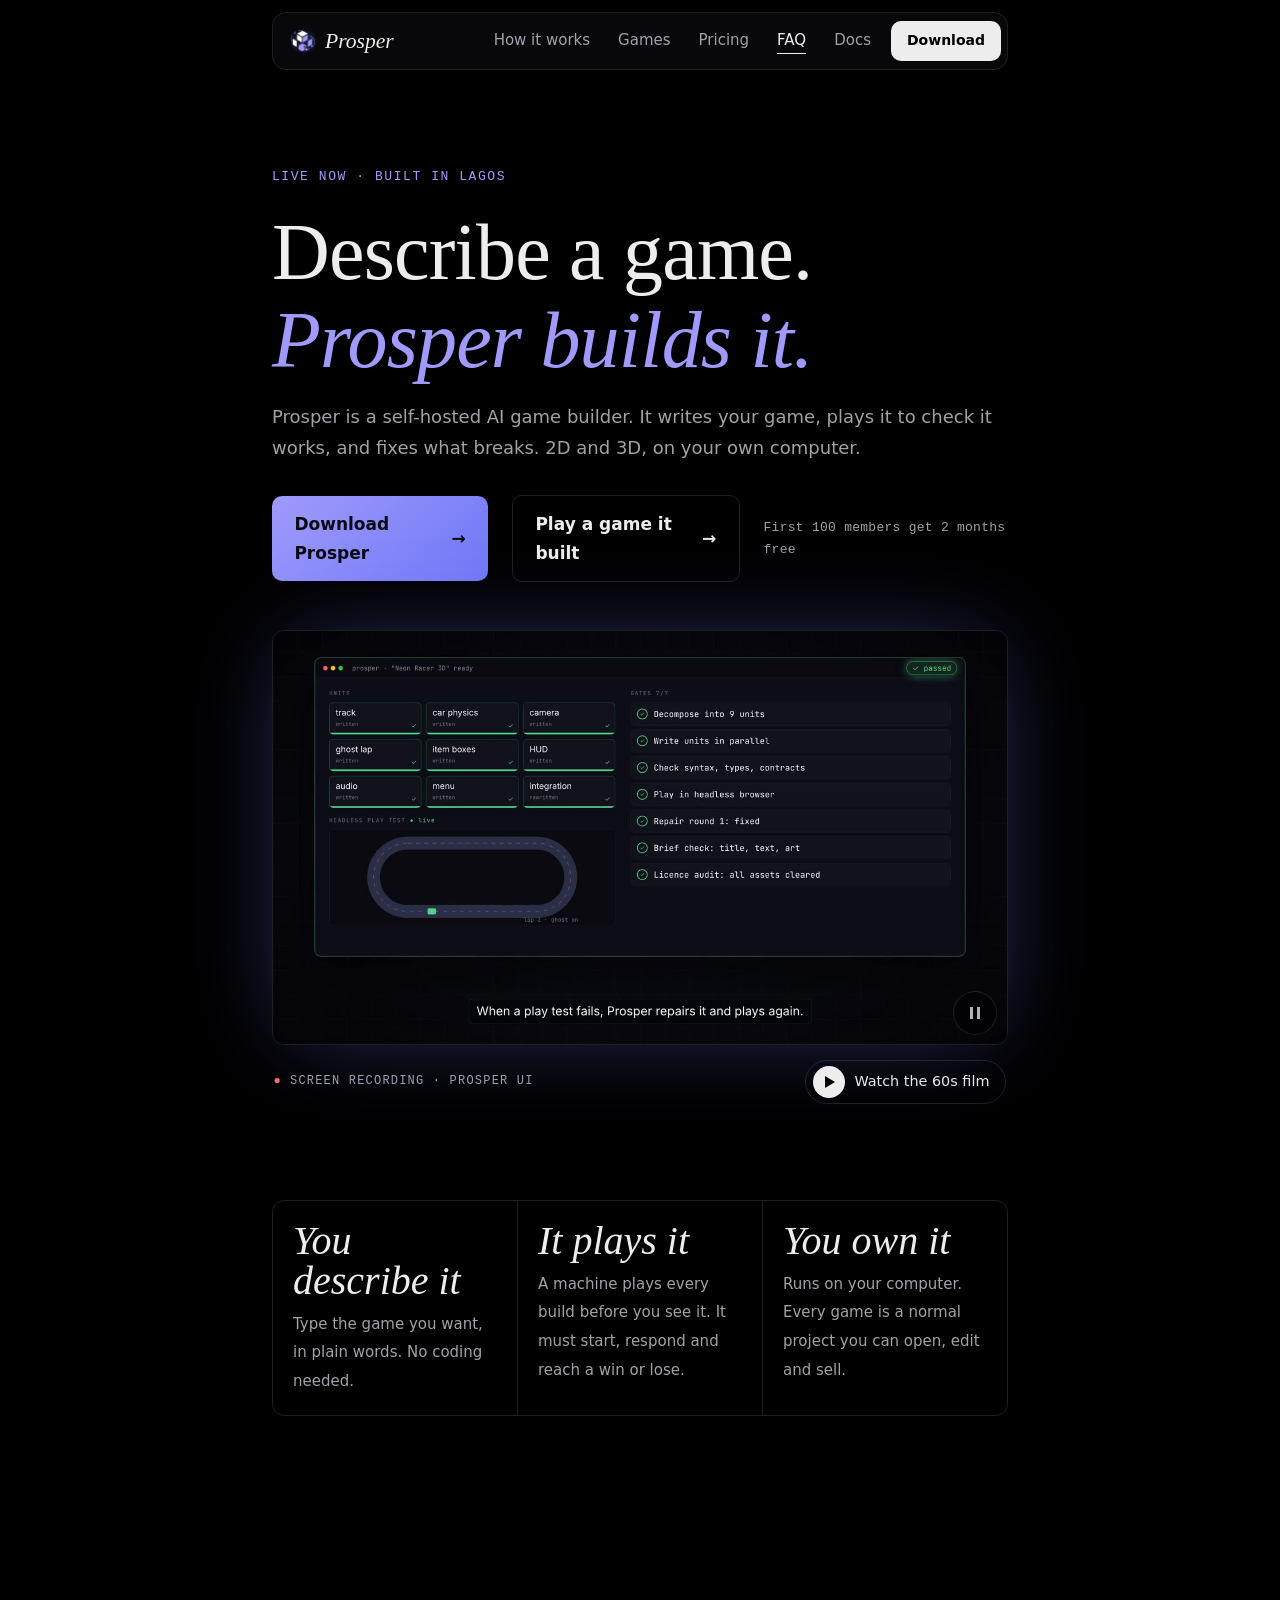
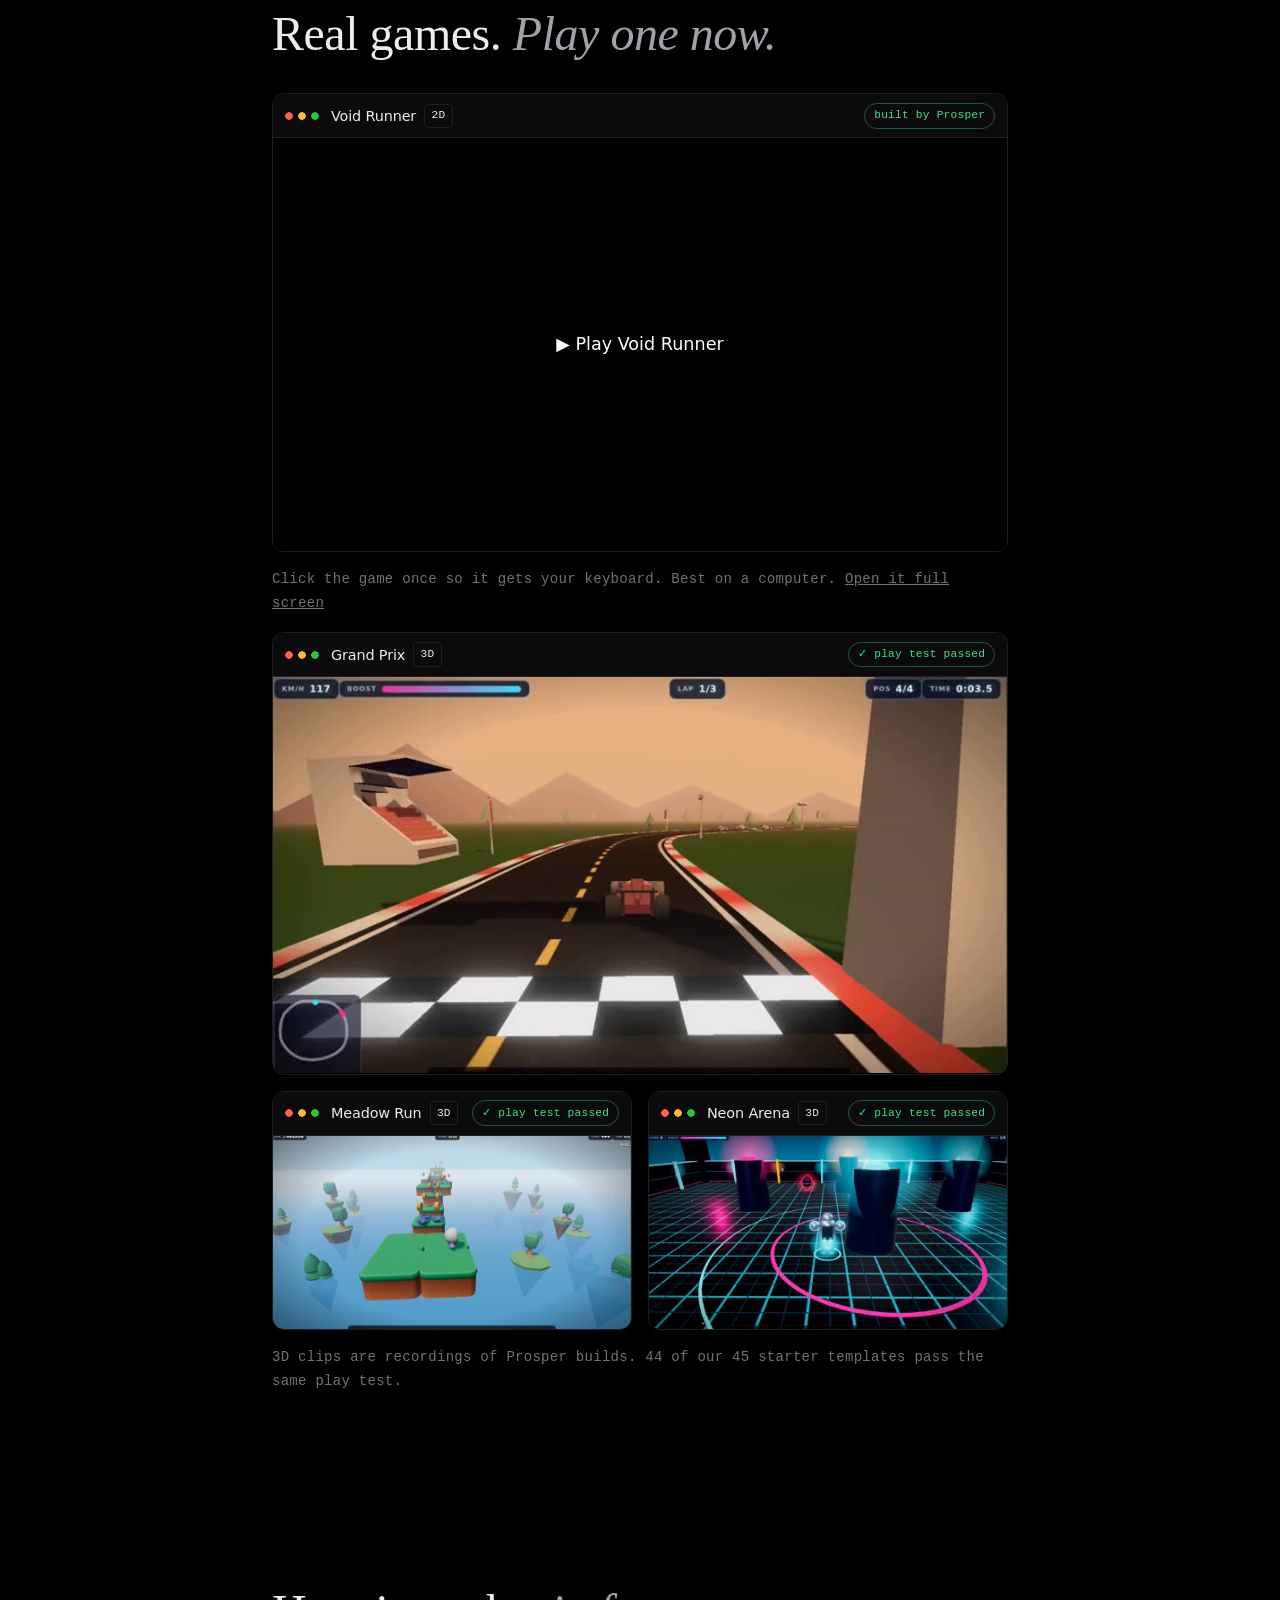
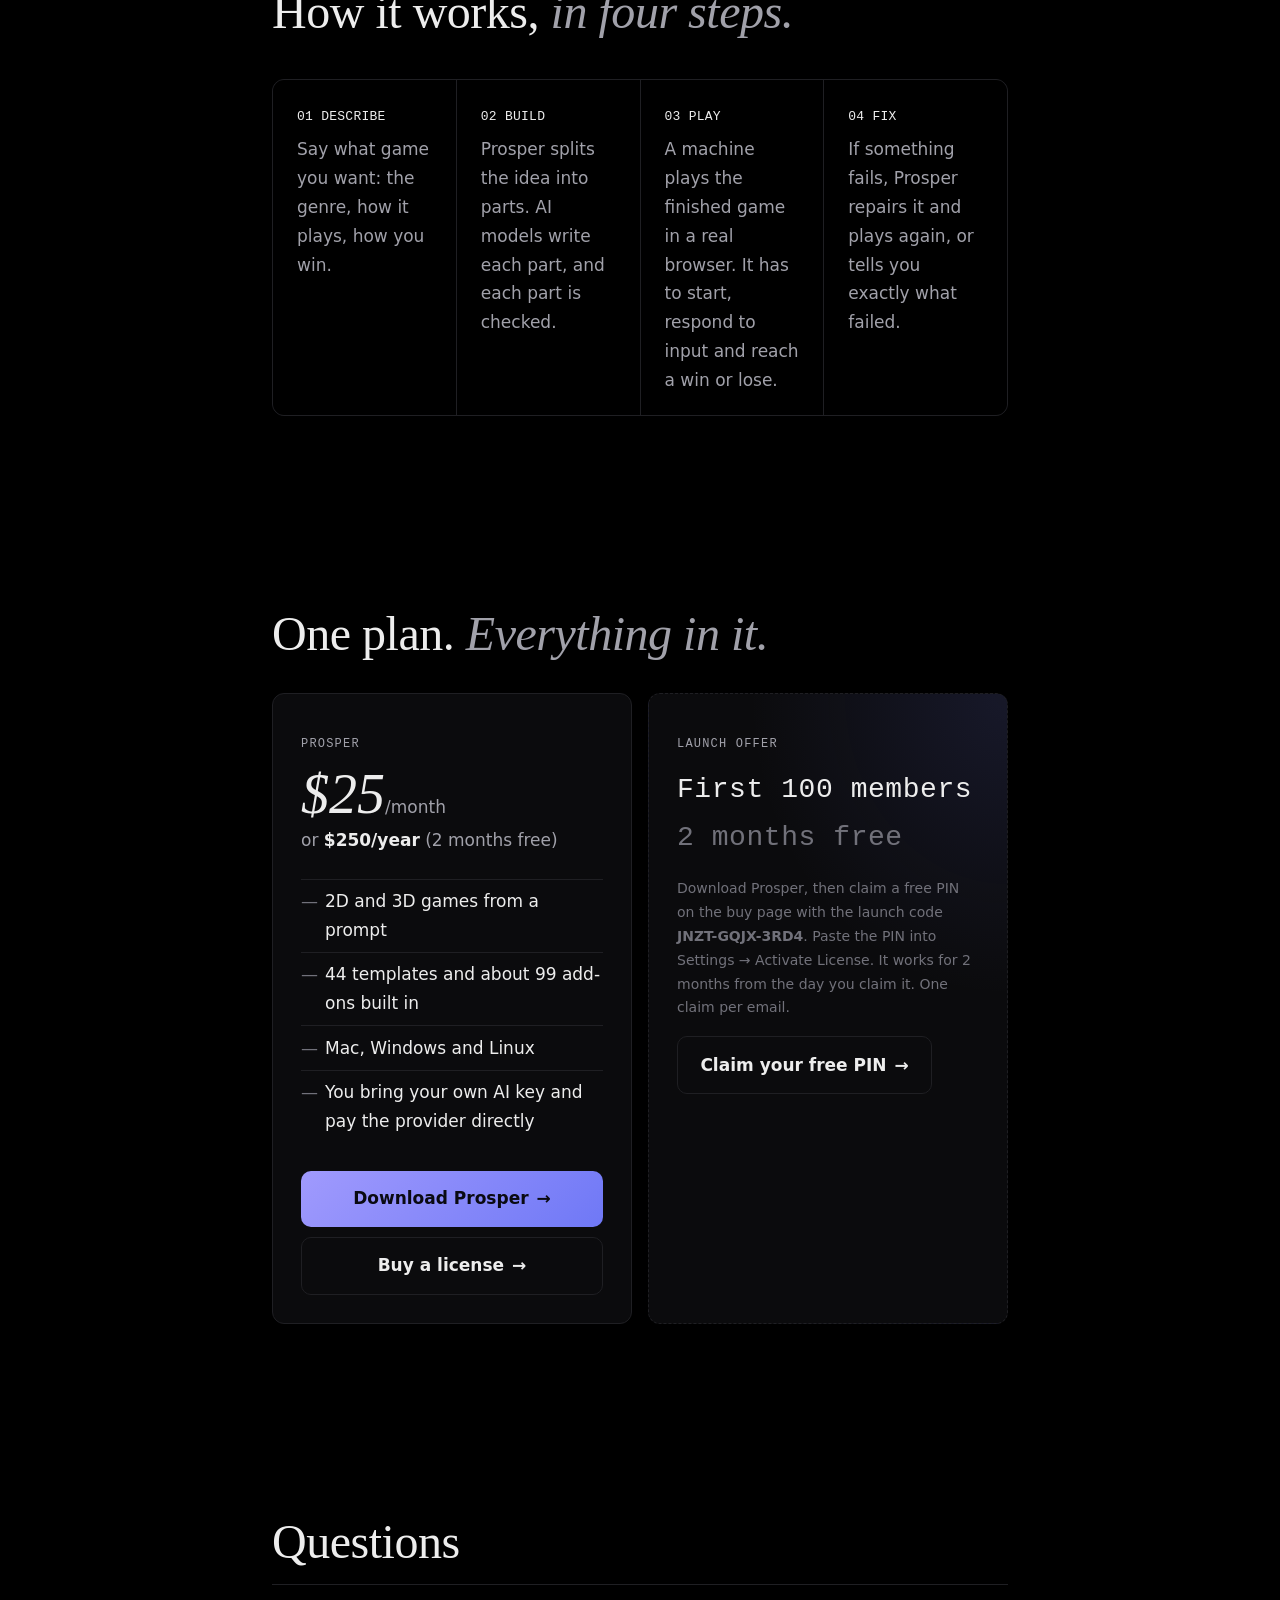
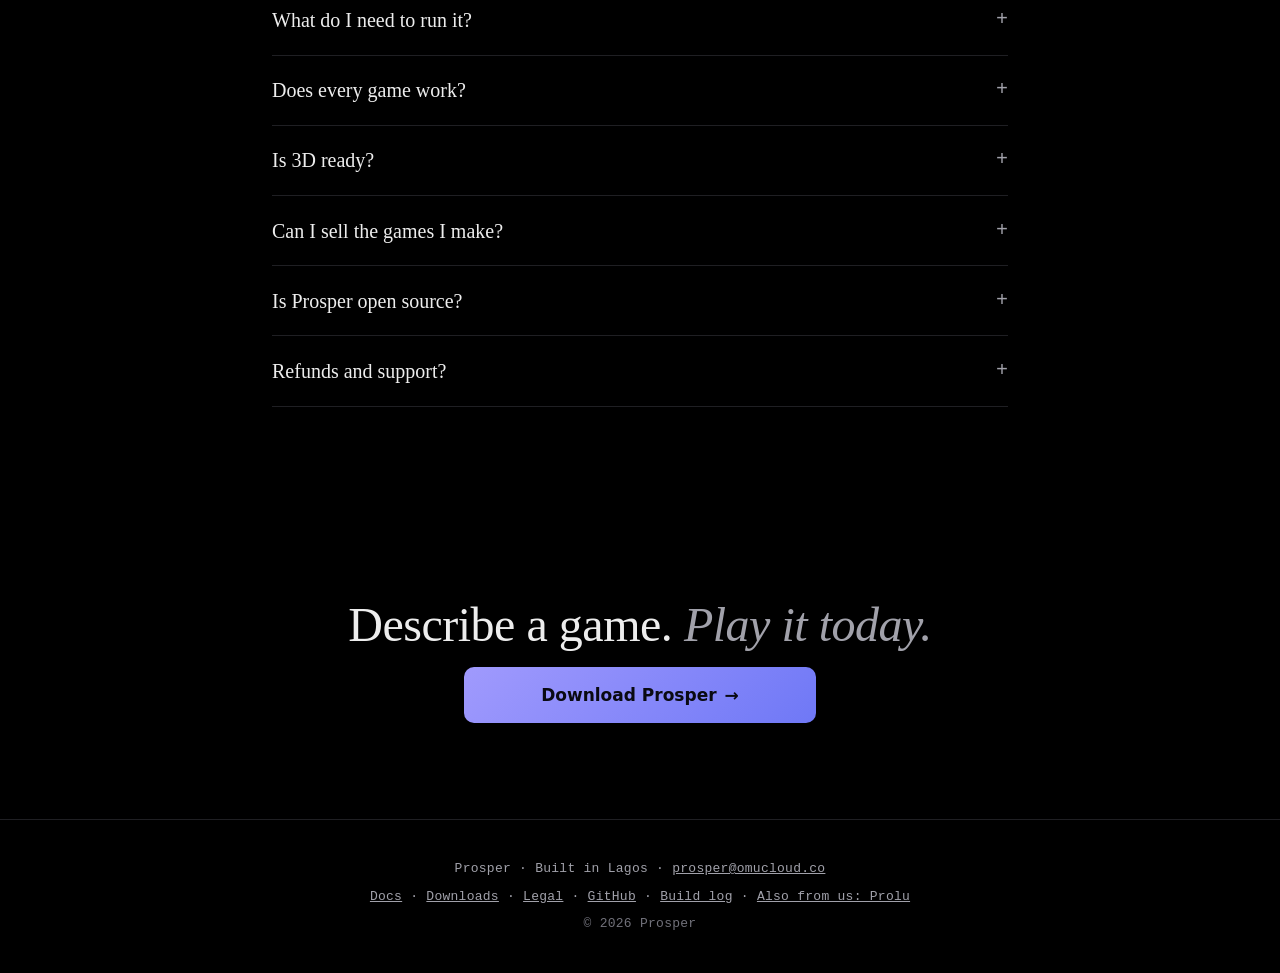
<file: index.html>
<!doctype html>
<html lang="en">
<head>
<meta charset="utf-8">
<meta name="viewport" content="width=device-width, initial-scale=1">
<title>Prosper: describe a game, get a game that was already played</title>
<meta name="description" content="Prosper is a self-hosted AI game builder for 2D and 3D web games. Describe a game; Prosper writes it, plays it to check it works, and fixes what breaks. Launches 20 October 2026.">
<link rel="canonical" href="https://prolu.indevs.in/">
<meta name="theme-color" content="#000000">
<meta property="og:type" content="website">
<meta property="og:title" content="Prosper: describe a game, Prosper builds it">
<meta property="og:description" content="Describe a game. Prosper builds it, plays it, and fixes it. Self-hosted. Launches 20 October 2026.">
<meta property="og:url" content="https://prolu.indevs.in/">
<meta property="og:image" content="https://prolu.indevs.in/assets/film-poster.jpg">
<meta name="twitter:card" content="summary_large_image">
<link rel="icon" href="assets/apple-touch-icon.png">
<link rel="apple-touch-icon" href="assets/apple-touch-icon.png">
<link rel="preload" as="image" href="assets/run-poster.jpg">
<link rel="stylesheet" href="styles.css">
<script type="application/ld+json">
{"@context":"https://schema.org","@type":"SoftwareApplication","name":"Prosper","applicationCategory":"DeveloperApplication","operatingSystem":"Linux, macOS, Windows (self-hosted)","description":"AI pipeline that builds, plays and repairs games until they pass a play gate.","offers":[{"@type":"Offer","price":"25","priceCurrency":"USD","description":"Monthly"},{"@type":"Offer","price":"250","priceCurrency":"USD","description":"Annual"}],"author":{"@type":"Organization","name":"Prosper","email":"prosper@omucloud.co","address":{"@type":"PostalAddress","addressLocality":"Lagos","addressCountry":"NG"}}}
</script>
<script src="main.js" defer></script>
</head>
<body>
<a class="skip" href="#main">Skip to content</a>

<header class="nav">
  <a href="#top" class="logo" aria-label="Prosper home"><img src="assets/logo-mark.png" alt="" width="28" height="26">Prosper</a>
  <nav aria-label="Primary">
    <ul id="nav-links">
      <li><a href="#how">How it works</a></li>
      <li><a href="#games">Games</a></li>
      <li><a href="#pricing">Pricing</a></li>
      <li><a href="#faq">FAQ</a></li>
      <li><a href="/Docs/">Docs</a></li>
    </ul>
  </nav>
  <a href="/download/#prosper" class="nav-cta">Download</a>
  <button type="button" class="menu-btn" aria-haspopup="dialog" aria-expanded="false" aria-controls="menu" aria-label="Open menu"><span class="burger" aria-hidden="true"></span></button>
</header>

<!-- Mobile menu: native modal dialog = focus trap, Escape and inert page for free -->
<dialog class="menu" id="menu" aria-label="Menu">
  <div class="menu-top">
    <span class="logo" aria-hidden="true"><img src="assets/logo-mark.png" alt="" width="28" height="26">Prosper</span>
    <button type="button" class="menu-close" aria-label="Close menu"><span class="burger x" aria-hidden="true"></span></button>
  </div>
  <p class="menu-status mono" style="--i:0"><span class="pulse" aria-hidden="true"></span><span><span data-launch>Launches 20.10.2026</span> · Built in Lagos</span></p>
  <nav aria-label="Menu">
    <ol class="menu-links">
      <li style="--i:1"><a href="#top"><span class="mono">01</span>Watch it work</a></li>
      <li style="--i:2"><a href="#how"><span class="mono">02</span>How it works</a></li>
      <li style="--i:3"><a href="#games"><span class="mono">03</span>Play a game</a></li>
      <li style="--i:4"><a href="#pricing"><span class="mono">04</span>Pricing</a></li>
      <li style="--i:5"><a href="#faq"><span class="mono">05</span>FAQ</a></li>
    </ol>
  </nav>
  <div class="menu-offer" style="--i:6">
    <p class="mono label">First 100 members · 2 months free</p>
    <div class="meter" aria-hidden="true" data-seats-wrap hidden><i></i></div>
    <p class="mono seats" data-seats-wrap hidden><span data-seats-left></span> of 100 launch spots left</p>
    <a href="/download/#prosper" class="btn btn-block">Download Prosper</a>
  </div>
  <p class="menu-foot mono" style="--i:7"><a href="mailto:prosper@omucloud.co">prosper@omucloud.co</a> · <a href="#" data-discord>Discord</a></p>
</dialog>

<!-- Launch film: loads only when opened -->
<dialog class="film" id="film" aria-labelledby="film-h">
  <div class="film-top">
    <h2 id="film-h" class="mono label">Prosper launch film · 60s</h2>
    <button type="button" class="menu-close" data-film-close aria-label="Close film"><span class="burger x" aria-hidden="true"></span></button>
  </div>
  <video controls playsinline preload="none" poster="assets/film-poster.jpg" width="1280" height="720"><source src="assets/film.mp4" type="video/mp4"></video>
  <details class="film-text">
    <summary>Read what's in the film</summary>
    <p>Music only, no voice. On screen: "Describe a game. Prosper builds it." Weeks of setup before anything plays. Prosper, the AI game builder that plays every build. A prompt, "A neon 3D racer with ghost laps and item boxes", is split into units, written in parallel, checked, then played in a headless browser. When a play test fails, Prosper repairs it and plays again. Real games, play-tested before you ever see them: Grand Prix, Meadow Run, Neon Arena. 189 builds: about 70% of 2D and 65% of 3D games play (3D work in progress). Every one played by a machine before you see it. Full source. Licensed assets. Your keys. Launches 20 October, and the first 100 customers get 2 months free.</p>
  </details>
</dialog>

<main id="main">
<!-- 1. HERO -->
<section class="hero" id="top" aria-labelledby="h1">
  <p class="eyebrow mono"><span data-launch>Launches 20.10.2026</span> · Built in Lagos</p>
  <h1 id="h1"><span class="line">Describe a game.</span> <em class="line">Prosper builds it.</em></h1>
  <p class="sub">Prosper is a self-hosted AI game builder. It writes your game, plays it to check it works, and fixes what breaks. 2D and 3D, on your own computer.</p>
  <div class="hero-actions">
    <a href="/download/#prosper" class="btn">Download Prosper</a>
    <a href="#games" class="btn btn-ghost">Play a game it built</a>
    <p class="seats mono" aria-live="polite">First 100 members get 2 months free<span data-seats-wrap hidden> · <span data-seats-left></span> spots left</span></p>
  </div>

  <figure class="run">
    <div class="run-frame">
      <video data-autoplay muted loop playsinline preload="metadata" poster="assets/run-poster.jpg" width="1280" height="720" aria-describedby="run-desc">
        <source src="assets/run.mp4" type="video/mp4">
      </video>
      <button type="button" class="run-toggle" data-toggle aria-label="Pause recording" hidden><span aria-hidden="true"></span></button>
    </div>
    <figcaption>
      <span class="mono label">Screen recording · Prosper UI</span>
      <button type="button" class="film-btn" data-film><span class="play" aria-hidden="true"></span>Watch the 60s film</button>
    </figcaption>
    <p id="run-desc" class="visually-hidden">Prosper takes the prompt "A neon 3D racer with ghost laps and item boxes", splits it into 9 units, writes them in parallel and checks them. It then plays the game in a headless browser. The first play test fails, Prosper repairs it, and the build passes all 7 gates, including a licence audit.</p>
  </figure>
</section>

<!-- 2. WHAT YOU GET: three plain facts -->
<section id="proof" aria-labelledby="proof-h">
  <h2 id="proof-h" class="visually-hidden">What Prosper is</h2>
  <ul class="stats">
    <li><strong>You describe it</strong><span>Type the game you want, in plain words. No coding needed.</span></li>
    <li><strong>It plays it</strong><span>A machine plays every build before you see it. It must start, respond and reach a win or lose.</span></li>
    <li><strong>You own it</strong><span>Runs on your computer. Every game is a normal project you can open, edit and sell.</span></li>
  </ul>
</section>

<!-- 3. GAMES -->
<section id="games" aria-labelledby="games-h">
  <h2 id="games-h">Real games. <em>Play one now.</em></h2>
  <div class="game playable">
    <div class="game-bar"><i aria-hidden="true"></i><h3>Void Runner</h3><span class="mono tag">2D</span><span class="pass mono">built by Prosper</span></div>
    <div class="playwrap"><iframe id="game" title="Void Runner, a game built by Prosper" src="about:blank" data-base="https://prospernwo.netlify.app/games/" loading="lazy" allow="autoplay; fullscreen; gamepad"></iframe>
      <button type="button" class="playcover" id="playcover">▶ Play Void Runner</button></div>
  </div>
  <p class="fine mono">Click the game once so it gets your keyboard. Best on a computer. <a id="opengame" href="https://prospernwo.netlify.app/games/void_runner/" target="_blank" rel="noopener">Open it full screen</a></p>
  <ul class="games">
    <li class="game"><div class="game-bar"><i aria-hidden="true"></i><h3>Grand Prix</h3><span class="mono tag">3D</span><span class="pass mono">✓ play test passed</span></div>
      <video data-autoplay muted loop playsinline preload="none" poster="assets/grand-prix.jpg" width="800" height="432" aria-label="Grand Prix: a low-poly 3D racer with lap, position and boost display"><source src="assets/grand-prix.mp4" type="video/mp4"></video></li>
    <li class="game"><div class="game-bar"><i aria-hidden="true"></i><h3>Meadow Run</h3><span class="mono tag">3D</span><span class="pass mono">✓ play test passed</span></div>
      <video data-autoplay muted loop playsinline preload="none" poster="assets/meadow-run.jpg" width="800" height="432" aria-label="Meadow Run: a 3D platformer across floating grass islands"><source src="assets/meadow-run.mp4" type="video/mp4"></video></li>
    <li class="game"><div class="game-bar"><i aria-hidden="true"></i><h3>Neon Arena</h3><span class="mono tag">3D</span><span class="pass mono">✓ play test passed</span></div>
      <video data-autoplay muted loop playsinline preload="none" poster="assets/neon-arena.jpg" width="800" height="432" aria-label="Neon Arena: a 3D arena game on a glowing neon grid"><source src="assets/neon-arena.mp4" type="video/mp4"></video></li>
  </ul>
  <p class="fine mono">3D clips are recordings of Prosper builds. 44 of our 45 starter templates pass the same play test.</p>
</section>

<!-- 4. HOW -->
<section id="how" aria-labelledby="how-h">
  <h2 id="how-h">How it works, <em>in four steps.</em></h2>
  <ol class="steps">
    <li><span class="mono">01 DESCRIBE</span><p>Say what game you want: the genre, how it plays, how you win.</p></li>
    <li><span class="mono">02 BUILD</span><p>Prosper splits the idea into parts. AI models write each part, and each part is checked.</p></li>
    <li><span class="mono">03 PLAY</span><p>A machine plays the finished game in a real browser. It has to start, respond to input and reach a win or lose.</p></li>
    <li><span class="mono">04 FIX</span><p>If something fails, Prosper repairs it and plays again, or tells you exactly what failed.</p></li>
  </ol>
</section>

<!-- 5. PRICING -->
<section id="pricing" aria-labelledby="price-h">
  <h2 id="price-h">One plan. <em>Everything in it.</em></h2>
  <div class="price-grid">
    <div class="plan">
      <p class="mono label">Prosper</p>
      <p class="price"><strong>$25</strong><span>/month</span></p>
      <p class="price-alt">or <strong>$250/year</strong> (2 months free)</p>
      <ul class="checks">
        <li>2D and 3D games from a prompt</li>
        <li>44 templates and about 99 add-ons built in</li>
        <li>Mac, Windows and Linux</li>
        <li>You bring your own AI key and pay the provider directly</li>
      </ul>
      <a href="/download/#prosper" class="btn">Download Prosper</a>
      <a href="https://prosper.qzz.io/buy" class="btn btn-ghost" style="margin-top:.6rem">Buy a license</a>
    </div>
    <div class="seat-card" aria-label="Launch offer">
      <p class="mono label">Launch offer</p>
      <p class="seat-no mono">First 100 members <span class="dim">2 months free</span></p>
      <div class="meter" aria-hidden="true" data-seats-wrap hidden><i></i></div>
      <p class="mono dim" data-seats-wrap hidden><span data-seats-taken></span> claimed · <span data-seats-left></span> left</p>
      <p class="fine">Download Prosper, then claim a free PIN on the buy page with the launch code <b style="user-select:all">JNZT-GQJX-3RD4</b>. Paste the PIN into Settings &rarr; Activate License. It works for 2 months from the day you claim it. One claim per email.</p>
      <a href="https://prosper.qzz.io/buy" class="btn btn-ghost" style="margin-top:1rem">Claim your free PIN</a>
    </div>
  </div>
</section>

<!-- 6. FAQ -->
<section id="faq" aria-labelledby="faq-h">
  <h2 id="faq-h">Questions</h2>
  <details><summary>What do I need to run it?</summary><p>A computer (Mac, Windows or Linux) and an AI model key from a provider you choose. Prosper runs on your machine; the key is yours and you pay the provider directly.</p></details>
  <details><summary>Does every game work?</summary><p>No. Prosper plays each build and repairs what it can. Complex physics, games with many scenes and 3D cameras fail most often. If a build still fails after repairs, Prosper stops and shows you what failed instead of calling it done.</p></details>
  <details><summary>Is 3D ready?</summary><p>3D works but is still in progress. It is included in your plan and improves with each release.</p></details>
  <details><summary>Can I sell the games I make?</summary><p>Yes. Each game is a normal project you own. Prosper uses only free-to-use art and sound, with a licence record for each file.</p></details>
  <details><summary>Is Prosper open source?</summary><p>No. Prosper itself is closed. The games it builds are yours, with full source.</p></details>
  <details><summary>Refunds and support?</summary><p>See the <a href="/legal/#terms">terms and refund rules</a>, or email <a href="mailto:prosper@omucloud.co">prosper@omucloud.co</a>.</p></details>
</section>

<section class="close" aria-labelledby="close-h">
  <h2 id="close-h">Describe a game. <em>Play it today.</em></h2>
  <p class="seats mono" data-seats-wrap hidden><span data-seats-left></span> of 100 launch spots left</p>
  <a href="/download/#prosper" class="btn">Download Prosper</a>
</section>
</main>

<footer class="foot mono">
  <p>Prosper · Built in Lagos · <a href="mailto:prosper@omucloud.co">prosper@omucloud.co</a></p>
  <p><a href="/Docs/">Docs</a> · <a href="/download/">Downloads</a> · <a href="/legal/">Legal</a> · <a href="https://github.com/Celaris-dev1" rel="noopener">GitHub</a> · <a href="https://prospernwo.netlify.app" rel="noopener">Build log</a> · <a href="/prolu/">Also from us: Prolu</a></p>
  <p class="dim">© 2026 Prosper</p>
</footer>
<script>
(function(){
  var f=document.getElementById('game'),cov=document.getElementById('playcover'),base=f.getAttribute('data-base');
  cov.addEventListener('click',function(){f.src=base+'void_runner/';cov.hidden=true;f.focus()});
})();
</script>
</body>
</html>
</file>
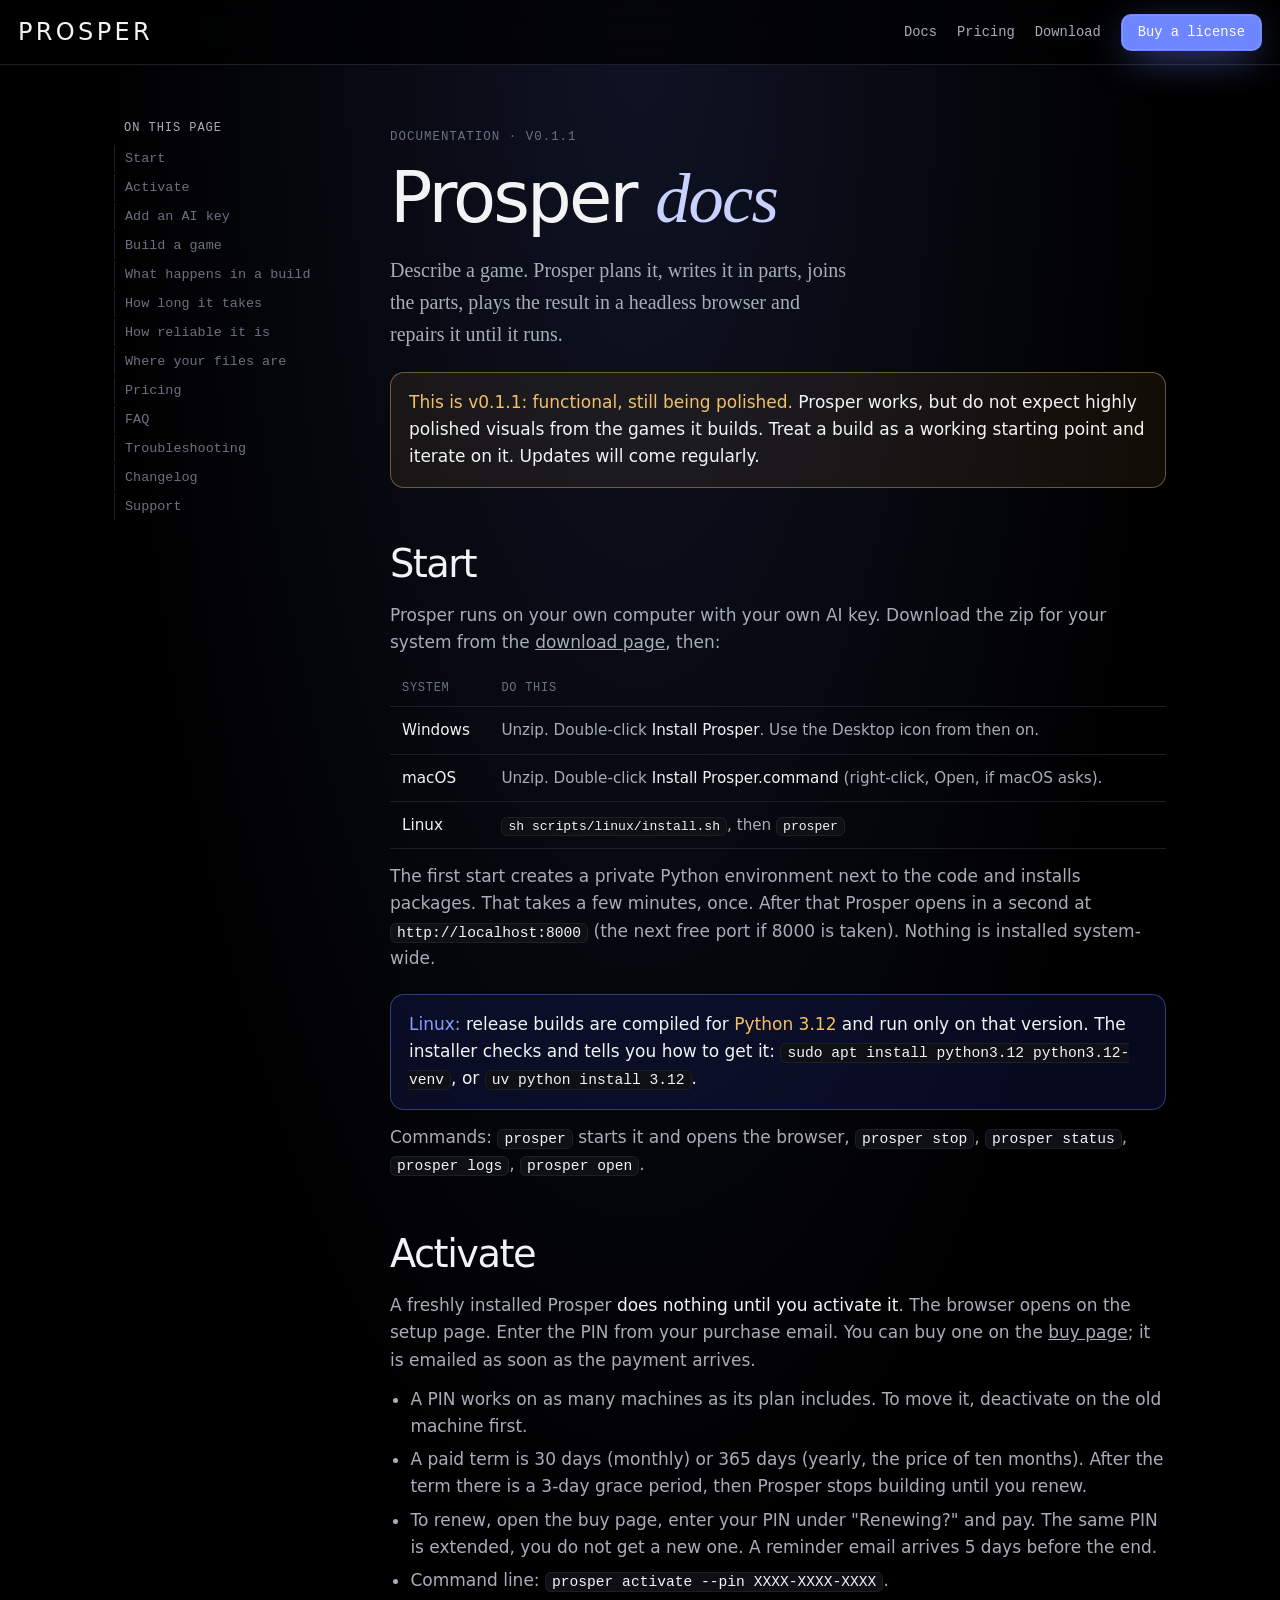
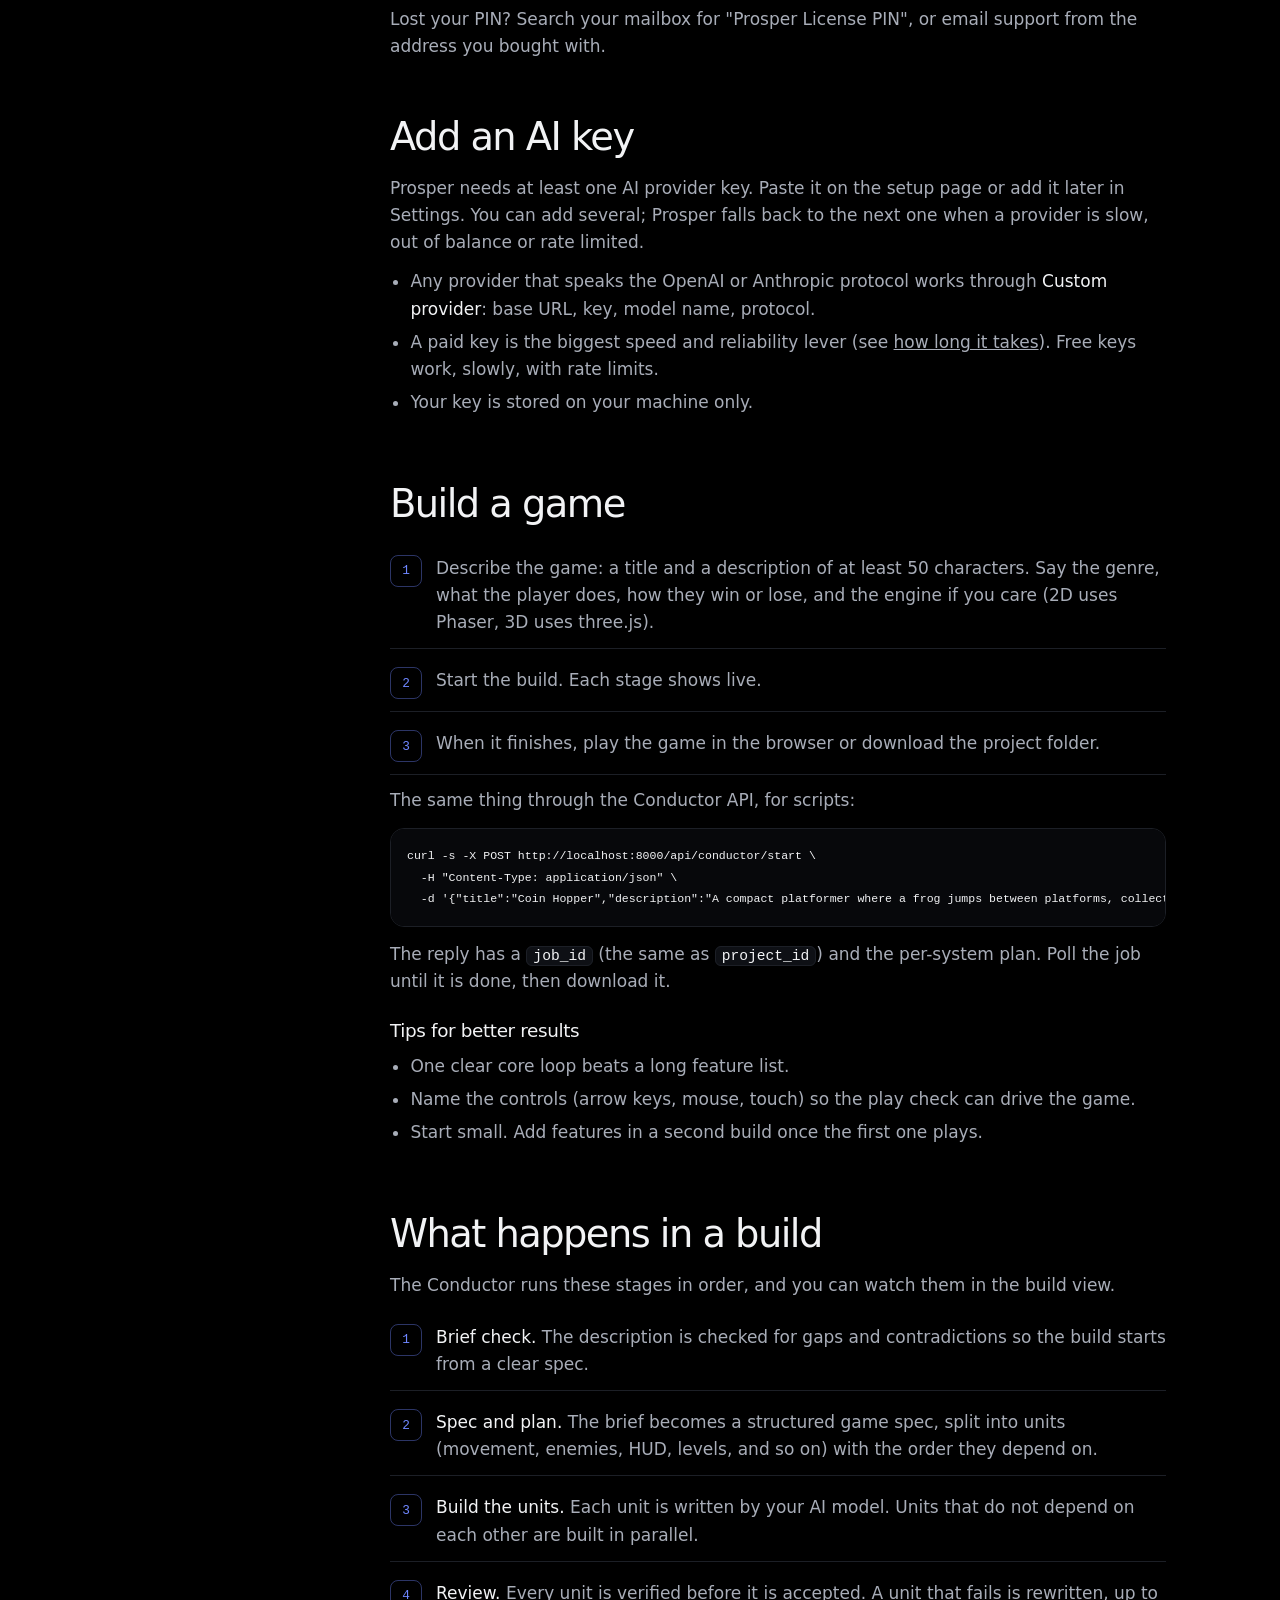
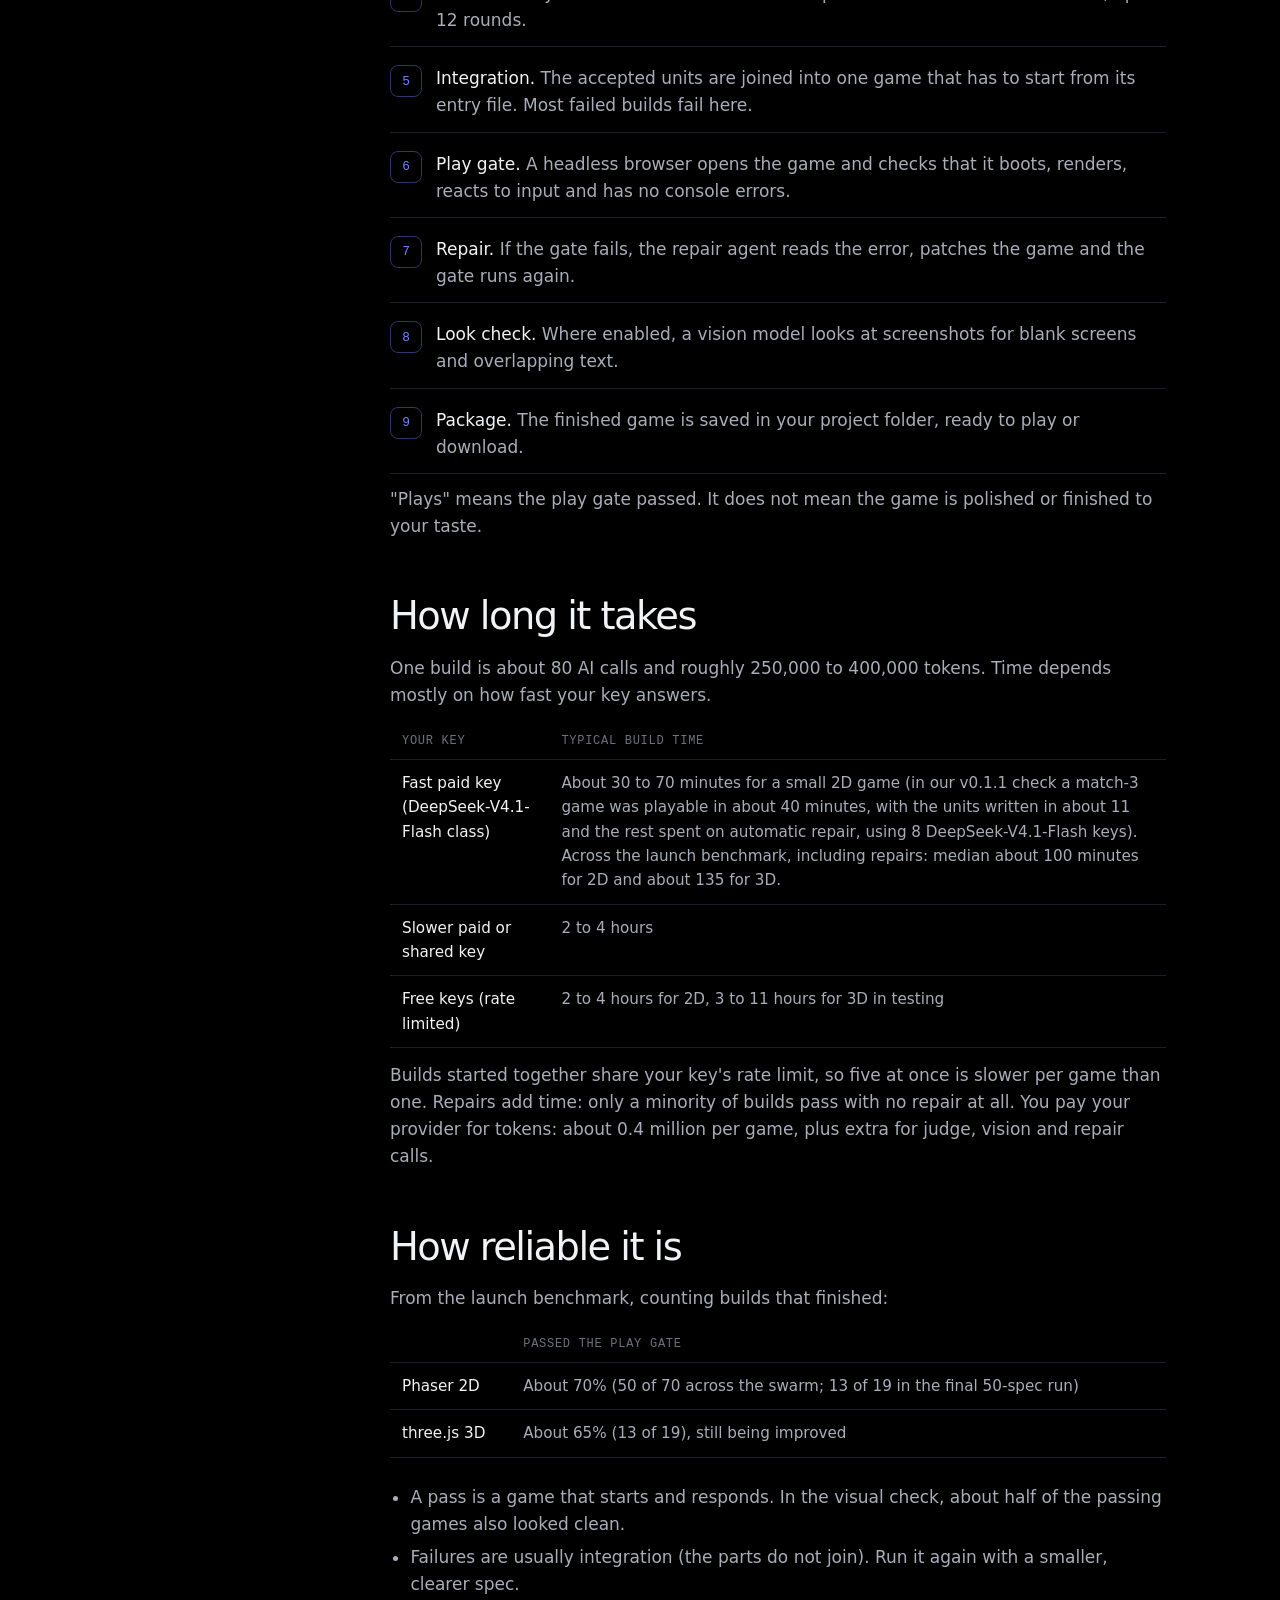
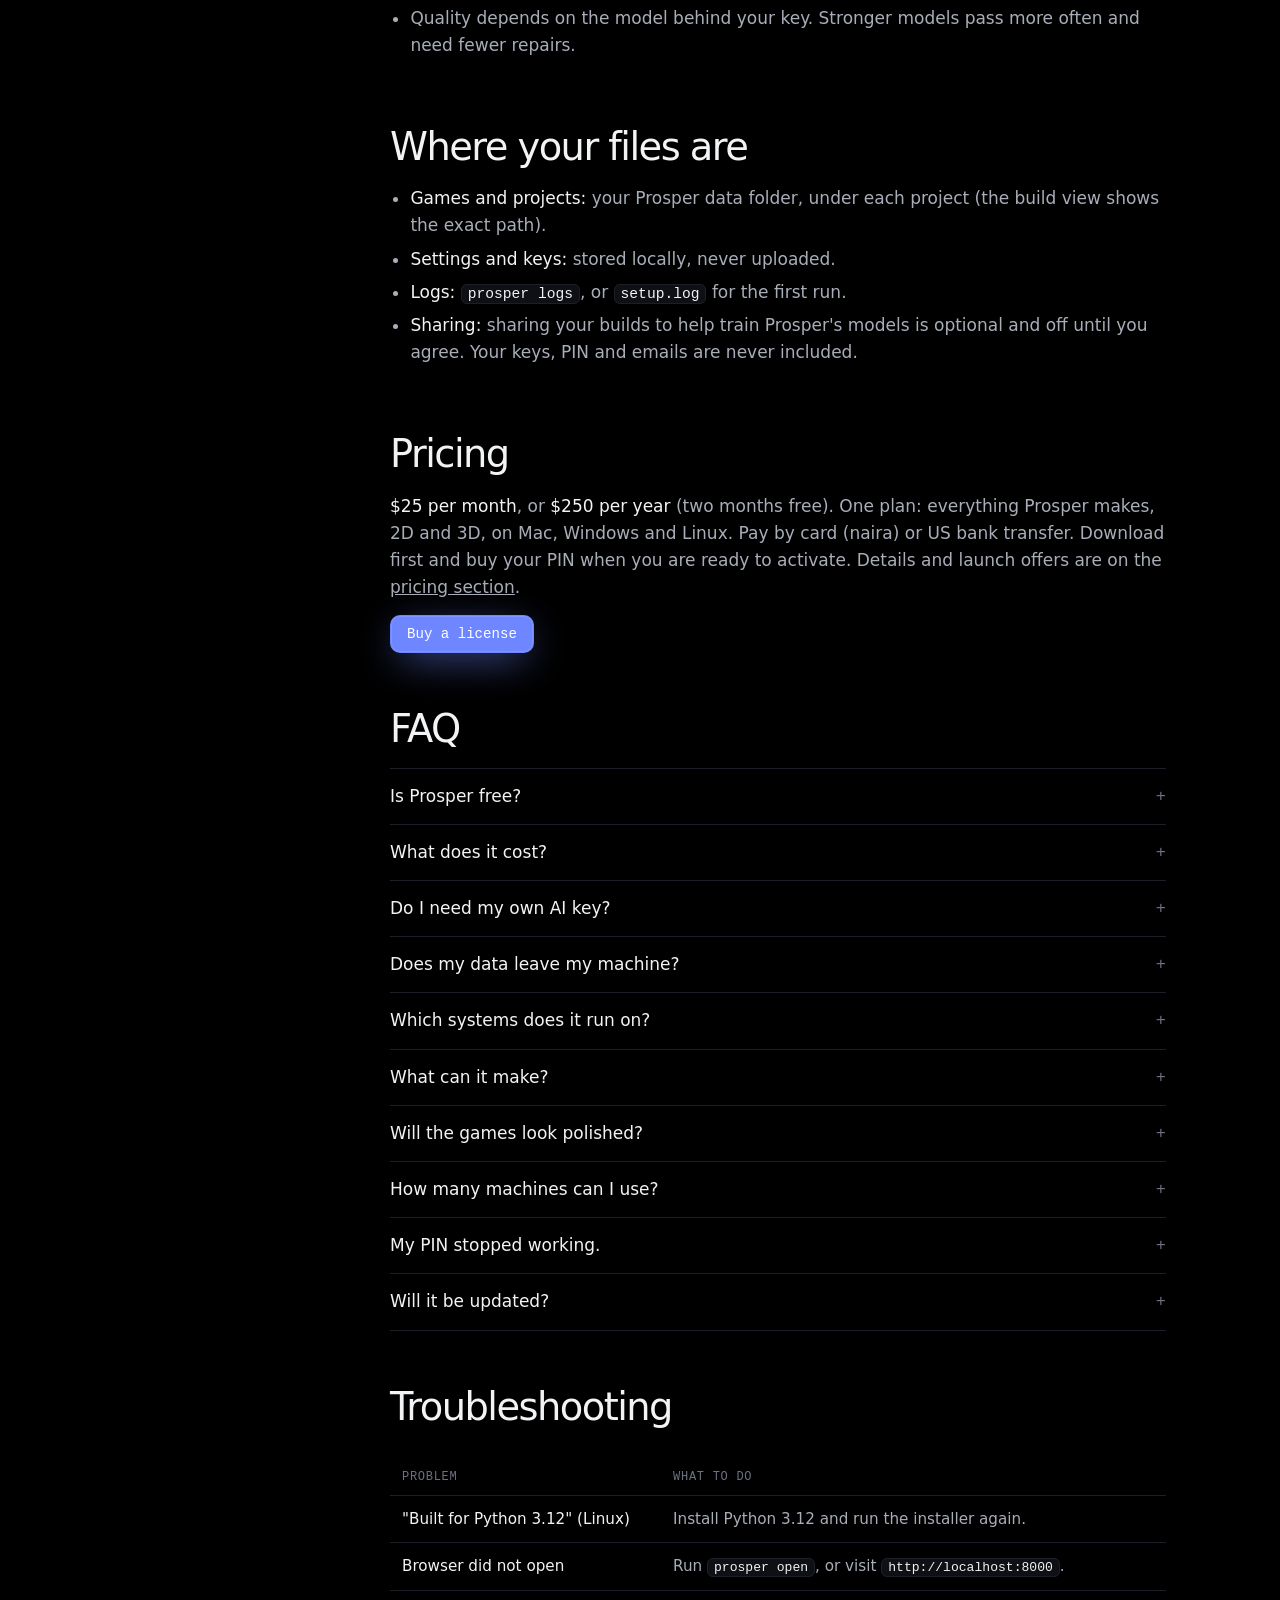
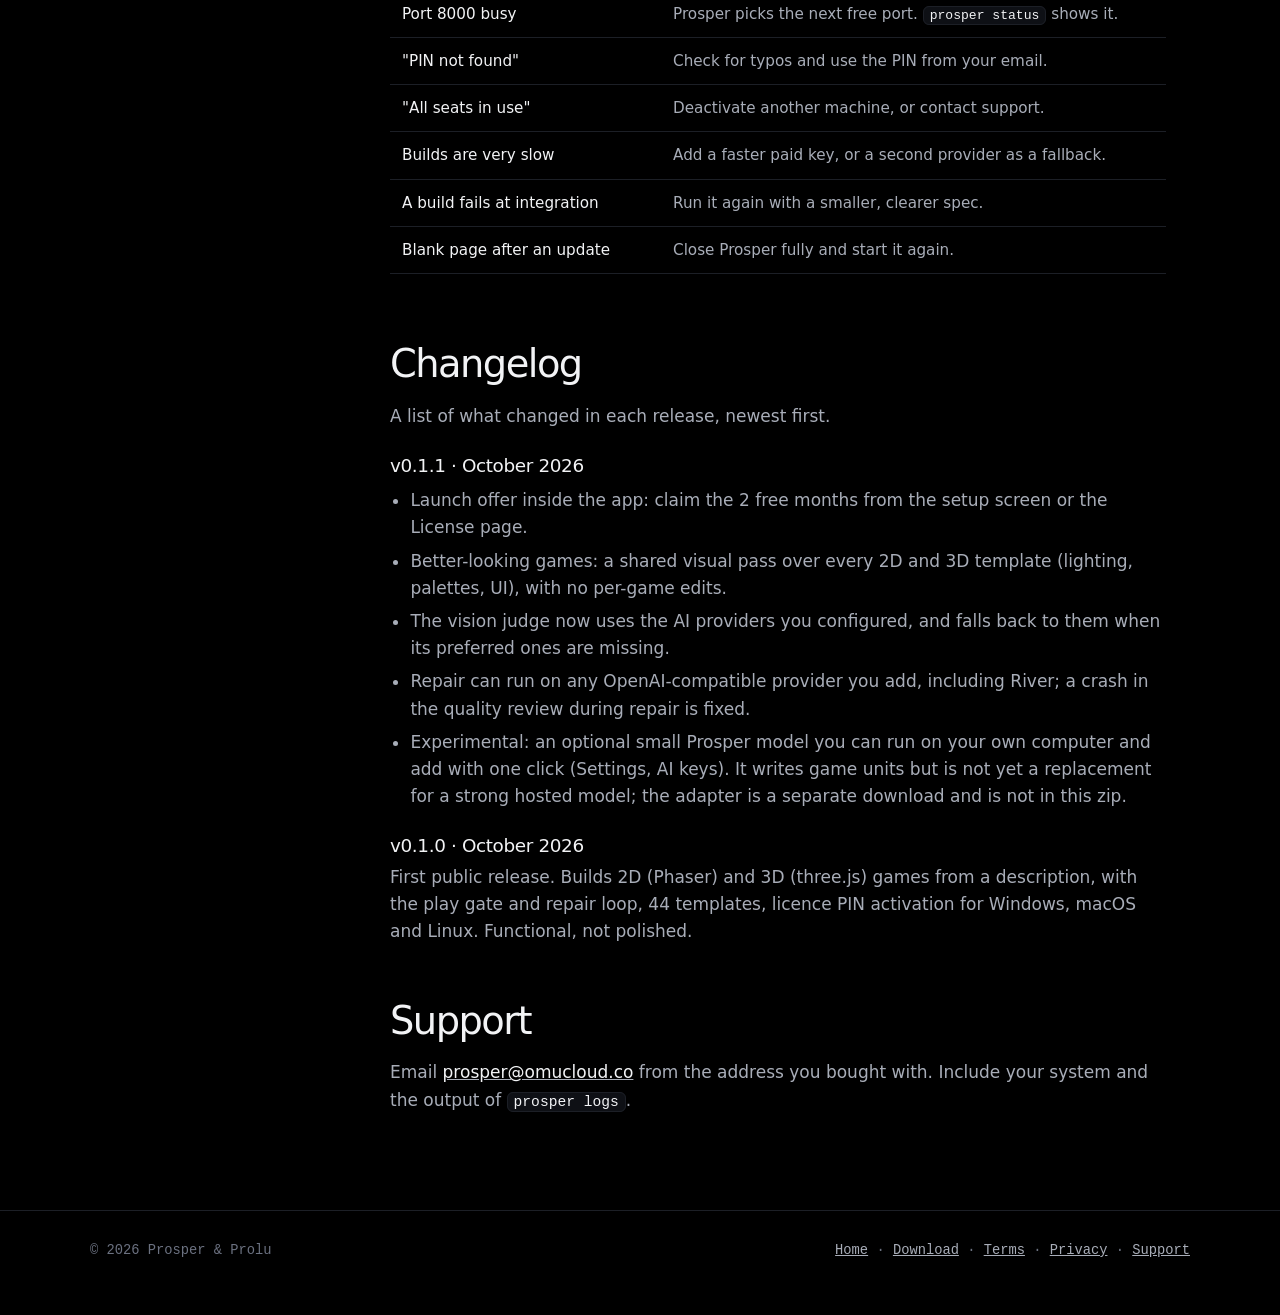
<file: docs/index.html>
<!doctype html><meta charset="utf-8"><title>Prosper docs</title><meta http-equiv="refresh" content="0;url=/Docs/"><link rel="canonical" href="https://prolu.indevs.in/Docs/"><a href="/Docs/">Prosper docs</a>
</file>
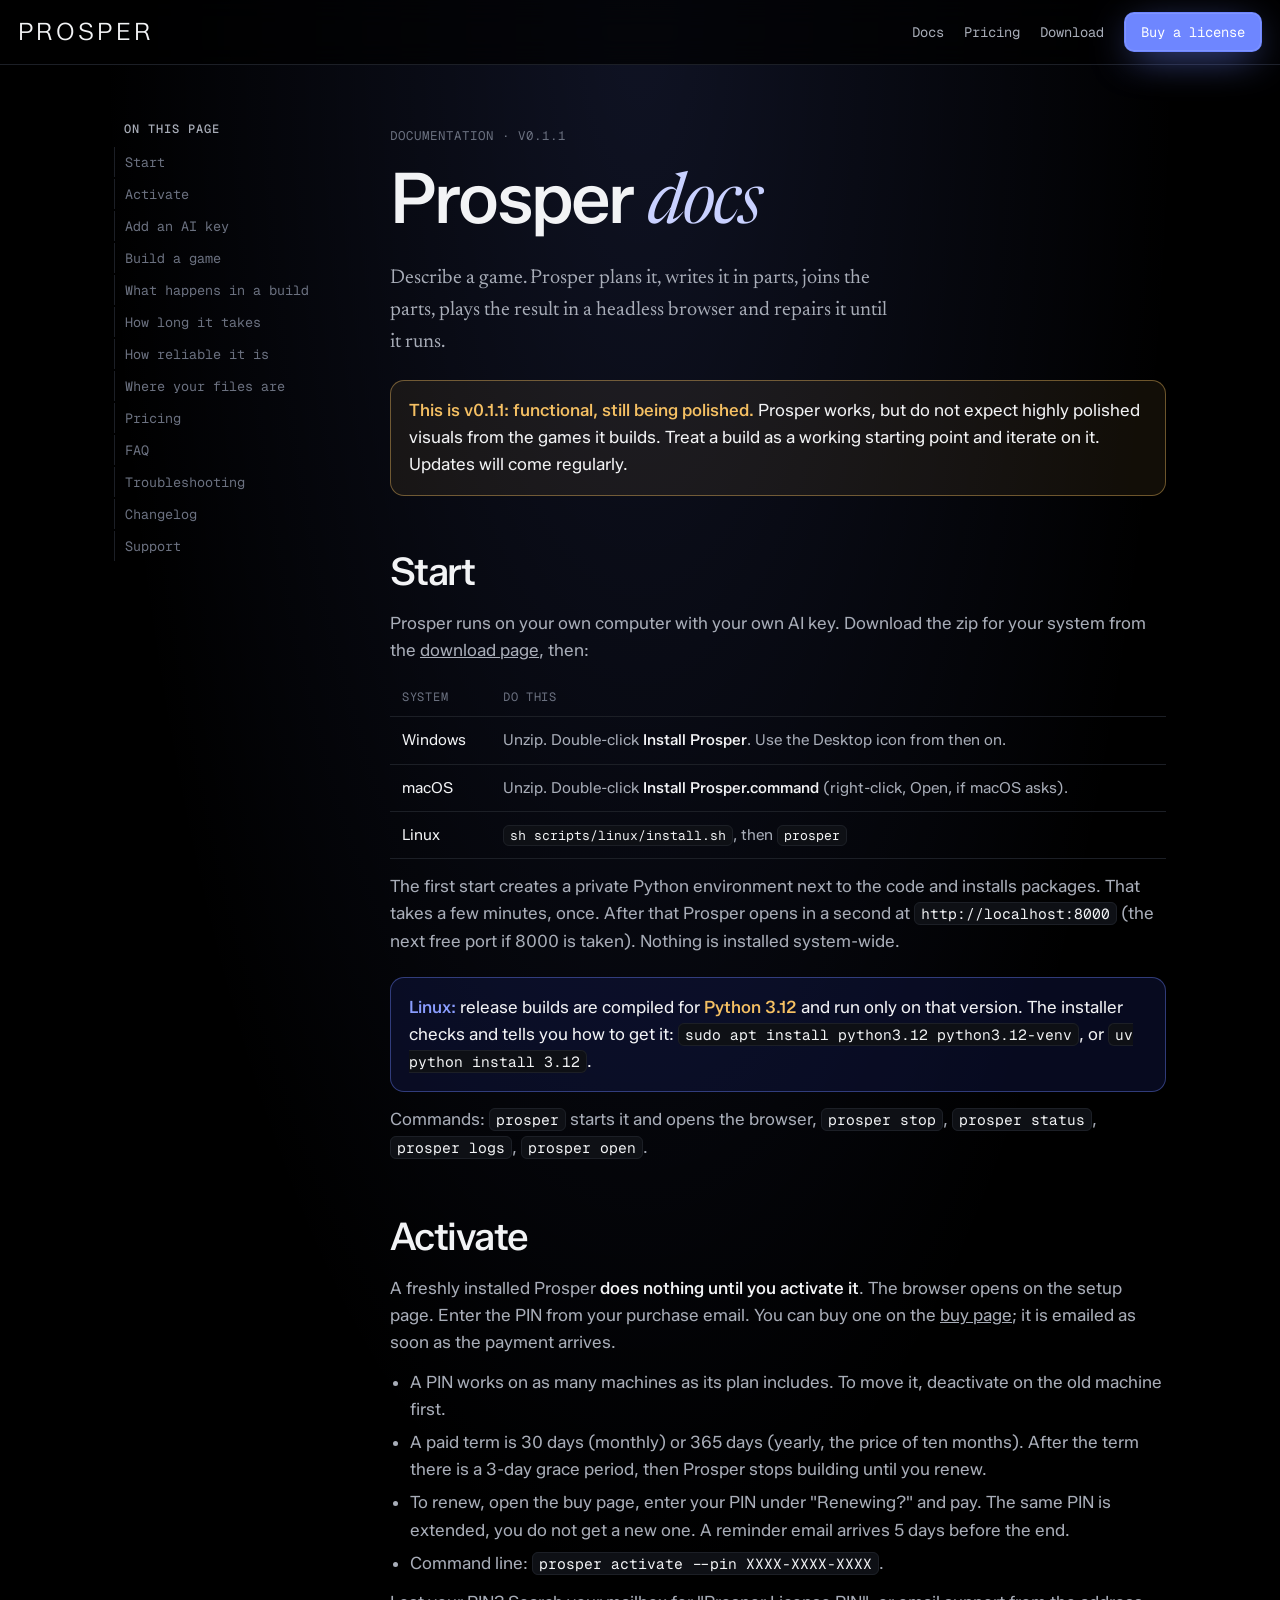
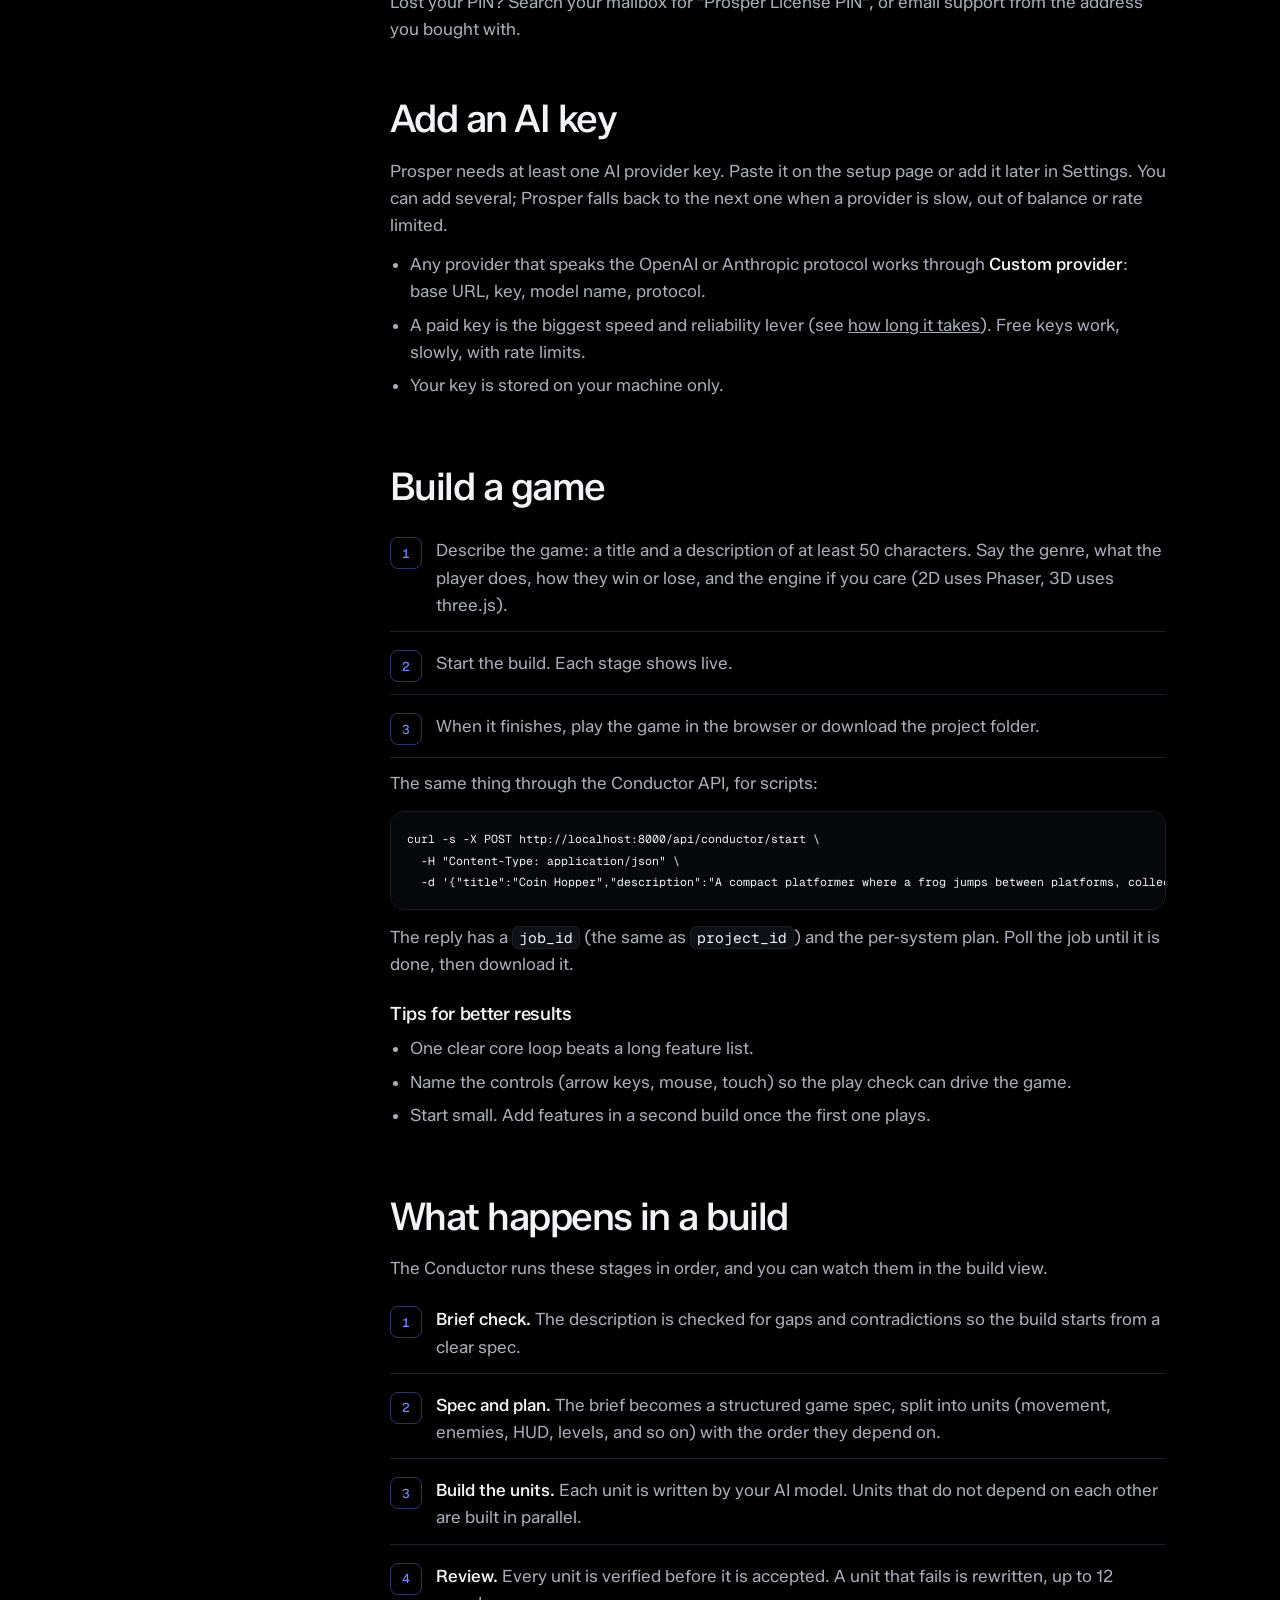
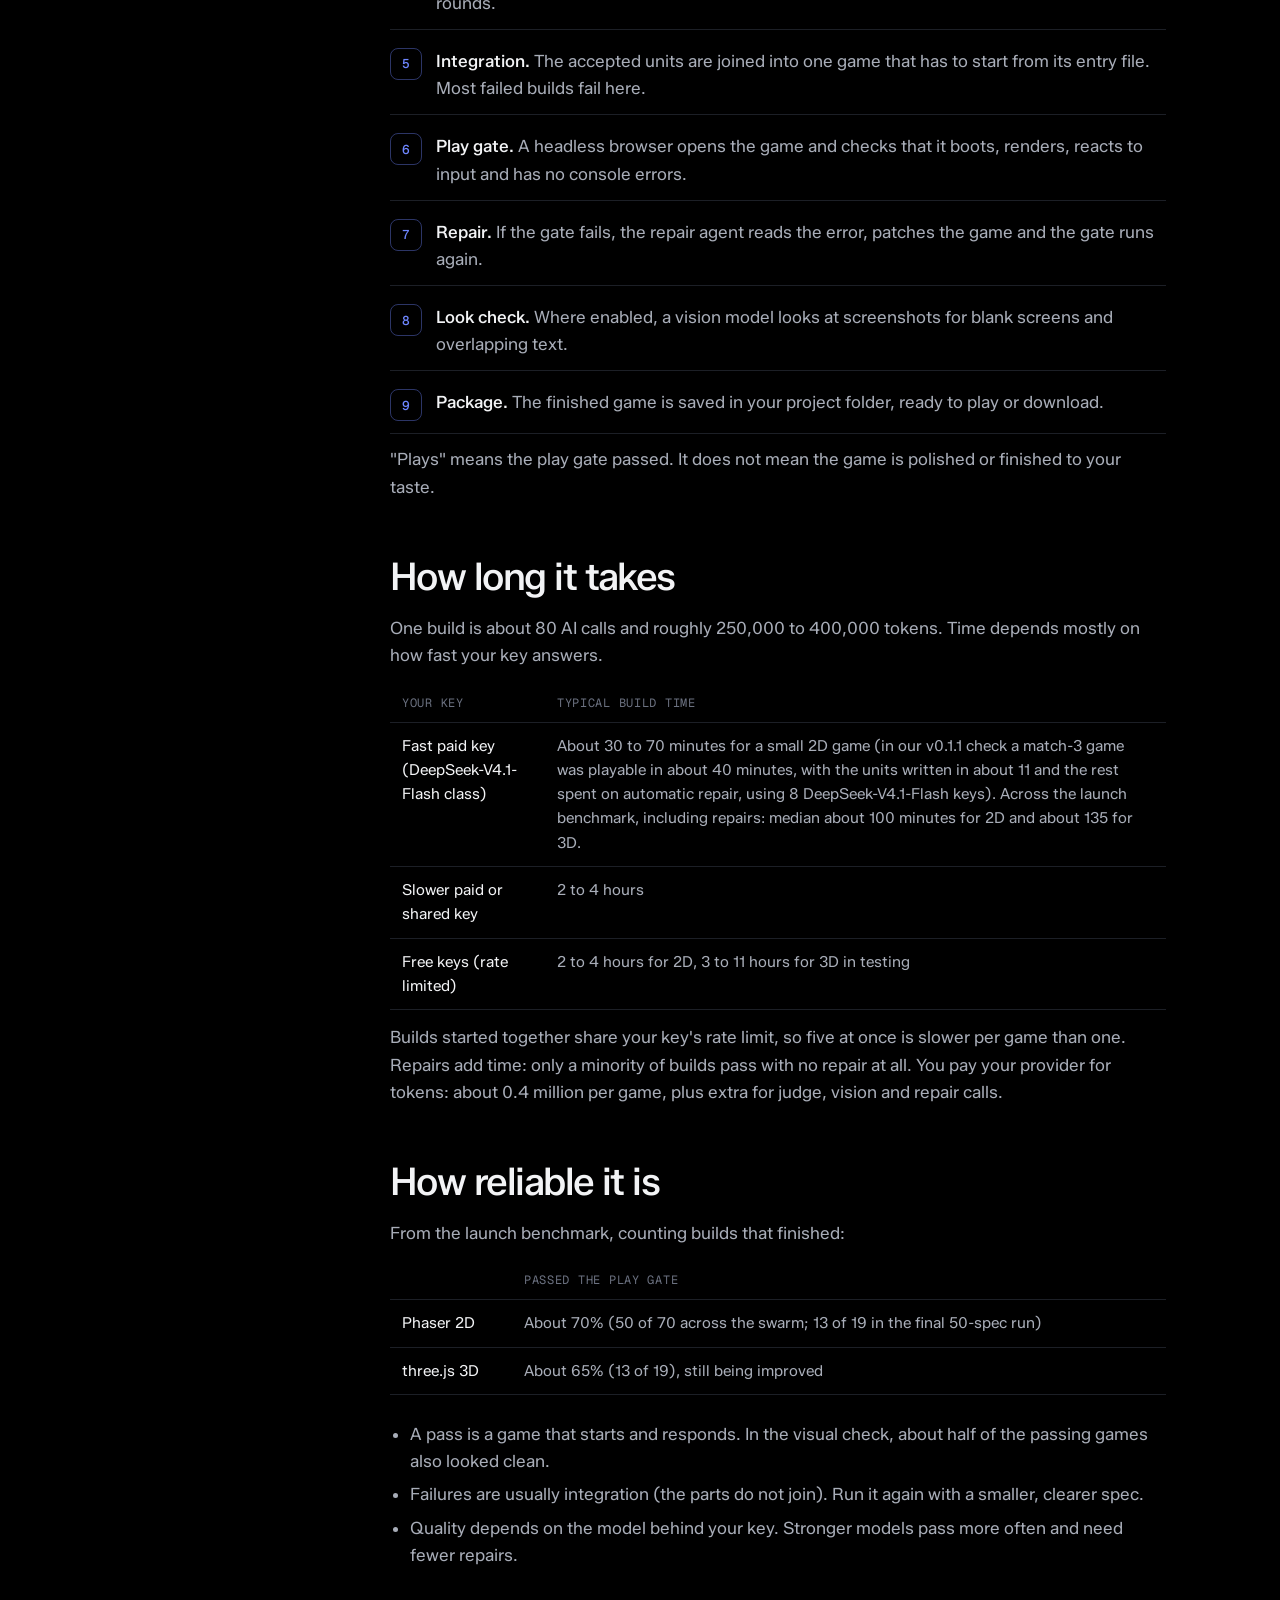
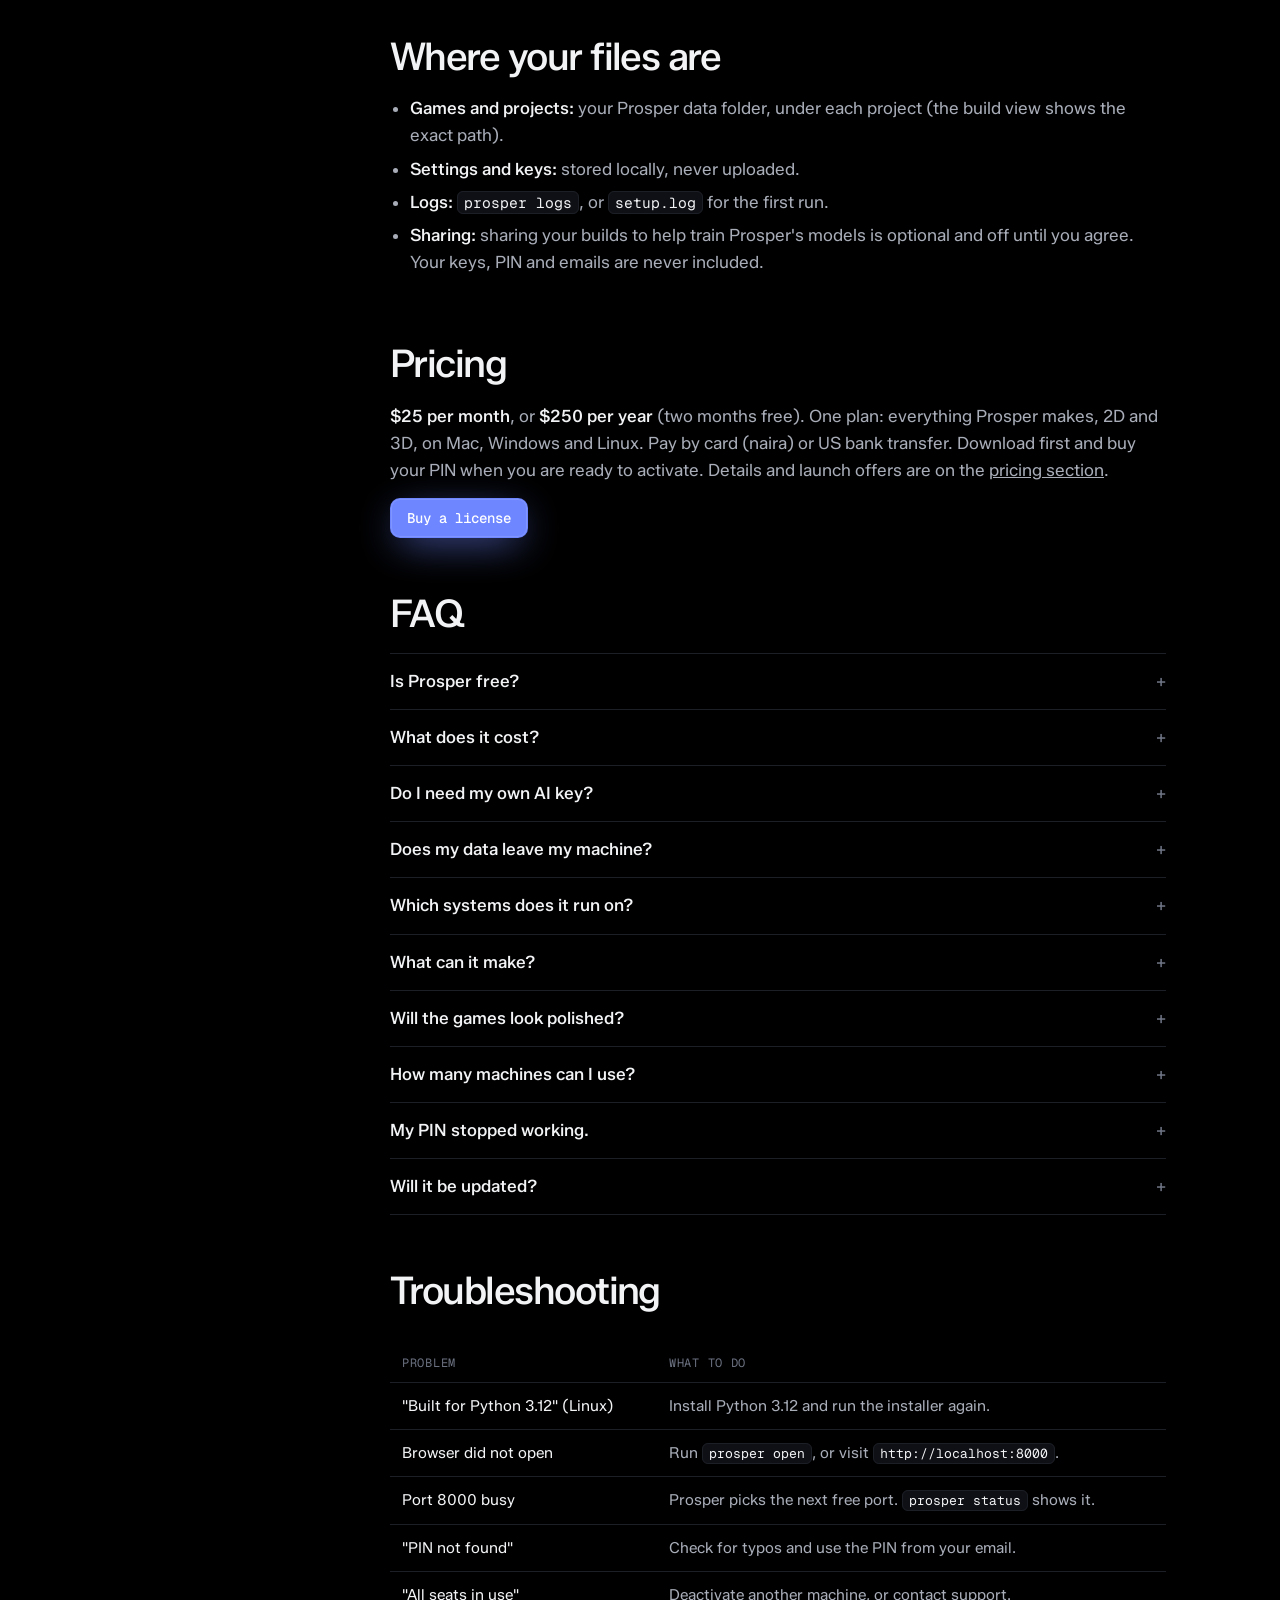
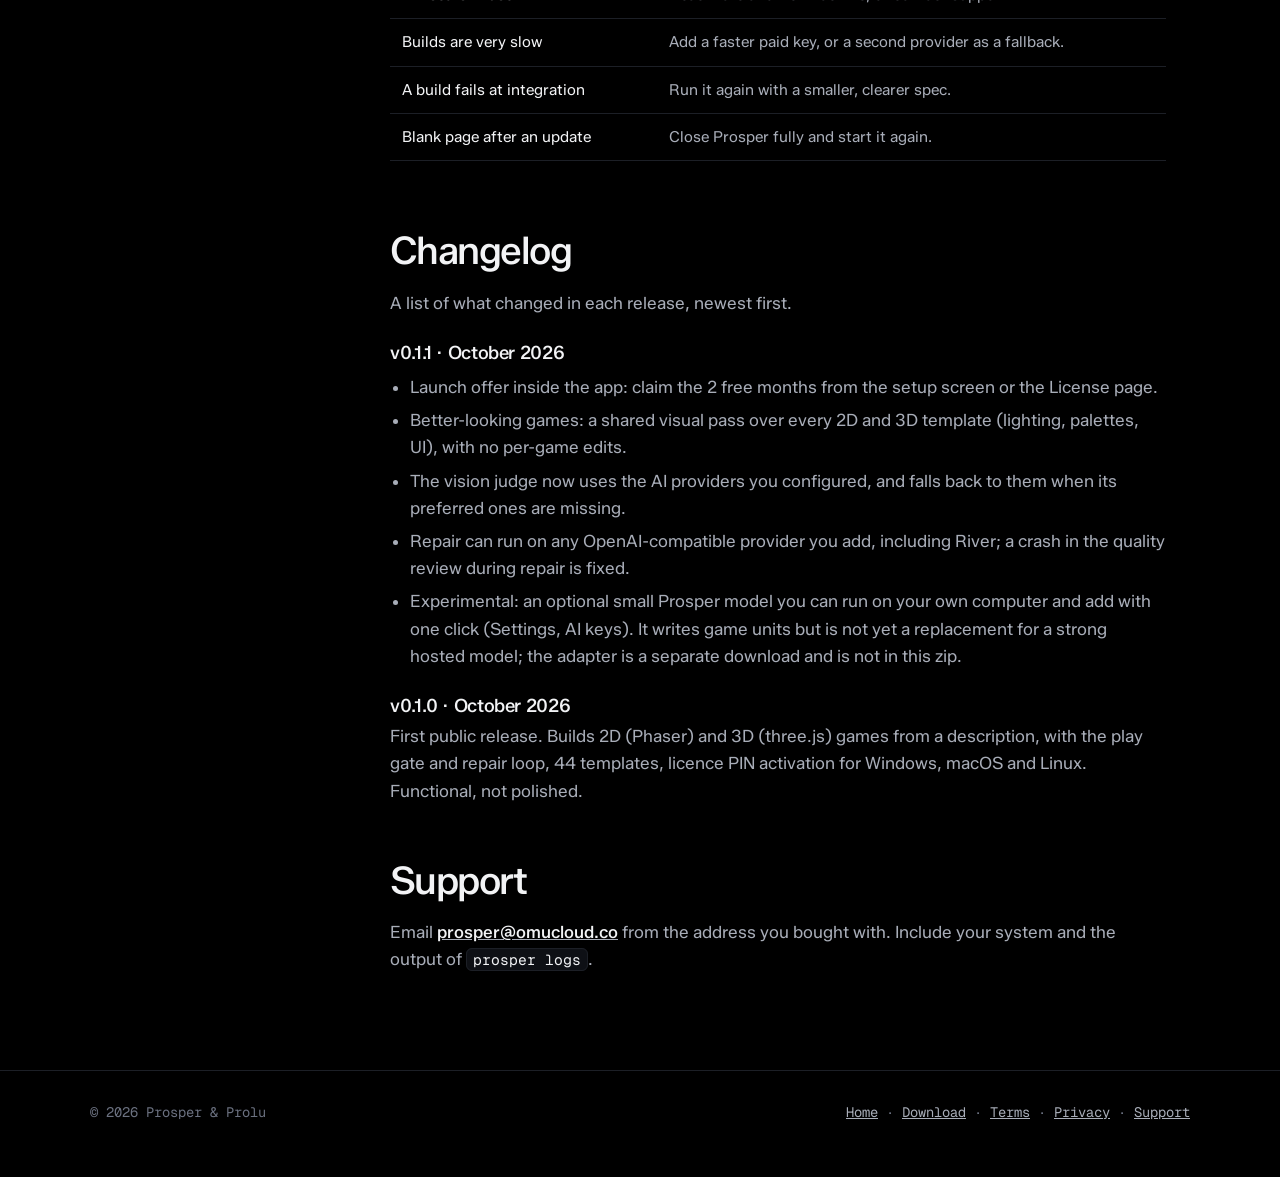
<file: Docs/index.html>
<!doctype html>
<html lang="en">
<head>
<meta charset="utf-8">
<meta name="viewport" content="width=device-width, initial-scale=1, viewport-fit=cover">
<title>Prosper docs: install, activate, build</title>
<meta name="description" content="How to install Prosper, activate it, add an AI key and build a game. What each stage does, how long builds take for your key, and how reliable they are.">
<link rel="canonical" href="https://prolu.indevs.in/Docs/">
<meta name="theme-color" content="#000000">
<link rel="icon" href="data:image/svg+xml,%3Csvg xmlns=%27http://www.w3.org/2000/svg%27 viewBox=%270 0 32 32%27%3E%3Crect width=%2732%27 height=%2732%27 rx=%278%27 fill=%27%23000%27/%3E%3Cpath d=%27M11 25V7h6.5a6 6 0 0 1 0 12H11%27 fill=%27none%27 stroke=%27%236E86FF%27 stroke-width=%273%27/%3E%3C/svg%3E">
<link rel="preconnect" href="https://fonts.googleapis.com">
<link rel="preconnect" href="https://fonts.gstatic.com" crossorigin>
<link rel="stylesheet" href="https://fonts.googleapis.com/css2?family=Zalando+Sans:wght@300;400;500;600&family=Geist+Mono:wght@400;500&family=Newsreader:ital,opsz,wght@0,6..72,400;0,6..72,500;1,6..72,400&display=swap">
<style>
:root{color-scheme:dark;--bg:#000;--panel:#07080B;--raised:#0E1015;--line:#1C1F26;--line-2:#2A2E38;--text:#F2F3F5;--text-2:#A8ADB8;--muted:#6B7180;--blue:#6E86FF;--blue-hi:#8A9DFF;--blue-rgb:110,134,255;--amber:#F5C063;
--sans:"Zalando Sans",system-ui,-apple-system,"Segoe UI",sans-serif;--serif:"Newsreader",Georgia,serif;--mono:"Geist Mono",ui-monospace,Menlo,monospace}
*{box-sizing:border-box}html{scroll-behavior:smooth;-webkit-text-size-adjust:100%;overflow-x:clip}
body{margin:0;background:var(--bg);color:var(--text);font:17px/1.6 var(--sans);-webkit-font-smoothing:antialiased;overflow-x:hidden;background-image:radial-gradient(60% 30% at 50% 0,rgba(var(--blue-rgb),.14),transparent 70%)}
a{color:inherit}p{margin:0}h1,h2,h3{margin:0;font-weight:500;letter-spacing:-.04em;line-height:1.05;text-wrap:balance}
:focus-visible{outline:2px solid var(--blue);outline-offset:3px;border-radius:8px}
.top{position:sticky;top:0;z-index:30;background:rgba(0,0,0,.72);backdrop-filter:blur(14px);-webkit-backdrop-filter:blur(14px);border-bottom:1px solid var(--line)}
.bar{display:flex;align-items:center;justify-content:space-between;gap:16px;height:64px;padding-inline:18px;max-width:1280px;margin:0 auto}
.word{font-weight:300;font-size:1.5rem;letter-spacing:.14em;text-decoration:none;line-height:1}
.nav{display:flex;gap:20px;align-items:center}.nav a{font:400 .86rem var(--mono);color:var(--text-2);text-decoration:none}.nav a:hover{color:var(--text)}.nav a.btn,.nav a.btn:hover{color:#fff}
.btn{display:inline-flex;align-items:center;justify-content:center;font:500 .88rem var(--mono);padding:10px 16px;border-radius:10px;text-decoration:none;border:1px solid transparent;background:var(--blue);color:#fff;box-shadow:0 0 0 1px rgba(255,255,255,.12) inset,0 10px 40px -10px rgba(var(--blue-rgb),.9)}
.btn:hover{background:var(--blue-hi)}
.wrap{max-width:1100px;margin:0 auto;padding:56px 24px 96px;display:grid;grid-template-columns:220px minmax(0,1fr);gap:56px}
@media(max-width:860px){.wrap{grid-template-columns:1fr;gap:28px;padding-top:28px}.toc{position:static!important;display:flex!important;overflow-x:auto;gap:8px;padding-bottom:6px;scrollbar-width:none}.toc b{display:none}.toc a{white-space:nowrap;border:1px solid var(--line);border-radius:999px;padding:6px 12px}.nav a:not(.btn){display:none}}
.toc{position:sticky;top:88px;align-self:start;display:grid;gap:2px;font:400 .84rem var(--mono)}
.toc a{color:var(--muted);text-decoration:none;padding:6px 10px;border-left:1px solid var(--line)}.toc a:hover{color:var(--text);border-color:var(--blue)}
.toc b{font-weight:500;color:var(--text-2);padding:0 10px 8px;font-size:.75rem;text-transform:uppercase;letter-spacing:.08em}
main{min-width:0}main>section{padding-top:56px;scroll-margin-top:72px}main>section:first-child{padding-top:0}
.eyebrow{font:400 .78rem var(--mono);color:var(--muted);text-transform:uppercase;letter-spacing:.08em}
h1{font-size:clamp(2.6rem,7vw,4.4rem);margin-top:14px}h1 em{font-family:var(--serif);font-style:italic;font-weight:400;letter-spacing:-.025em;color:#C9D1FF}
h2{font-size:clamp(1.8rem,4vw,2.4rem);margin-bottom:18px}h3{font-size:1.15rem;letter-spacing:-.02em;margin:26px 0 8px}
.lead{font-family:var(--serif);font-size:1.25rem;color:var(--text-2);margin-top:18px;max-width:46ch}
main p,main li{color:var(--text-2)}main p+p{margin-top:12px}main ul,main ol{padding-left:1.2em;margin:12px 0}main li{margin:6px 0}main b,main strong{color:var(--text);font-weight:500}
code{font:400 .86em var(--mono);background:var(--raised);border:1px solid var(--line);border-radius:6px;padding:1px 6px;color:var(--text)}
pre{margin:14px 0;padding:16px;background:var(--panel);border:1px solid var(--line);border-radius:14px;overflow-x:auto;font:400 .84rem/1.6 var(--mono);color:var(--text)}pre code{background:none;border:0;padding:0}
.note{margin-top:22px;padding:16px 18px;border-radius:14px;border:1px solid rgba(245,192,99,.4);background:rgba(245,192,99,.07);color:var(--text)}
.note b{color:var(--amber)}.note.blue{border-color:rgba(var(--blue-rgb),.4);background:rgba(26,35,102,.3)}
table{width:100%;border-collapse:collapse;margin:14px 0;font-size:.95rem}th,td{text-align:left;padding:11px 12px;border-bottom:1px solid var(--line);vertical-align:top;color:var(--text-2)}
th{font:400 .75rem var(--mono);color:var(--muted);text-transform:uppercase;letter-spacing:.06em}td:first-child{color:var(--text)}
.tw{overflow-x:auto}
.steps{counter-reset:s;list-style:none;padding:0}.steps li{counter-increment:s;display:grid;grid-template-columns:34px 1fr;gap:12px;padding:12px 0;border-bottom:1px solid var(--line)}
.steps li::before{content:counter(s);font:500 .8rem var(--mono);color:var(--blue);border:1px solid rgba(var(--blue-rgb),.4);border-radius:8px;width:30px;height:30px;display:grid;place-items:center}
details{border-top:1px solid var(--line);padding:14px 0}details:last-of-type{border-bottom:1px solid var(--line)}
summary{cursor:pointer;color:var(--text);font-weight:500;list-style:none;display:flex;justify-content:space-between;gap:12px}summary::after{content:"+";font-family:var(--mono);color:var(--muted)}details[open] summary::after{content:"\2212"}
summary::-webkit-details-marker{display:none}details p{margin-top:10px}
footer{border-top:1px solid var(--line);padding:32px 24px 56px;font:400 .86rem var(--mono);color:var(--muted)}
footer .in{max-width:1100px;margin:0 auto;display:flex;flex-wrap:wrap;gap:12px 24px;justify-content:space-between}footer a{color:var(--text-2)}
</style>
</head>
<body>
<header class="top"><div class="bar"><a class="word" href="/">PROSPER</a>
<nav class="nav"><a href="/Docs/">Docs</a><a href="/#prosper-pricing">Pricing</a><a href="/download/#prosper">Download</a><a class="btn" href="https://prosper.qzz.io/buy">Buy a license</a></nav></div></header>

<div class="wrap">
<nav class="toc" aria-label="On this page"><b>On this page</b>
<a href="#start">Start</a><a href="#activate">Activate</a><a href="#key">Add an AI key</a><a href="#build">Build a game</a><a href="#stages">What happens in a build</a><a href="#time">How long it takes</a><a href="#reliability">How reliable it is</a><a href="#files">Where your files are</a><a href="#pricing">Pricing</a><a href="#faq">FAQ</a><a href="#troubleshooting">Troubleshooting</a><a href="#changelog">Changelog</a><a href="#support">Support</a></nav>
<main>

<section id="top">
<span class="eyebrow">Documentation · v0.1.1</span>
<h1>Prosper <em>docs</em></h1>
<p class="lead">Describe a game. Prosper plans it, writes it in parts, joins the parts, plays the result in a headless browser and repairs it until it runs.</p>
<div class="note"><b>This is v0.1.1: functional, still being polished.</b> Prosper works, but do not expect highly polished visuals from the games it builds. Treat a build as a working starting point and iterate on it. Updates will come regularly.</div>
</section>

<section id="start">
<h2>Start</h2>
<p>Prosper runs on your own computer with your own AI key. Download the zip for your system from the <a href="/download/#prosper">download page</a>, then:</p>
<div class="tw"><table><tr><th>System</th><th>Do this</th></tr>
<tr><td>Windows</td><td>Unzip. Double-click <b>Install Prosper</b>. Use the Desktop icon from then on.</td></tr>
<tr><td>macOS</td><td>Unzip. Double-click <b>Install Prosper.command</b> (right-click, Open, if macOS asks).</td></tr>
<tr><td>Linux</td><td><code>sh scripts/linux/install.sh</code>, then <code>prosper</code></td></tr></table></div>
<p>The first start creates a private Python environment next to the code and installs packages. That takes a few minutes, once. After that Prosper opens in a second at <code>http://localhost:8000</code> (the next free port if 8000 is taken). Nothing is installed system-wide.</p>
<div class="note blue"><b style="color:var(--blue-hi)">Linux:</b> release builds are compiled for <b>Python 3.12</b> and run only on that version. The installer checks and tells you how to get it: <code>sudo apt install python3.12 python3.12-venv</code>, or <code>uv python install 3.12</code>.</div>
<p style="margin-top:14px">Commands: <code>prosper</code> starts it and opens the browser, <code>prosper stop</code>, <code>prosper status</code>, <code>prosper logs</code>, <code>prosper open</code>.</p>
</section>

<section id="activate">
<h2>Activate</h2>
<p>A freshly installed Prosper <b>does nothing until you activate it</b>. The browser opens on the setup page. Enter the PIN from your purchase email. You can buy one on the <a href="https://prosper.qzz.io/buy">buy page</a>; it is emailed as soon as the payment arrives.</p>
<ul>
<li>A PIN works on as many machines as its plan includes. To move it, deactivate on the old machine first.</li>
<li>A paid term is 30 days (monthly) or 365 days (yearly, the price of ten months). After the term there is a 3-day grace period, then Prosper stops building until you renew.</li>
<li>To renew, open the buy page, enter your PIN under "Renewing?" and pay. The same PIN is extended, you do not get a new one. A reminder email arrives 5 days before the end.</li>
<li>Command line: <code>prosper activate --pin XXXX-XXXX-XXXX</code>.</li></ul>
<p>Lost your PIN? Search your mailbox for "Prosper License PIN", or email support from the address you bought with.</p>
</section>

<section id="key">
<h2>Add an AI key</h2>
<p>Prosper needs at least one AI provider key. Paste it on the setup page or add it later in Settings. You can add several; Prosper falls back to the next one when a provider is slow, out of balance or rate limited.</p>
<ul><li>Any provider that speaks the OpenAI or Anthropic protocol works through <b>Custom provider</b>: base URL, key, model name, protocol.</li>
<li>A paid key is the biggest speed and reliability lever (see <a href="#time">how long it takes</a>). Free keys work, slowly, with rate limits.</li>
<li>Your key is stored on your machine only.</li></ul>
</section>

<section id="build">
<h2>Build a game</h2>
<ol class="steps">
<li><span>Describe the game: a title and a description of at least 50 characters. Say the genre, what the player does, how they win or lose, and the engine if you care (2D uses Phaser, 3D uses three.js).</span></li>
<li><span>Start the build. Each stage shows live.</span></li>
<li><span>When it finishes, play the game in the browser or download the project folder.</span></li></ol>
<p>The same thing through the Conductor API, for scripts:</p>
<pre><code>curl -s -X POST http://localhost:8000/api/conductor/start \
  -H "Content-Type: application/json" \
  -d '{"title":"Coin Hopper","description":"A compact platformer where a frog jumps between platforms, collects coins and avoids hazards, with a score, three lives, a main menu and a game-over screen.","platform":"phaser+js","genre":"platformer"}'</code></pre>
<p>The reply has a <code>job_id</code> (the same as <code>project_id</code>) and the per-system plan. Poll the job until it is done, then download it.</p>
<h3>Tips for better results</h3>
<ul><li>One clear core loop beats a long feature list.</li><li>Name the controls (arrow keys, mouse, touch) so the play check can drive the game.</li><li>Start small. Add features in a second build once the first one plays.</li></ul>
</section>

<section id="stages">
<h2>What happens in a build</h2>
<p>The Conductor runs these stages in order, and you can watch them in the build view.</p>
<ol class="steps">
<li><span><b>Brief check.</b> The description is checked for gaps and contradictions so the build starts from a clear spec.</span></li>
<li><span><b>Spec and plan.</b> The brief becomes a structured game spec, split into units (movement, enemies, HUD, levels, and so on) with the order they depend on.</span></li>
<li><span><b>Build the units.</b> Each unit is written by your AI model. Units that do not depend on each other are built in parallel.</span></li>
<li><span><b>Review.</b> Every unit is verified before it is accepted. A unit that fails is rewritten, up to 12 rounds.</span></li>
<li><span><b>Integration.</b> The accepted units are joined into one game that has to start from its entry file. Most failed builds fail here.</span></li>
<li><span><b>Play gate.</b> A headless browser opens the game and checks that it boots, renders, reacts to input and has no console errors.</span></li>
<li><span><b>Repair.</b> If the gate fails, the repair agent reads the error, patches the game and the gate runs again.</span></li>
<li><span><b>Look check.</b> Where enabled, a vision model looks at screenshots for blank screens and overlapping text.</span></li>
<li><span><b>Package.</b> The finished game is saved in your project folder, ready to play or download.</span></li></ol>
<p>"Plays" means the play gate passed. It does not mean the game is polished or finished to your taste.</p>
</section>

<section id="time">
<h2>How long it takes</h2>
<p>One build is about 80 AI calls and roughly 250,000 to 400,000 tokens. Time depends mostly on how fast your key answers.</p>
<div class="tw"><table><tr><th>Your key</th><th>Typical build time</th></tr>
<tr><td>Fast paid key (DeepSeek-V4.1-Flash class)</td><td>About 30 to 70 minutes for a small 2D game (in our v0.1.1 check a match-3 game was playable in about 40 minutes, with the units written in about 11 and the rest spent on automatic repair, using 8 DeepSeek-V4.1-Flash keys). Across the launch benchmark, including repairs: median about 100 minutes for 2D and about 135 for 3D.</td></tr>
<tr><td>Slower paid or shared key</td><td>2 to 4 hours</td></tr>
<tr><td>Free keys (rate limited)</td><td>2 to 4 hours for 2D, 3 to 11 hours for 3D in testing</td></tr></table></div>
<p>Builds started together share your key's rate limit, so five at once is slower per game than one. Repairs add time: only a minority of builds pass with no repair at all. You pay your provider for tokens: about 0.4 million per game, plus extra for judge, vision and repair calls.</p>
</section>

<section id="reliability">
<h2>How reliable it is</h2>
<p>From the launch benchmark, counting builds that finished:</p>
<div class="tw"><table><tr><th></th><th>Passed the play gate</th></tr>
<tr><td>Phaser 2D</td><td>About 70% (50 of 70 across the swarm; 13 of 19 in the final 50-spec run)</td></tr>
<tr><td>three.js 3D</td><td>About 65% (13 of 19), still being improved</td></tr></table></div>
<ul><li>A pass is a game that starts and responds. In the visual check, about half of the passing games also looked clean.</li>
<li>Failures are usually integration (the parts do not join). Run it again with a smaller, clearer spec.</li>
<li>Quality depends on the model behind your key. Stronger models pass more often and need fewer repairs.</li></ul>
</section>

<section id="files">
<h2>Where your files are</h2>
<ul><li><b>Games and projects:</b> your Prosper data folder, under each project (the build view shows the exact path).</li>
<li><b>Settings and keys:</b> stored locally, never uploaded.</li>
<li><b>Logs:</b> <code>prosper logs</code>, or <code>setup.log</code> for the first run.</li>
<li><b>Sharing:</b> sharing your builds to help train Prosper's models is optional and off until you agree. Your keys, PIN and emails are never included.</li></ul>
</section>

<section id="pricing">
<h2>Pricing</h2>
<p><b>$25 per month</b>, or <b>$250 per year</b> (two months free). One plan: everything Prosper makes, 2D and 3D, on Mac, Windows and Linux. Pay by card (naira) or US bank transfer. Download first and buy your PIN when you are ready to activate. Details and launch offers are on the <a href="/#prosper-pricing">pricing section</a>.</p>
<p style="margin-top:14px"><a class="btn" href="https://prosper.qzz.io/buy">Buy a license</a></p>
</section>

<section id="faq">
<h2>FAQ</h2>
<details><summary>Is Prosper free?</summary><p>The download is free, but an unactivated copy does nothing. You need a PIN to build.</p></details>
<details><summary>What does it cost?</summary><p>$25 per month or $250 per year. Card payments are taken in naira; bank transfer is in US dollars.</p></details>
<details><summary>Do I need my own AI key?</summary><p>Yes. Prosper runs on your machine and uses the AI provider you choose and pay. A paid key makes builds much faster.</p></details>
<details><summary>Does my data leave my machine?</summary><p>Your projects, games and keys stay on your computer. Prosper contacts our server only to activate and check your licence. Sharing builds to help train our models is optional and off until you agree.</p></details>
<details><summary>Which systems does it run on?</summary><p>macOS (Apple Silicon) and Linux today. The Windows build is being fixed and will return within days. On Linux you need Python 3.12.</p></details>
<details><summary>What can it make?</summary><p>2D games with Phaser and 3D games with three.js, from a written description. It ships with 44 templates and about 99 add-ons.</p></details>
<details><summary>Will the games look polished?</summary><p>Getting better, not finished. This is v0.1.1. Games work, but do not expect highly polished visuals. Treat each build as a playable starting point.</p></details>
<details><summary>How many machines can I use?</summary><p>As many as your plan includes. The standard plan covers one machine at a time. To move it, deactivate the old one first.</p></details>
<details><summary>My PIN stopped working.</summary><p>Your paid term may have ended (there is a 3-day grace period), or the PIN was deactivated. Renew on the buy page with the same PIN, or email support.</p></details>
<details><summary>Will it be updated?</summary><p>Yes, updates will come regularly. See the changelog below.</p></details>
</section>

<section id="troubleshooting">
<h2>Troubleshooting</h2>
<div class="tw"><table><tr><th>Problem</th><th>What to do</th></tr>
<tr><td>"Built for Python 3.12" (Linux)</td><td>Install Python 3.12 and run the installer again.</td></tr>
<tr><td>Browser did not open</td><td>Run <code>prosper open</code>, or visit <code>http://localhost:8000</code>.</td></tr>
<tr><td>Port 8000 busy</td><td>Prosper picks the next free port. <code>prosper status</code> shows it.</td></tr>
<tr><td>"PIN not found"</td><td>Check for typos and use the PIN from your email.</td></tr>
<tr><td>"All seats in use"</td><td>Deactivate another machine, or contact support.</td></tr>
<tr><td>Builds are very slow</td><td>Add a faster paid key, or a second provider as a fallback.</td></tr>
<tr><td>A build fails at integration</td><td>Run it again with a smaller, clearer spec.</td></tr>
<tr><td>Blank page after an update</td><td>Close Prosper fully and start it again.</td></tr></table></div>
</section>

<section id="changelog">
<h2>Changelog</h2>
<p>A list of what changed in each release, newest first.</p>
<h3>v0.1.1 · October 2026</h3>
<ul>
<li>Launch offer inside the app: claim the 2 free months from the setup screen or the License page.</li>
<li>Better-looking games: a shared visual pass over every 2D and 3D template (lighting, palettes, UI), with no per-game edits.</li>
<li>The vision judge now uses the AI providers you configured, and falls back to them when its preferred ones are missing.</li>
<li>Repair can run on any OpenAI-compatible provider you add, including River; a crash in the quality review during repair is fixed.</li>
<li>Experimental: an optional small Prosper model you can run on your own computer and add with one click (Settings, AI keys). It writes game units but is not yet a replacement for a strong hosted model; the adapter is a separate download and is not in this zip.</li>
</ul>
<h3>v0.1.0 · October 2026</h3>
<p>First public release. Builds 2D (Phaser) and 3D (three.js) games from a description, with the play gate and repair loop, 44 templates, licence PIN activation for Windows, macOS and Linux. Functional, not polished.</p>
</section>

<section id="support">
<h2>Support</h2>
<p>Email <a href="mailto:prosper@omucloud.co"><b>prosper@omucloud.co</b></a> from the address you bought with. Include your system and the output of <code>prosper logs</code>.</p>
</section>

</main></div>
<footer><div class="in"><span>© 2026 Prosper &amp; Prolu</span><span><a href="/">Home</a> · <a href="/download/#prosper">Download</a> · <a href="/legal/#terms">Terms</a> · <a href="/legal/#privacy">Privacy</a> · <a href="mailto:prosper@omucloud.co">Support</a></span></div></footer>
</body></html>
</file>
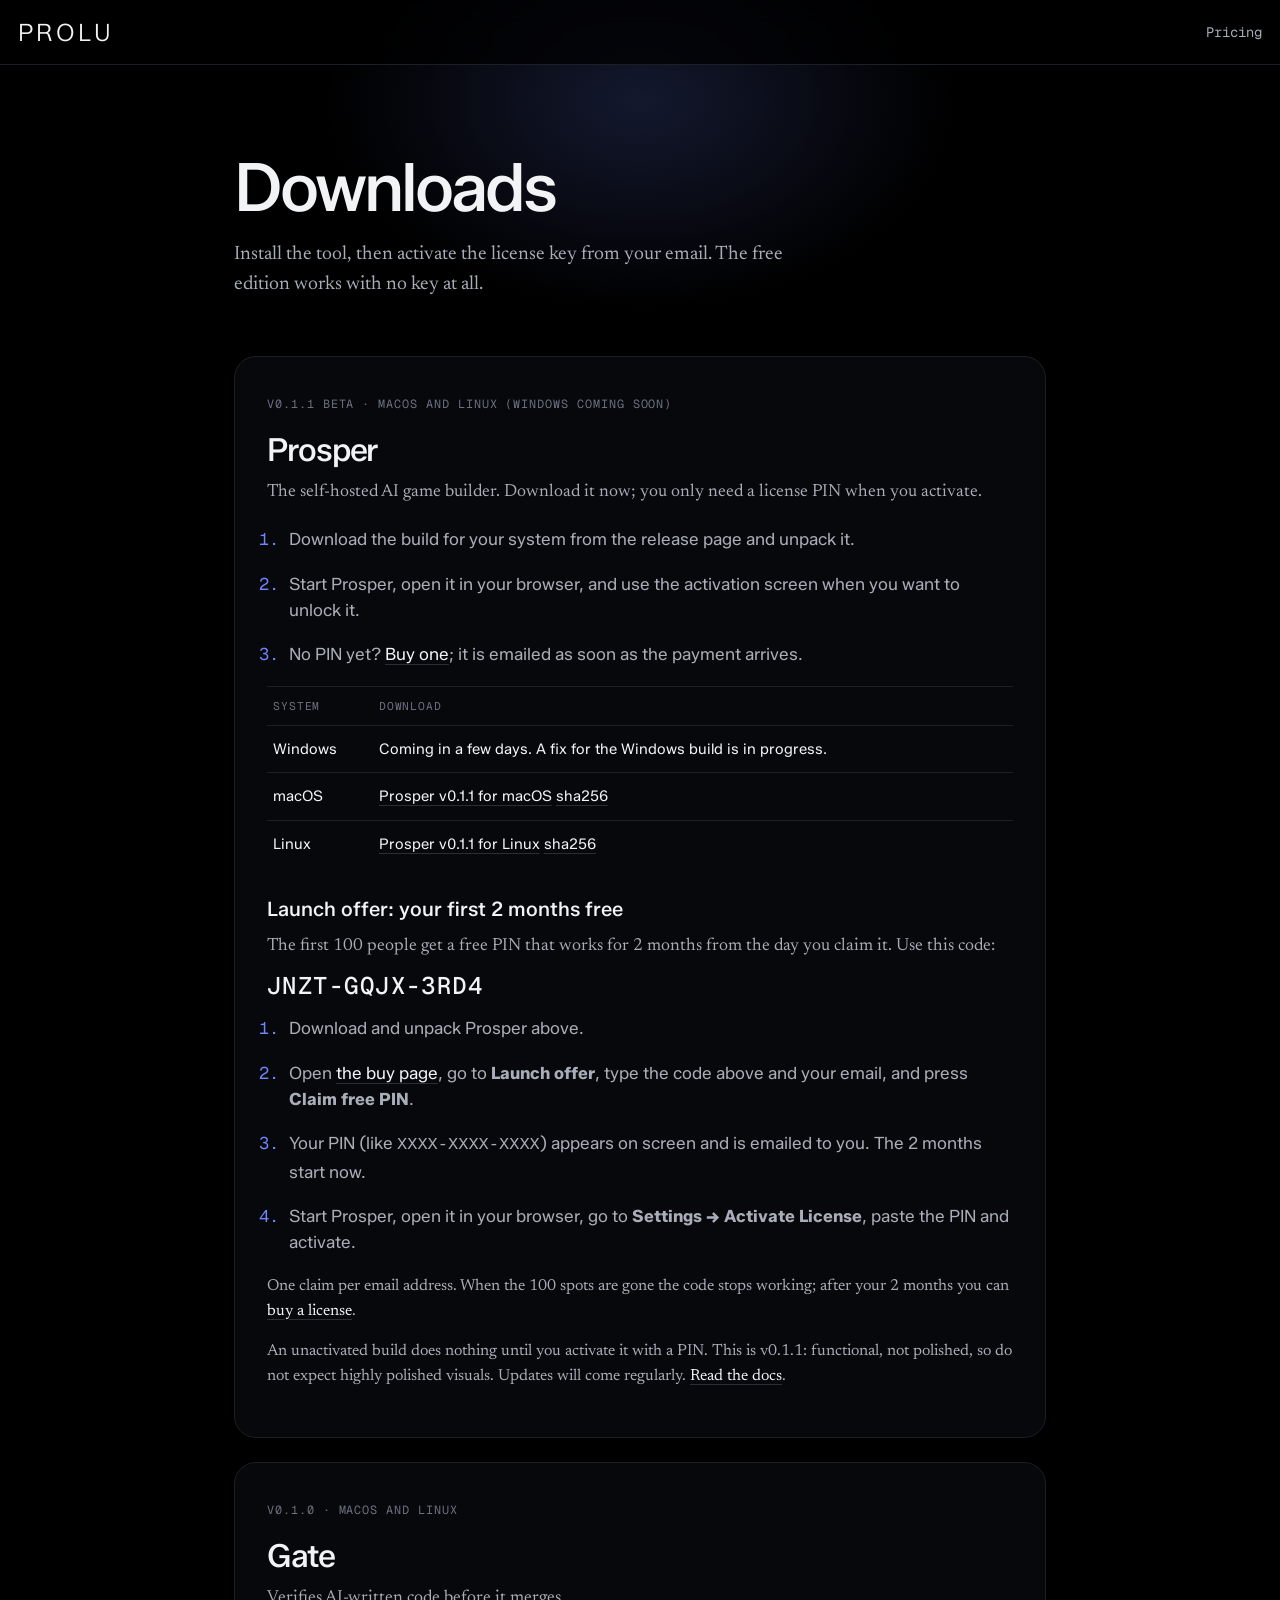
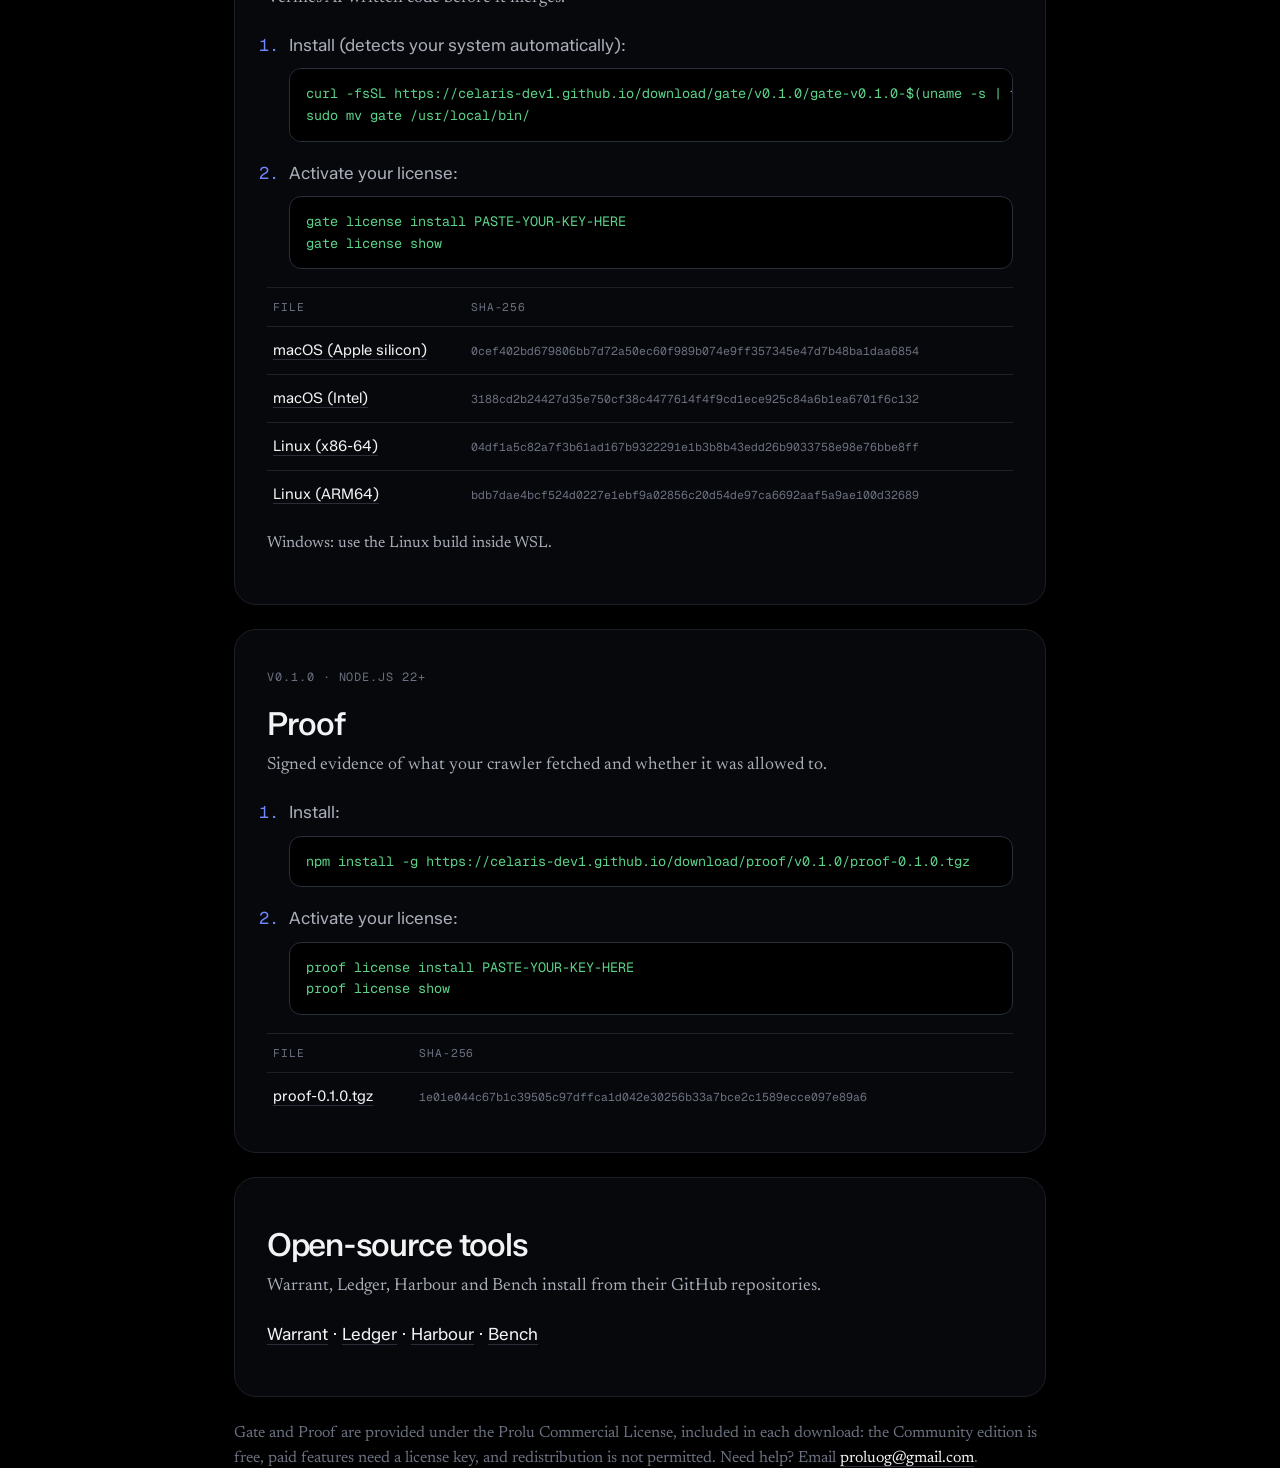
<file: download/index.html>
<!doctype html>
<html lang="en">
<head>
<meta charset="utf-8">
<meta name="viewport" content="width=device-width,initial-scale=1">
<title>Prolu Downloads</title>
<meta name="description" content="Download Prosper, Gate and Proof, then activate your license key.">
<link rel="preconnect" href="https://fonts.googleapis.com">
<link rel="preconnect" href="https://fonts.gstatic.com" crossorigin>
<link rel="stylesheet" href="https://fonts.googleapis.com/css2?family=Zalando+Sans:wght@300;400;500&family=Geist+Mono:wght@400;500&family=Newsreader:ital,opsz,wght@0,6..72,400;1,6..72,400&display=swap">
<style>
:root{
  color-scheme:dark;
  --bg:#000; --panel:#07080B; --line:#1C1F26; --line-2:#2A2E38;
  --text:#F2F3F5; --text-2:#A8ADB8; --muted:#6B7180; --blue:#6E86FF; --blue-rgb:110,134,255; --green:#5BD38A;
  --sans:"Zalando Sans",system-ui,-apple-system,"Segoe UI",sans-serif;
  --serif:"Newsreader",Georgia,serif;
  --mono:"Geist Mono",ui-monospace,"SFMono-Regular",Menlo,monospace;
}
*{box-sizing:border-box}
body{margin:0;background:var(--bg);color:var(--text);font:17px/1.55 var(--sans);-webkit-font-smoothing:antialiased;overflow-x:hidden}
body::before{content:"";position:fixed;left:50%;top:-200px;width:min(1000px,140vw);height:600px;transform:translateX(-50%);background:radial-gradient(45% 50% at 50% 50%,rgba(var(--blue-rgb),.18),transparent 70%);pointer-events:none;z-index:-1}
a{color:var(--text);text-underline-offset:4px;text-decoration-color:var(--line-2)}
a:hover{text-decoration-color:var(--text)}
.wrap{max-width:860px;margin:0 auto;padding:0 24px}
header{position:sticky;top:0;z-index:5;background:rgba(0,0,0,.72);backdrop-filter:blur(14px);-webkit-backdrop-filter:blur(14px);border-bottom:1px solid var(--line)}
header .wrap{display:flex;justify-content:space-between;align-items:center;height:64px;max-width:none;padding:0 18px}
header a{font:400 .86rem var(--mono);color:var(--text-2);text-decoration:none}
header a:hover{color:var(--text)}
.logo{font:300 1.5rem var(--sans)!important;letter-spacing:.14em;color:var(--text)!important}
h1{font-size:clamp(2.6rem,7vw,4.2rem);font-weight:500;letter-spacing:-.045em;line-height:1.02;margin:88px 0 0}
.lead{font-family:var(--serif);font-size:1.22rem;color:var(--text-2);margin:18px 0 56px;max-width:52ch}
.card{background:var(--panel);border:1px solid var(--line);border-radius:22px;padding:32px;margin:0 0 24px}
.card h2{margin:10px 0 4px;font-size:2rem;font-weight:500;letter-spacing:-.04em}
.card .sub{font-family:var(--serif);font-size:1.1rem;color:var(--text-2);margin:0 0 20px}
.kicker{font:400 .74rem var(--mono);color:var(--muted);letter-spacing:.08em;text-transform:uppercase}
ol{padding-left:22px;margin:0}
li{margin:0 0 18px;color:var(--text-2)}
li::marker{font-family:var(--mono);color:var(--blue)}
pre{background:#000;border:1px solid var(--line-2);border-radius:12px;padding:14px 16px;overflow-x:auto;font:13.5px/1.6 var(--mono);color:var(--green);margin:10px 0 0;white-space:pre}
table{width:100%;border-collapse:collapse;font-size:.92rem;margin-top:12px}
th,td{text-align:left;padding:12px 6px;border-top:1px solid var(--line);vertical-align:top}
th{font:400 .7rem var(--mono);letter-spacing:.08em;text-transform:uppercase;color:var(--muted)}
td code{font:400 .72rem var(--mono);color:var(--muted);word-break:break-all}
.note{font-family:var(--serif);color:var(--text-2);font-size:1rem;margin-top:14px}
footer{font-family:var(--serif);color:var(--muted);font-size:1rem;padding:32px 24px 64px}
@media (max-width:640px){.wrap{padding:0 16px}.card{padding:22px 18px}h1{margin-top:56px}}
</style>
</head>
<body>
<header><div class="wrap"><a class="logo" href="/">PROLU</a><a href="/prolu/#pricing">Pricing</a></div></header>
<main class="wrap">
  <h1>Downloads</h1>
  <p class="lead">Install the tool, then activate the license key from your email. The free edition works with no key at all.</p>

  <section class="card" id="prosper">
    <span class="kicker">v0.1.1 beta · macOS and Linux (Windows coming soon)</span>
    <h2>Prosper</h2>
    <p class="sub">The self-hosted AI game builder. Download it now; you only need a license PIN when you activate.</p>
    <ol>
      <li>Download the build for your system from the release page and unpack it.</li>
      <li>Start Prosper, open it in your browser, and use the activation screen when you want to unlock it.</li>
      <li>No PIN yet? <a href="https://prosper.qzz.io/buy">Buy one</a>; it is emailed as soon as the payment arrives.</li>
    </ol>
    <table>
      <tr><th>System</th><th>Download</th></tr>
      <tr><td>Windows</td><td>Coming in a few days. A fix for the Windows build is in progress.</td></tr>
      <tr><td>macOS</td><td><a href="https://prosper.qzz.io/dl/prosper-0.1.1-darwin-arm64-cp312.zip">Prosper v0.1.1 for macOS</a> <a href="https://prosper.qzz.io/dl/prosper-0.1.1-darwin-arm64-cp312.zip.sha256">sha256</a></td></tr>
      <tr><td>Linux</td><td><a href="https://prosper.qzz.io/dl/prosper-0.1.1-linux-x86_64-cp312.zip">Prosper v0.1.1 for Linux</a> <a href="https://prosper.qzz.io/dl/prosper-0.1.1-linux-x86_64-cp312.zip.sha256">sha256</a></td></tr>
    </table>
    <h3 style="margin:26px 0 8px;font-weight:500;font-size:1.25rem">Launch offer: your first 2 months free</h3>
    <p class="sub" style="margin-bottom:10px">The first 100 people get a free PIN that works for 2 months from the day you claim it. Use this code:</p>
    <p style="font:500 1.5rem var(--mono,monospace);letter-spacing:.06em;margin:0 0 14px;user-select:all" id="launchcode">JNZT-GQJX-3RD4</p>
    <ol>
      <li>Download and unpack Prosper above.</li>
      <li>Open <a href="https://prosper.qzz.io/buy">the buy page</a>, go to <b>Launch offer</b>, type the code above and your email, and press <b>Claim free PIN</b>.</li>
      <li>Your PIN (like <code>XXXX-XXXX-XXXX</code>) appears on screen and is emailed to you. The 2 months start now.</li>
      <li>Start Prosper, open it in your browser, go to <b>Settings &rarr; Activate License</b>, paste the PIN and activate.</li>
    </ol>
    <p class="note">One claim per email address. When the 100 spots are gone the code stops working; after your 2 months you can <a href="https://prosper.qzz.io/buy">buy a license</a>.</p>
    <p class="note">An unactivated build does nothing until you activate it with a PIN. This is v0.1.1: functional, not polished, so do not expect highly polished visuals. Updates will come regularly. <a href="/Docs/">Read the docs</a>.</p>
  </section>

  <section class="card" id="gate">
    <span class="kicker">v0.1.0 · macOS and Linux</span>
    <h2>Gate</h2>
    <p class="sub">Verifies AI-written code before it merges.</p>
    <ol>
      <li>Install (detects your system automatically):
<pre>curl -fsSL https://celaris-dev1.github.io/download/gate/v0.1.0/gate-v0.1.0-$(uname -s | tr A-Z a-z)-$(uname -m | sed 's/x86_64/amd64/;s/aarch64/arm64/').tar.gz | tar xz
sudo mv gate /usr/local/bin/</pre></li>
      <li>Activate your license:
<pre>gate license install PASTE-YOUR-KEY-HERE
gate license show</pre></li>
    </ol>
    <table>
      <tr><th>File</th><th>SHA-256</th></tr>
      <tr><td><a href="gate/v0.1.0/gate-v0.1.0-darwin-arm64.tar.gz">macOS (Apple silicon)</a></td><td><code>0cef402bd679806bb7d72a50ec60f989b074e9ff357345e47d7b48ba1daa6854</code></td></tr>
      <tr><td><a href="gate/v0.1.0/gate-v0.1.0-darwin-amd64.tar.gz">macOS (Intel)</a></td><td><code>3188cd2b24427d35e750cf38c4477614f4f9cd1ece925c84a6b1ea6701f6c132</code></td></tr>
      <tr><td><a href="gate/v0.1.0/gate-v0.1.0-linux-amd64.tar.gz">Linux (x86-64)</a></td><td><code>04df1a5c82a7f3b61ad167b9322291e1b3b8b43edd26b9033758e98e76bbe8ff</code></td></tr>
      <tr><td><a href="gate/v0.1.0/gate-v0.1.0-linux-arm64.tar.gz">Linux (ARM64)</a></td><td><code>bdb7dae4bcf524d0227e1ebf9a02856c20d54de97ca6692aaf5a9ae100d32689</code></td></tr>
    </table>
    <p class="note">Windows: use the Linux build inside WSL.</p>
  </section>

  <section class="card" id="proof">
    <span class="kicker">v0.1.0 · Node.js 22+</span>
    <h2>Proof</h2>
    <p class="sub">Signed evidence of what your crawler fetched and whether it was allowed to.</p>
    <ol>
      <li>Install:
<pre>npm install -g https://celaris-dev1.github.io/download/proof/v0.1.0/proof-0.1.0.tgz</pre></li>
      <li>Activate your license:
<pre>proof license install PASTE-YOUR-KEY-HERE
proof license show</pre></li>
    </ol>
    <table>
      <tr><th>File</th><th>SHA-256</th></tr>
      <tr><td><a href="proof/v0.1.0/proof-0.1.0.tgz">proof-0.1.0.tgz</a></td><td><code>1e01e044c67b1c39505c97dffca1d042e30256b33a7bce2c1589ecce097e89a6</code></td></tr>
    </table>
  </section>

  <section class="card">
    <h2>Open-source tools</h2>
    <p class="sub">Warrant, Ledger, Harbour and Bench install from their GitHub repositories.</p>
    <p><a href="https://github.com/Celaris-dev1/Warrant">Warrant</a> · <a href="https://github.com/Celaris-dev1/Ledger">Ledger</a> · <a href="https://github.com/Celaris-dev1/Harbour-">Harbour</a> · <a href="https://github.com/Celaris-dev1/Bench">Bench</a></p>
  </section>
</main>
<footer class="wrap">Gate and Proof are provided under the Prolu Commercial License, included in each download: the Community edition is free, paid features need a license key, and redistribution is not permitted. Need help? Email <a href="mailto:proluog@gmail.com">proluog@gmail.com</a>.</footer>
</body>
</html>
</file>
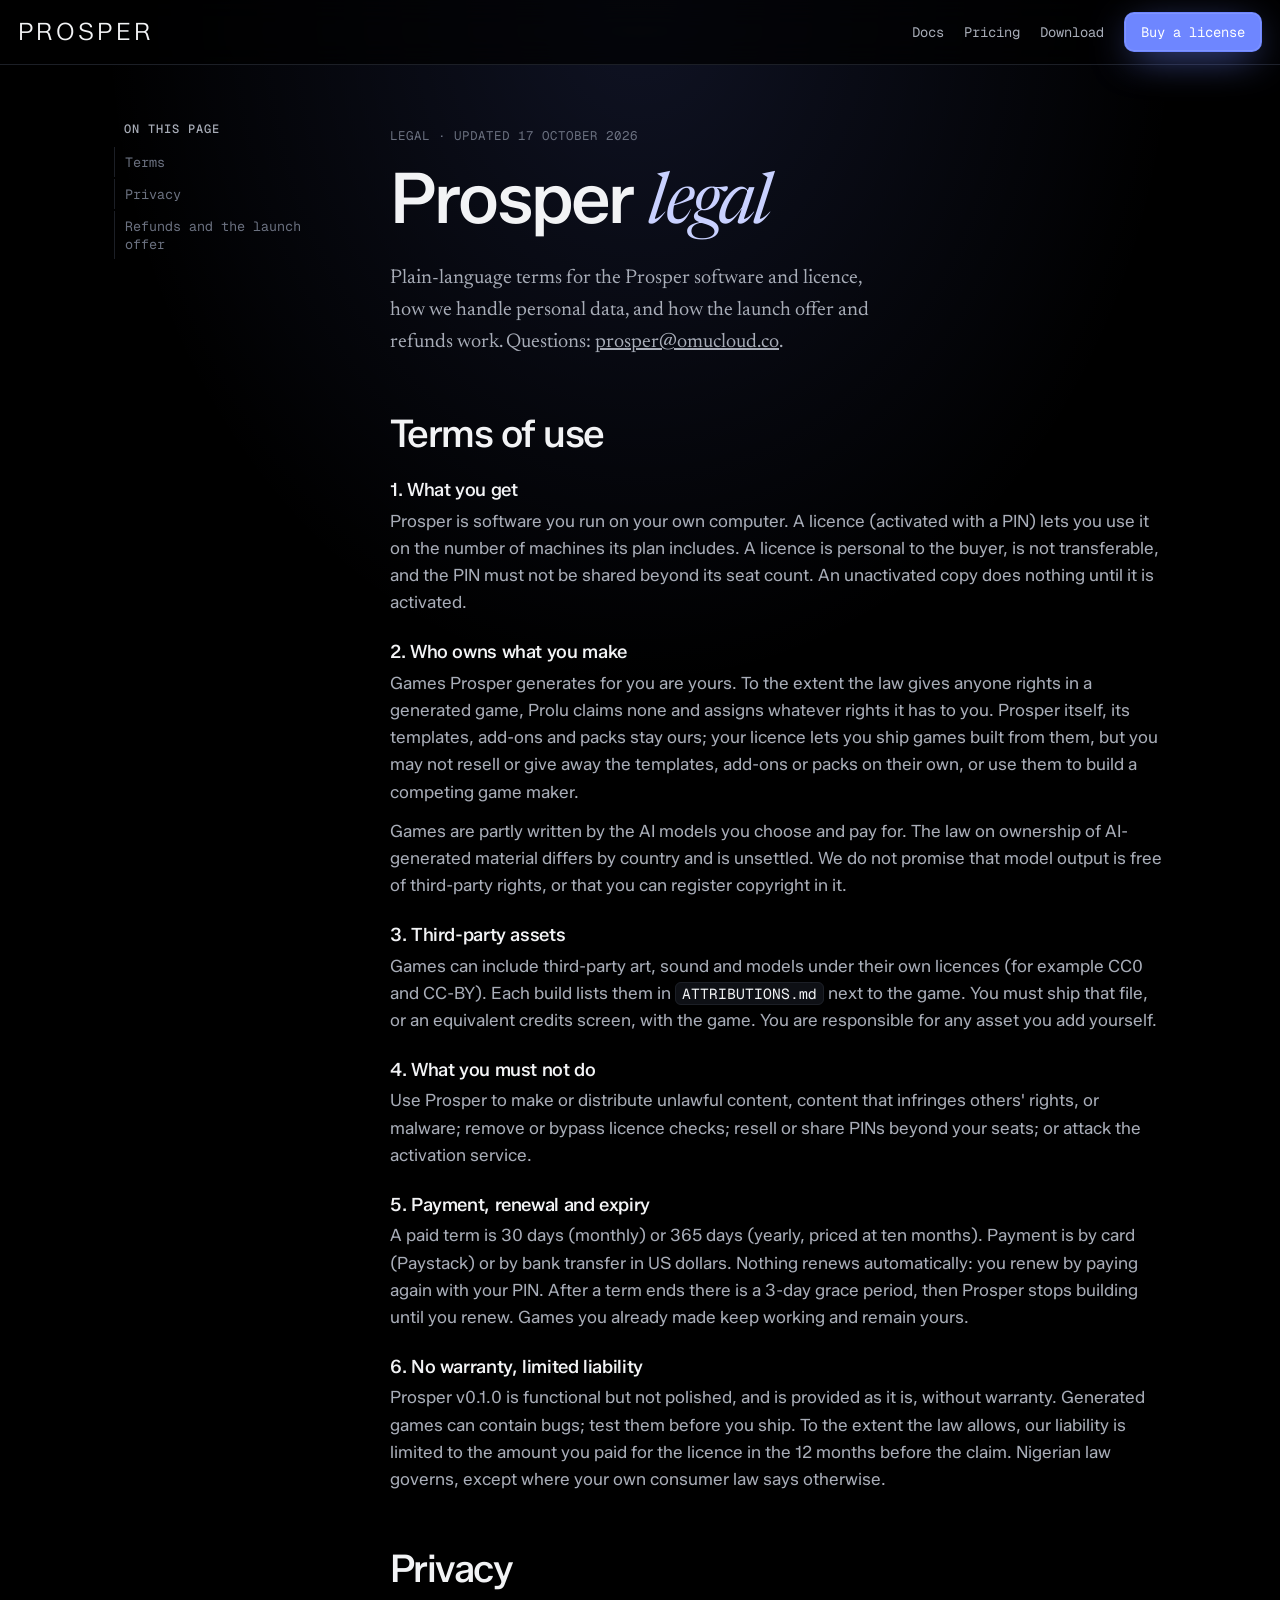
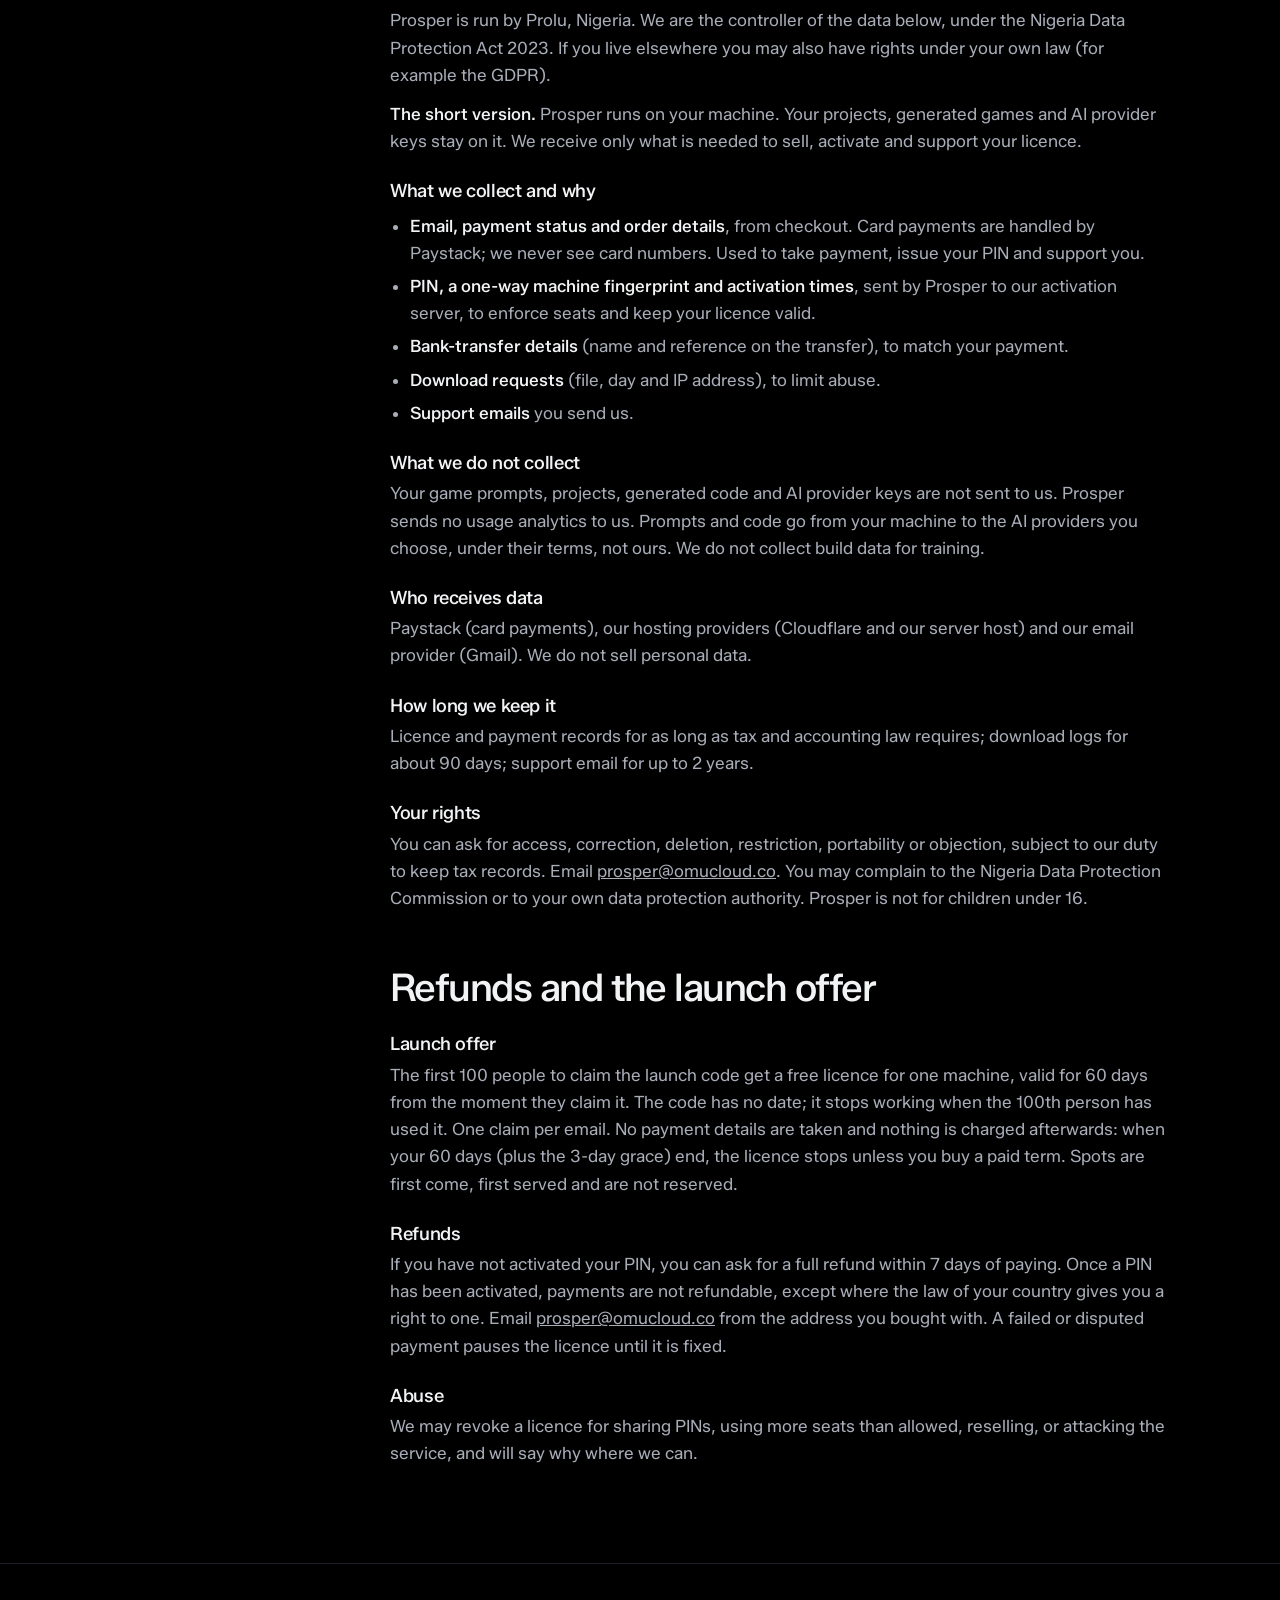
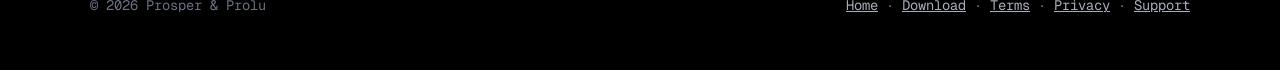
<file: legal/index.html>
<!doctype html>
<html lang="en">
<head>
<meta charset="utf-8">
<meta name="viewport" content="width=device-width, initial-scale=1, viewport-fit=cover">
<title>Prosper legal: terms, privacy, refunds</title>
<meta name="description" content="Terms of use, privacy policy and refund policy for Prosper.">
<link rel="canonical" href="https://prolu.indevs.in/legal/">
<meta name="theme-color" content="#000000">
<link rel="icon" href="data:image/svg+xml,%3Csvg xmlns=%27http://www.w3.org/2000/svg%27 viewBox=%270 0 32 32%27%3E%3Crect width=%2732%27 height=%2732%27 rx=%278%27 fill=%27%23000%27/%3E%3Cpath d=%27M11 25V7h6.5a6 6 0 0 1 0 12H11%27 fill=%27none%27 stroke=%27%236E86FF%27 stroke-width=%273%27/%3E%3C/svg%3E">
<link rel="preconnect" href="https://fonts.googleapis.com">
<link rel="preconnect" href="https://fonts.gstatic.com" crossorigin>
<link rel="stylesheet" href="https://fonts.googleapis.com/css2?family=Zalando+Sans:wght@300;400;500;600&family=Geist+Mono:wght@400;500&family=Newsreader:ital,opsz,wght@0,6..72,400;0,6..72,500;1,6..72,400&display=swap">
<style>
:root{color-scheme:dark;--bg:#000;--panel:#07080B;--raised:#0E1015;--line:#1C1F26;--line-2:#2A2E38;--text:#F2F3F5;--text-2:#A8ADB8;--muted:#6B7180;--blue:#6E86FF;--blue-hi:#8A9DFF;--blue-rgb:110,134,255;--amber:#F5C063;
--sans:"Zalando Sans",system-ui,-apple-system,"Segoe UI",sans-serif;--serif:"Newsreader",Georgia,serif;--mono:"Geist Mono",ui-monospace,Menlo,monospace}
*{box-sizing:border-box}html{scroll-behavior:smooth;-webkit-text-size-adjust:100%;overflow-x:clip}
body{margin:0;background:var(--bg);color:var(--text);font:17px/1.6 var(--sans);-webkit-font-smoothing:antialiased;overflow-x:hidden;background-image:radial-gradient(60% 30% at 50% 0,rgba(var(--blue-rgb),.14),transparent 70%)}
a{color:inherit}p{margin:0}h1,h2,h3{margin:0;font-weight:500;letter-spacing:-.04em;line-height:1.05;text-wrap:balance}
:focus-visible{outline:2px solid var(--blue);outline-offset:3px;border-radius:8px}
.top{position:sticky;top:0;z-index:30;background:rgba(0,0,0,.72);backdrop-filter:blur(14px);-webkit-backdrop-filter:blur(14px);border-bottom:1px solid var(--line)}
.bar{display:flex;align-items:center;justify-content:space-between;gap:16px;height:64px;padding-inline:18px;max-width:1280px;margin:0 auto}
.word{font-weight:300;font-size:1.5rem;letter-spacing:.14em;text-decoration:none;line-height:1}
.nav{display:flex;gap:20px;align-items:center}.nav a{font:400 .86rem var(--mono);color:var(--text-2);text-decoration:none}.nav a:hover{color:var(--text)}.nav a.btn,.nav a.btn:hover{color:#fff}
.btn{display:inline-flex;align-items:center;justify-content:center;font:500 .88rem var(--mono);padding:10px 16px;border-radius:10px;text-decoration:none;border:1px solid transparent;background:var(--blue);color:#fff;box-shadow:0 0 0 1px rgba(255,255,255,.12) inset,0 10px 40px -10px rgba(var(--blue-rgb),.9)}
.btn:hover{background:var(--blue-hi)}
.wrap{max-width:1100px;margin:0 auto;padding:56px 24px 96px;display:grid;grid-template-columns:220px minmax(0,1fr);gap:56px}
@media(max-width:860px){.wrap{grid-template-columns:1fr;gap:28px;padding-top:28px}.toc{position:static!important;display:flex!important;overflow-x:auto;gap:8px;padding-bottom:6px;scrollbar-width:none}.toc b{display:none}.toc a{white-space:nowrap;border:1px solid var(--line);border-radius:999px;padding:6px 12px}.nav a:not(.btn){display:none}}
.toc{position:sticky;top:88px;align-self:start;display:grid;gap:2px;font:400 .84rem var(--mono)}
.toc a{color:var(--muted);text-decoration:none;padding:6px 10px;border-left:1px solid var(--line)}.toc a:hover{color:var(--text);border-color:var(--blue)}
.toc b{font-weight:500;color:var(--text-2);padding:0 10px 8px;font-size:.75rem;text-transform:uppercase;letter-spacing:.08em}
main{min-width:0}main>section{padding-top:56px;scroll-margin-top:72px}main>section:first-child{padding-top:0}
.eyebrow{font:400 .78rem var(--mono);color:var(--muted);text-transform:uppercase;letter-spacing:.08em}
h1{font-size:clamp(2.6rem,7vw,4.4rem);margin-top:14px}h1 em{font-family:var(--serif);font-style:italic;font-weight:400;letter-spacing:-.025em;color:#C9D1FF}
h2{font-size:clamp(1.8rem,4vw,2.4rem);margin-bottom:18px}h3{font-size:1.15rem;letter-spacing:-.02em;margin:26px 0 8px}
.lead{font-family:var(--serif);font-size:1.25rem;color:var(--text-2);margin-top:18px;max-width:46ch}
main p,main li{color:var(--text-2)}main p+p{margin-top:12px}main ul,main ol{padding-left:1.2em;margin:12px 0}main li{margin:6px 0}main b,main strong{color:var(--text);font-weight:500}
code{font:400 .86em var(--mono);background:var(--raised);border:1px solid var(--line);border-radius:6px;padding:1px 6px;color:var(--text)}
pre{margin:14px 0;padding:16px;background:var(--panel);border:1px solid var(--line);border-radius:14px;overflow-x:auto;font:400 .84rem/1.6 var(--mono);color:var(--text)}pre code{background:none;border:0;padding:0}
.note{margin-top:22px;padding:16px 18px;border-radius:14px;border:1px solid rgba(245,192,99,.4);background:rgba(245,192,99,.07);color:var(--text)}
.note b{color:var(--amber)}.note.blue{border-color:rgba(var(--blue-rgb),.4);background:rgba(26,35,102,.3)}
table{width:100%;border-collapse:collapse;margin:14px 0;font-size:.95rem}th,td{text-align:left;padding:11px 12px;border-bottom:1px solid var(--line);vertical-align:top;color:var(--text-2)}
th{font:400 .75rem var(--mono);color:var(--muted);text-transform:uppercase;letter-spacing:.06em}td:first-child{color:var(--text)}
.tw{overflow-x:auto}
.steps{counter-reset:s;list-style:none;padding:0}.steps li{counter-increment:s;display:grid;grid-template-columns:34px 1fr;gap:12px;padding:12px 0;border-bottom:1px solid var(--line)}
.steps li::before{content:counter(s);font:500 .8rem var(--mono);color:var(--blue);border:1px solid rgba(var(--blue-rgb),.4);border-radius:8px;width:30px;height:30px;display:grid;place-items:center}
details{border-top:1px solid var(--line);padding:14px 0}details:last-of-type{border-bottom:1px solid var(--line)}
summary{cursor:pointer;color:var(--text);font-weight:500;list-style:none;display:flex;justify-content:space-between;gap:12px}summary::after{content:"+";font-family:var(--mono);color:var(--muted)}details[open] summary::after{content:"\2212"}
summary::-webkit-details-marker{display:none}details p{margin-top:10px}
footer{border-top:1px solid var(--line);padding:32px 24px 56px;font:400 .86rem var(--mono);color:var(--muted)}
footer .in{max-width:1100px;margin:0 auto;display:flex;flex-wrap:wrap;gap:12px 24px;justify-content:space-between}footer a{color:var(--text-2)}
</style>
</head>
<body>
<header class="top"><div class="bar"><a class="word" href="/">PROSPER</a>
<nav class="nav"><a href="/Docs/">Docs</a><a href="/#prosper-pricing">Pricing</a><a href="/download/#prosper">Download</a><a class="btn" href="https://prosper.qzz.io/buy">Buy a license</a></nav></div></header>

<div class="wrap">
<nav class="toc" aria-label="On this page"><b>On this page</b><a href="#terms">Terms</a><a href="#privacy">Privacy</a><a href="#refunds">Refunds and the launch offer</a></nav>
<main>
<section id="top"><span class="eyebrow">Legal · updated 17 October 2026</span><h1>Prosper <em>legal</em></h1>
<p class="lead">Plain-language terms for the Prosper software and licence, how we handle personal data, and how the launch offer and refunds work. Questions: <a href="mailto:prosper@omucloud.co">prosper@omucloud.co</a>.</p></section>

<section id="terms"><h2>Terms of use</h2>
<h3>1. What you get</h3><p>Prosper is software you run on your own computer. A licence (activated with a PIN) lets you use it on the number of machines its plan includes. A licence is personal to the buyer, is not transferable, and the PIN must not be shared beyond its seat count. An unactivated copy does nothing until it is activated.</p>
<h3>2. Who owns what you make</h3><p>Games Prosper generates for you are yours. To the extent the law gives anyone rights in a generated game, Prolu claims none and assigns whatever rights it has to you. Prosper itself, its templates, add-ons and packs stay ours; your licence lets you ship games built from them, but you may not resell or give away the templates, add-ons or packs on their own, or use them to build a competing game maker.</p>
<p>Games are partly written by the AI models you choose and pay for. The law on ownership of AI-generated material differs by country and is unsettled. We do not promise that model output is free of third-party rights, or that you can register copyright in it.</p>
<h3>3. Third-party assets</h3><p>Games can include third-party art, sound and models under their own licences (for example CC0 and CC-BY). Each build lists them in <code>ATTRIBUTIONS.md</code> next to the game. You must ship that file, or an equivalent credits screen, with the game. You are responsible for any asset you add yourself.</p>
<h3>4. What you must not do</h3><p>Use Prosper to make or distribute unlawful content, content that infringes others' rights, or malware; remove or bypass licence checks; resell or share PINs beyond your seats; or attack the activation service.</p>
<h3>5. Payment, renewal and expiry</h3><p>A paid term is 30 days (monthly) or 365 days (yearly, priced at ten months). Payment is by card (Paystack) or by bank transfer in US dollars. Nothing renews automatically: you renew by paying again with your PIN. After a term ends there is a 3-day grace period, then Prosper stops building until you renew. Games you already made keep working and remain yours.</p>
<h3>6. No warranty, limited liability</h3><p>Prosper v0.1.0 is functional but not polished, and is provided as it is, without warranty. Generated games can contain bugs; test them before you ship. To the extent the law allows, our liability is limited to the amount you paid for the licence in the 12 months before the claim. Nigerian law governs, except where your own consumer law says otherwise.</p>
</section>

<section id="privacy"><h2>Privacy</h2>
<p>Prosper is run by Prolu, Nigeria. We are the controller of the data below, under the Nigeria Data Protection Act 2023. If you live elsewhere you may also have rights under your own law (for example the GDPR).</p>
<p><strong>The short version.</strong> Prosper runs on your machine. Your projects, generated games and AI provider keys stay on it. We receive only what is needed to sell, activate and support your licence.</p>
<h3>What we collect and why</h3>
<ul><li><b>Email, payment status and order details</b>, from checkout. Card payments are handled by Paystack; we never see card numbers. Used to take payment, issue your PIN and support you.</li>
<li><b>PIN, a one-way machine fingerprint and activation times</b>, sent by Prosper to our activation server, to enforce seats and keep your licence valid.</li>
<li><b>Bank-transfer details</b> (name and reference on the transfer), to match your payment.</li>
<li><b>Download requests</b> (file, day and IP address), to limit abuse.</li>
<li><b>Support emails</b> you send us.</li></ul>
<h3>What we do not collect</h3><p>Your game prompts, projects, generated code and AI provider keys are not sent to us. Prosper sends no usage analytics to us. Prompts and code go from your machine to the AI providers you choose, under their terms, not ours. We do not collect build data for training.</p>
<h3>Who receives data</h3><p>Paystack (card payments), our hosting providers (Cloudflare and our server host) and our email provider (Gmail). We do not sell personal data.</p>
<h3>How long we keep it</h3><p>Licence and payment records for as long as tax and accounting law requires; download logs for about 90 days; support email for up to 2 years.</p>
<h3>Your rights</h3><p>You can ask for access, correction, deletion, restriction, portability or objection, subject to our duty to keep tax records. Email <a href="mailto:prosper@omucloud.co">prosper@omucloud.co</a>. You may complain to the Nigeria Data Protection Commission or to your own data protection authority. Prosper is not for children under 16.</p>
</section>

<section id="refunds"><h2>Refunds and the launch offer</h2>
<h3>Launch offer</h3><p>The first 100 people to claim the launch code get a free licence for one machine, valid for 60 days from the moment they claim it. The code has no date; it stops working when the 100th person has used it. One claim per email. No payment details are taken and nothing is charged afterwards: when your 60 days (plus the 3-day grace) end, the licence stops unless you buy a paid term. Spots are first come, first served and are not reserved.</p>
<h3>Refunds</h3><p>If you have not activated your PIN, you can ask for a full refund within 7 days of paying. Once a PIN has been activated, payments are not refundable, except where the law of your country gives you a right to one. Email <a href="mailto:prosper@omucloud.co">prosper@omucloud.co</a> from the address you bought with. A failed or disputed payment pauses the licence until it is fixed.</p>
<h3>Abuse</h3><p>We may revoke a licence for sharing PINs, using more seats than allowed, reselling, or attacking the service, and will say why where we can.</p>
</section>
</main></div>
<footer><div class="in"><span>© 2026 Prosper &amp; Prolu</span><span><a href="/">Home</a> · <a href="/download/#prosper">Download</a> · <a href="/legal/#terms">Terms</a> · <a href="/legal/#privacy">Privacy</a> · <a href="mailto:prosper@omucloud.co">Support</a></span></div></footer>
</body></html>
</file>
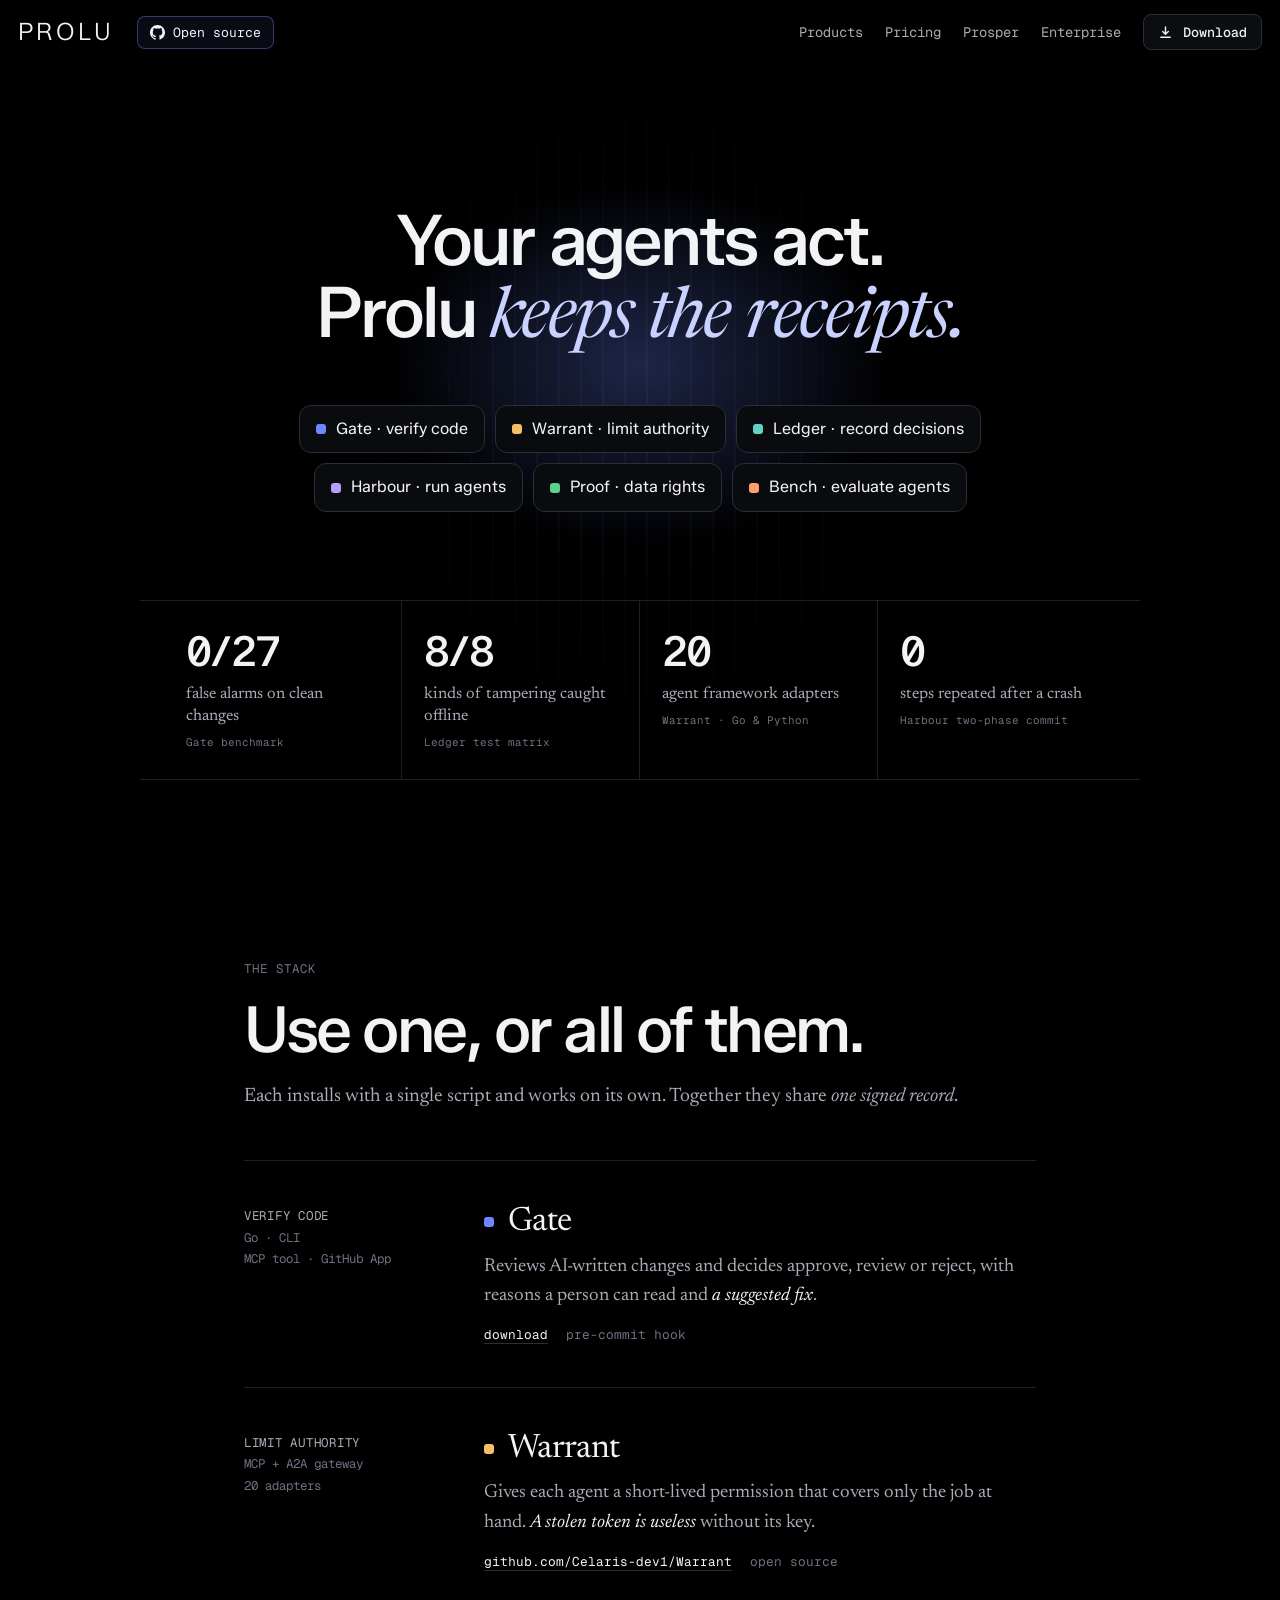
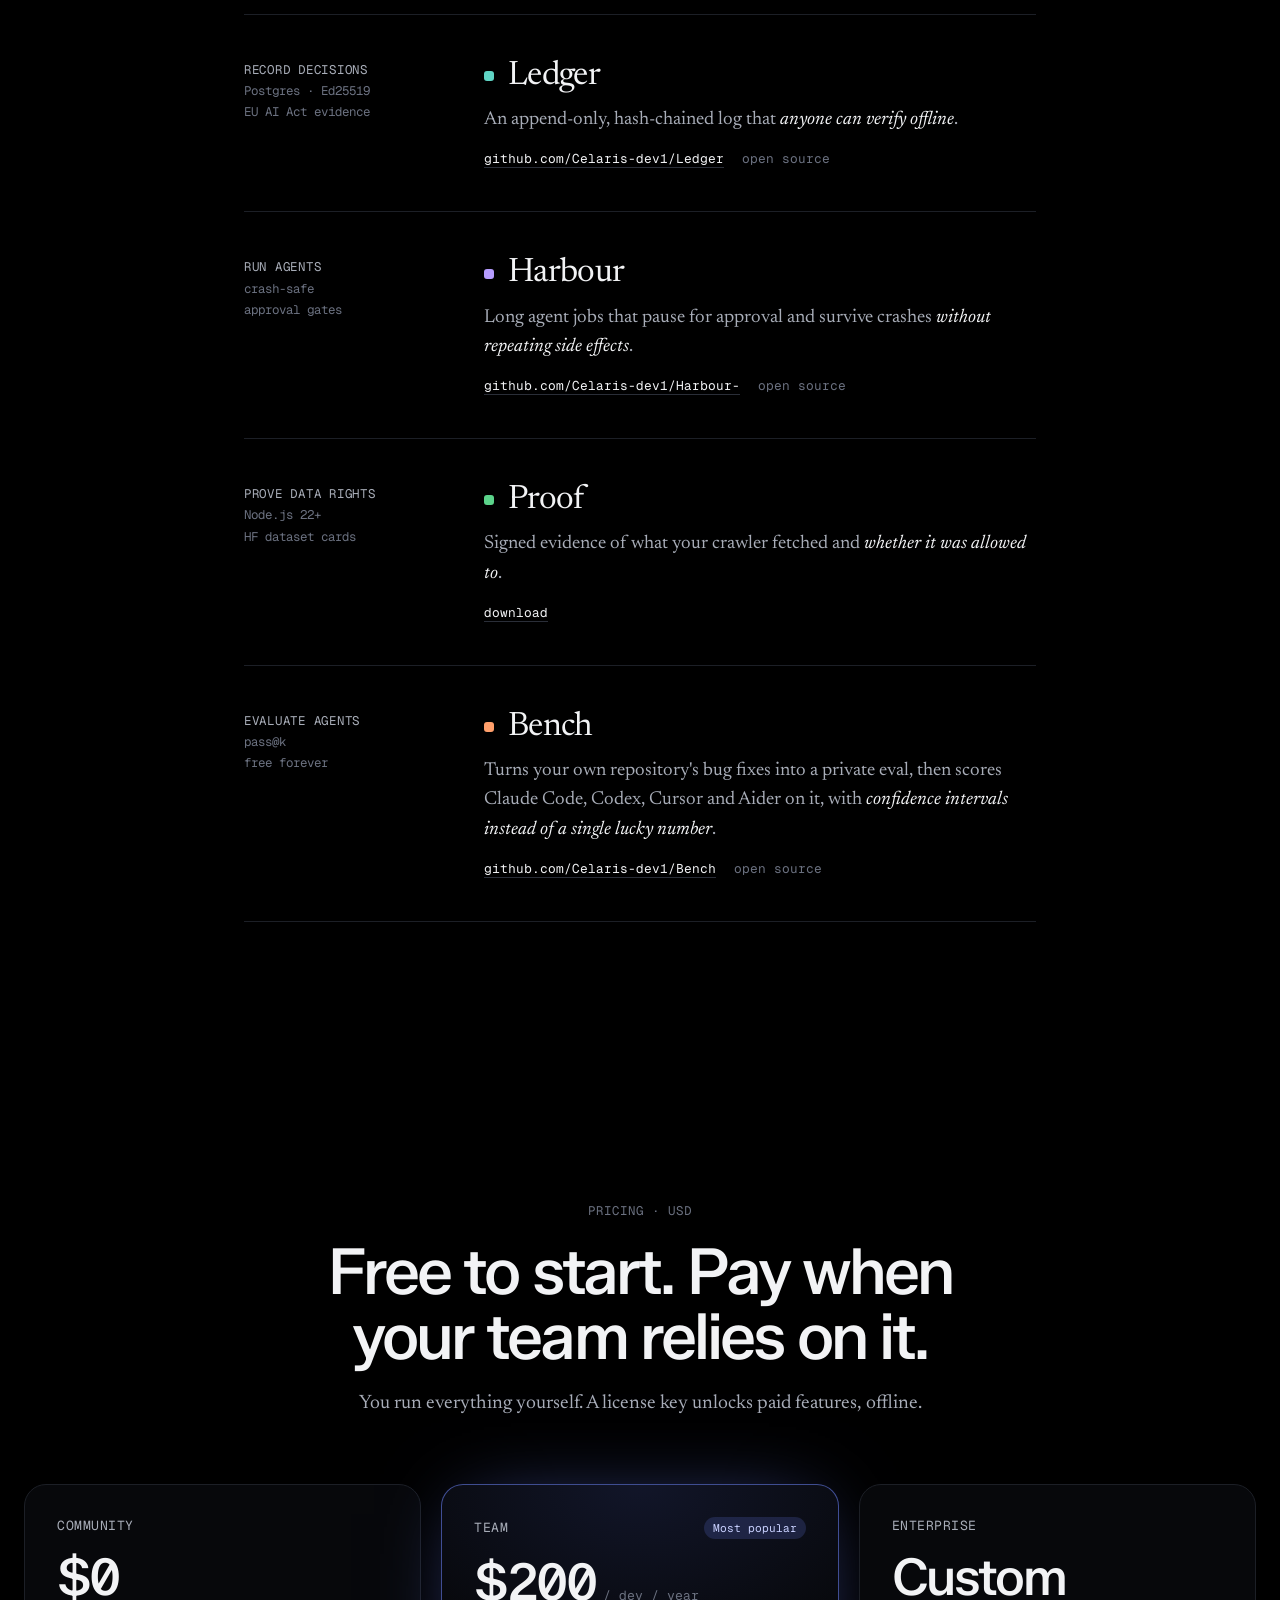
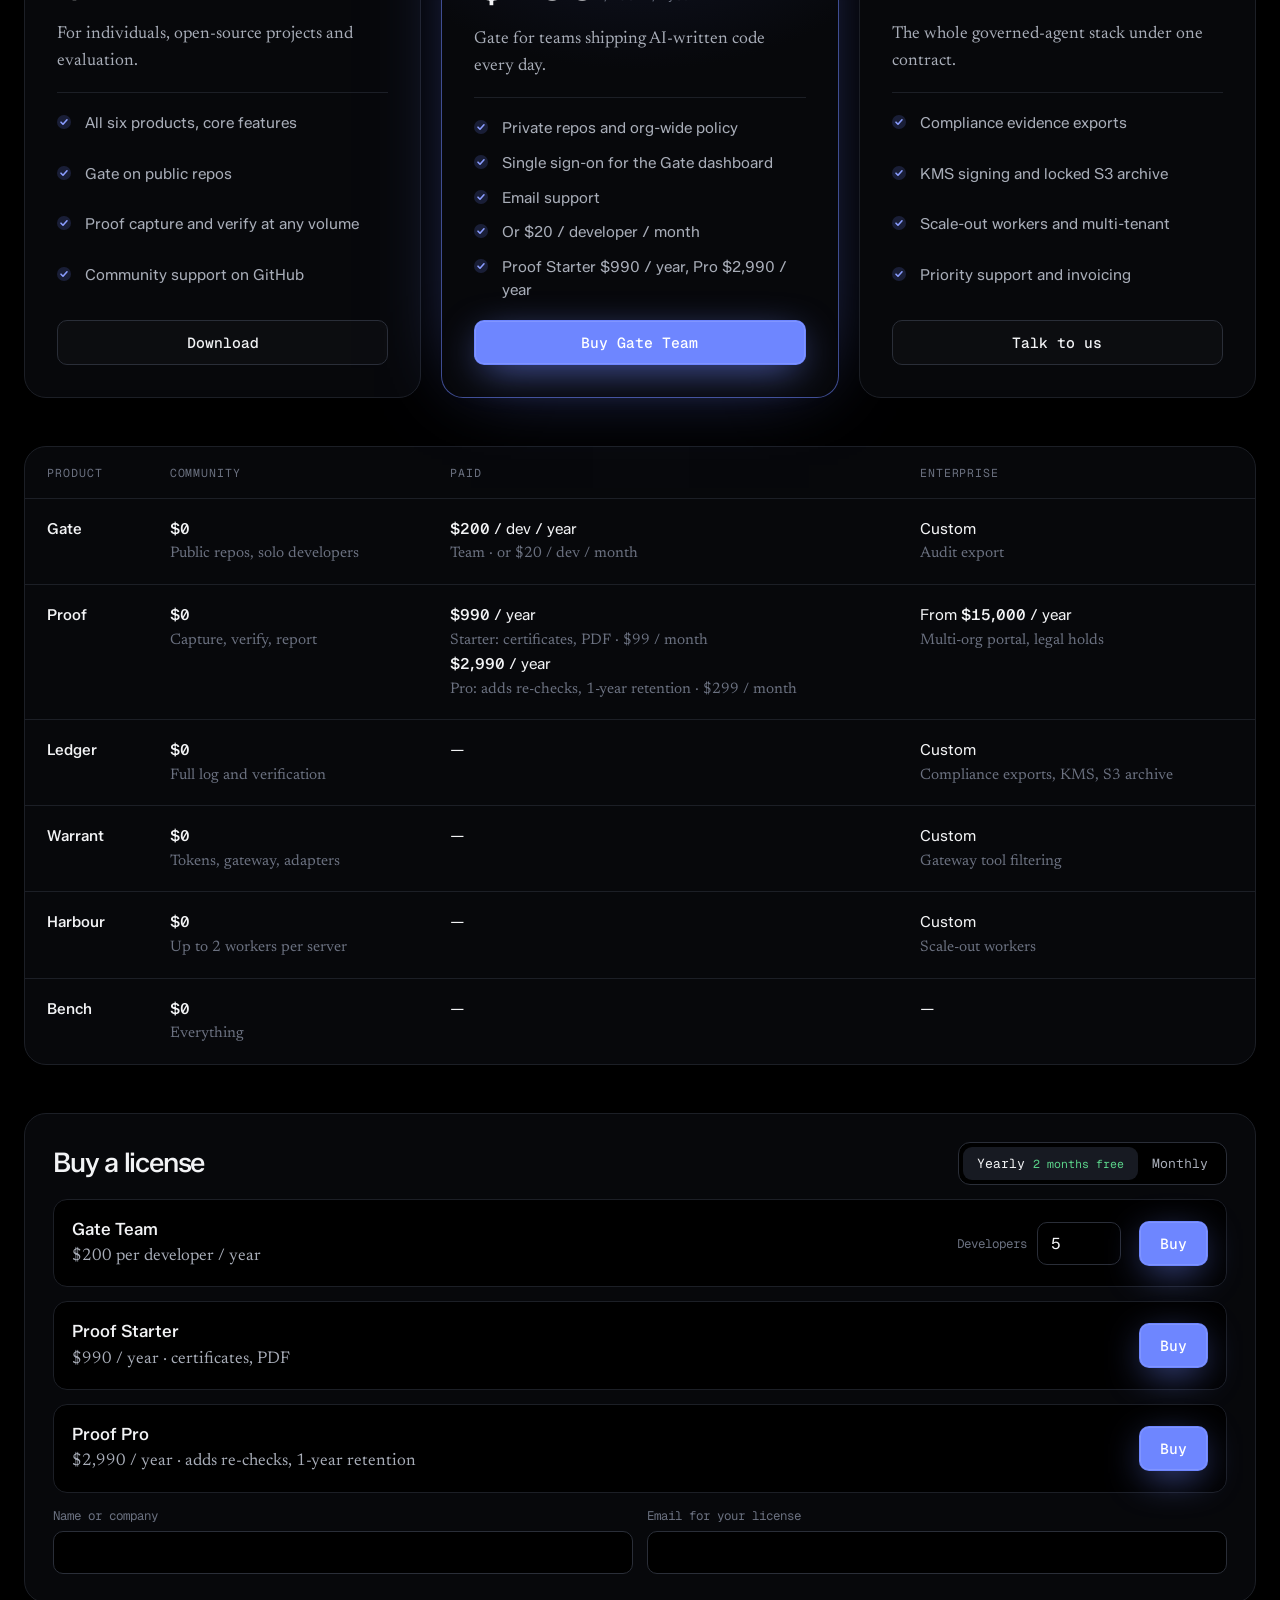
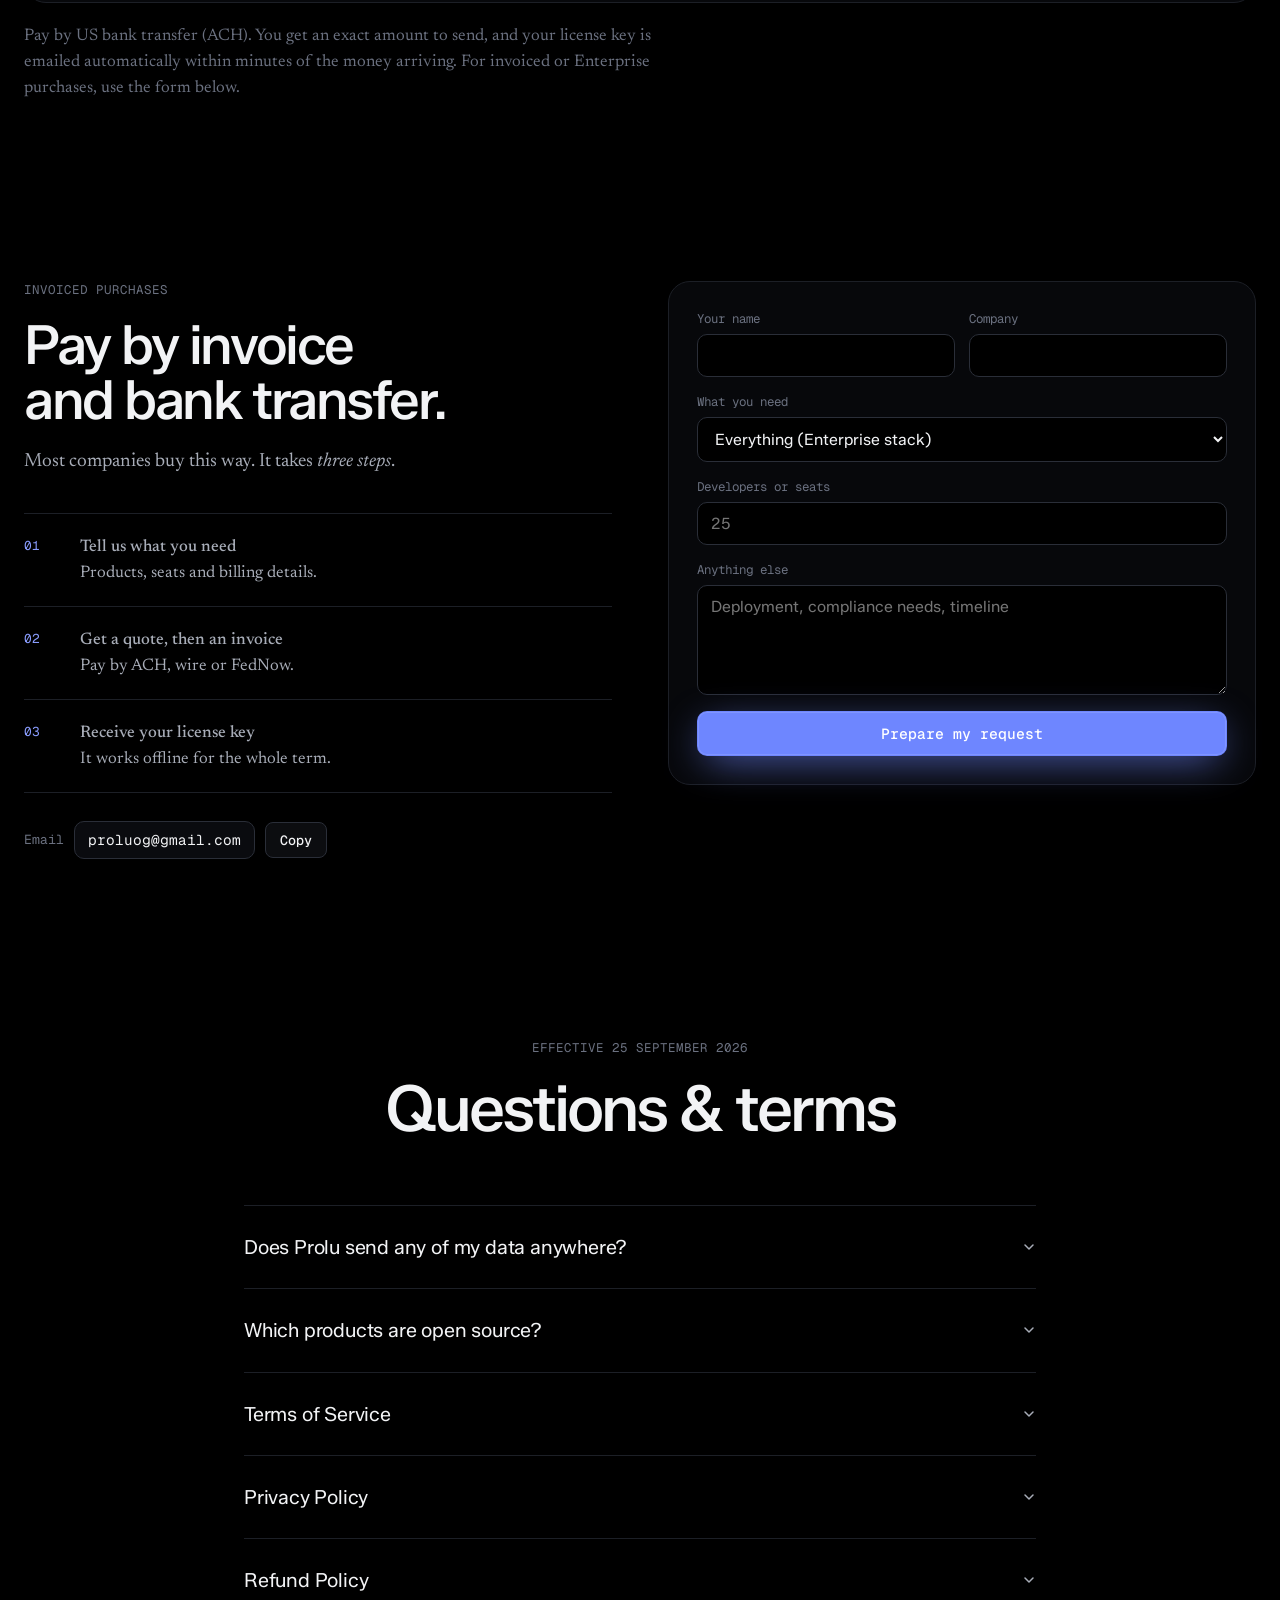
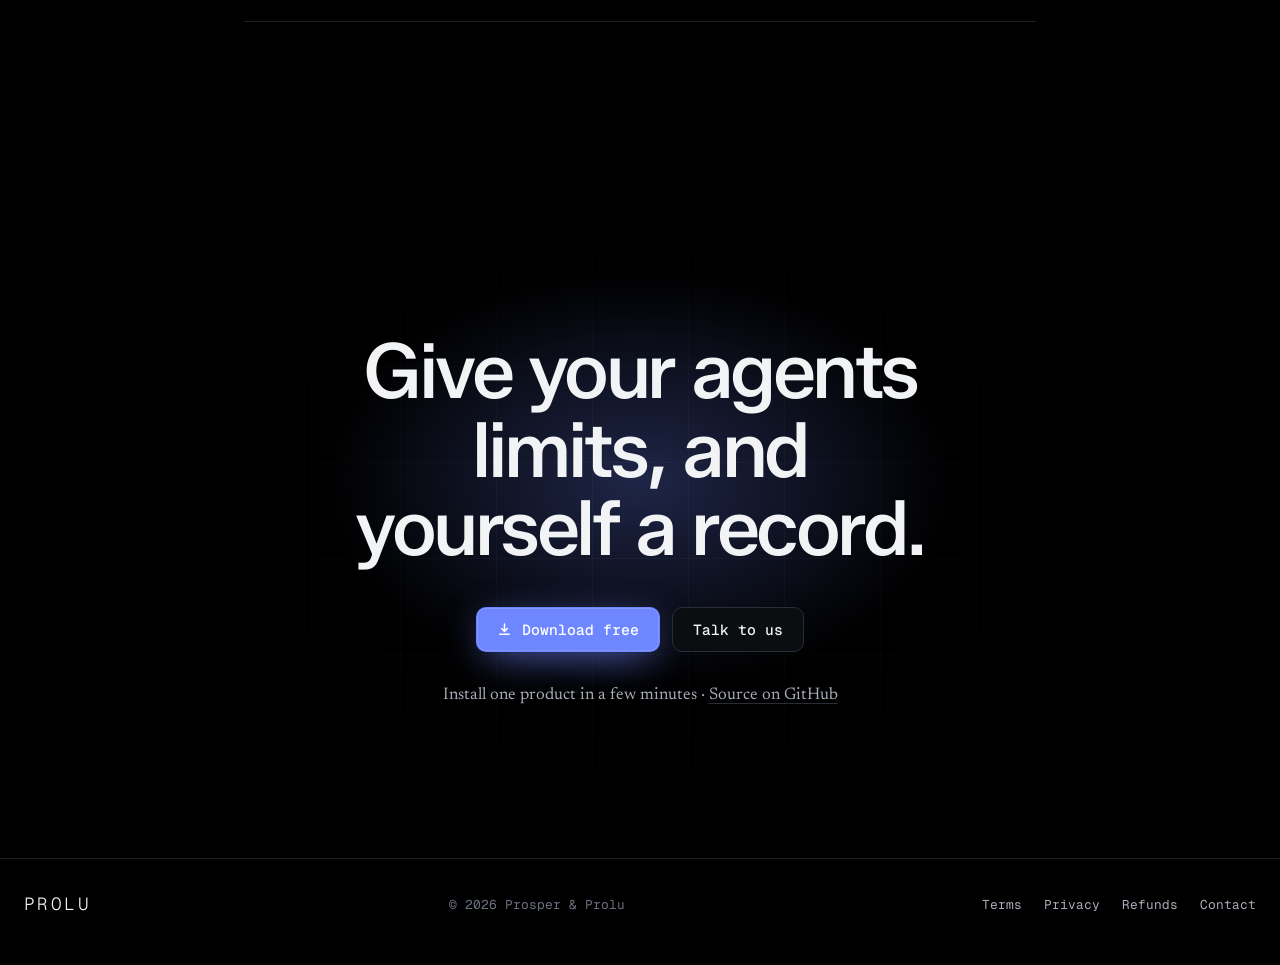
<file: prolu/index.html>
<!doctype html>
<html lang="en">
<head>
<meta charset="utf-8">
<meta name="viewport" content="width=device-width, initial-scale=1, viewport-fit=cover">
<title>Prolu: self-hosted governance for AI coding agents</title>
<meta name="description" content="Prolu verifies the code AI agents write, limits what they can touch and keeps a tamper-evident record. Six self-hosted tools, free to start.">
<link rel="canonical" href="https://prolu.indevs.in/prolu/">
<meta name="theme-color" content="#000000">
<meta property="og:type" content="website">
<meta property="og:site_name" content="Prosper &amp; Prolu">
<meta property="og:title" content="Prolu: self-hosted governance for AI coding agents">
<meta property="og:description" content="Prolu verifies the code AI agents write, limits what they can touch and keeps a tamper-evident record. Six self-hosted tools, free to start.">
<meta property="og:url" content="https://prolu.indevs.in/prolu/">
<meta property="og:image" content="https://prolu.indevs.in/img/conductor.jpg">
<meta name="twitter:card" content="summary_large_image">
<meta name="twitter:site" content="@Prospernwo">
<meta name="twitter:title" content="Prolu: self-hosted governance for AI coding agents">
<meta name="twitter:description" content="Prolu verifies the code AI agents write, limits what they can touch and keeps a tamper-evident record. Six self-hosted tools, free to start.">
<meta name="twitter:image" content="https://prolu.indevs.in/img/conductor.jpg">
<link rel="icon" href="data:image/svg+xml,%3Csvg xmlns=%27http://www.w3.org/2000/svg%27 viewBox=%270 0 32 32%27%3E%3Crect width=%2732%27 height=%2732%27 rx=%278%27 fill=%27%23000%27/%3E%3Cpath d=%27M11 25V7h6.5a6 6 0 0 1 0 12H11%27 stroke=%27%237C93FF%27 stroke-width=%273.4%27 fill=%27none%27 stroke-linecap=%27round%27 stroke-linejoin=%27round%27/%3E%3C/svg%3E">
<link rel="preconnect" href="https://fonts.googleapis.com">
<link rel="preconnect" href="https://fonts.gstatic.com" crossorigin>
<link rel="stylesheet" href="https://fonts.googleapis.com/css2?family=Zalando+Sans:wght@300;400;500;600&family=Geist+Mono:wght@400;500&family=Newsreader:ital,opsz,wght@0,6..72,400;0,6..72,500;1,6..72,400&display=swap">
<script type="application/ld+json">
{"@context":"https://schema.org","@type":"SoftwareApplication","name":"Prolu","applicationCategory":"DeveloperApplication","applicationSubCategory":"AI agent governance","operatingSystem":"Linux, self-hosted","description":"Self-hosted governance for AI agents: Gate verifies AI-written code, Warrant limits agent authority, Ledger keeps a tamper-evident record, Harbour runs crash-safe agent jobs, Proof records data rights and Bench evaluates coding agents.","url":"https://prolu.indevs.in/prolu/","offers":[{"@type":"Offer","name":"Community","price":"0","priceCurrency":"USD"},{"@type":"Offer","name":"Gate Team","price":"200","priceCurrency":"USD","description":"Per developer per year"}],"sameAs":["https://github.com/Celaris-dev1"]}
</script>
<style>
:root{
  color-scheme:dark;
  --bg:#000; --panel:#07080B; --raised:#0E1015; --line:#1C1F26; --line-2:#2A2E38;
  --text:#F2F3F5; --text-2:#A8ADB8; --muted:#6B7180;
  --blue:#6E86FF; --blue-hi:#8A9DFF; --blue-rgb:110,134,255; --blue-deep:#1A2366;
  --green:#5BD38A; --red:#FF6B7A; --amber:#F5C063; --violet:#B69CFF; --teal:#5FD4C4; --orange:#FF9F6B;
  --sans:"Zalando Sans",system-ui,-apple-system,"Segoe UI",sans-serif;
  --serif:"Newsreader",Georgia,"Times New Roman",serif;
  --mono:"Geist Mono",ui-monospace,"SFMono-Regular",Menlo,monospace;
}
*{box-sizing:border-box}
html{scroll-behavior:smooth;-webkit-text-size-adjust:100%}
html{overflow-x:clip}
body{margin:0;background:var(--bg);color:var(--text);font-family:var(--sans);font-size:17px;line-height:1.55;-webkit-font-smoothing:antialiased;overflow-x:hidden}
a{color:inherit}
p{margin:0}
h1,h2,h3{margin:0;font-weight:500;letter-spacing:-.045em;line-height:1.02;text-wrap:balance}
:focus-visible{outline:2px solid var(--blue);outline-offset:3px;border-radius:8px}
.wrap{max-width:1280px;margin:0 auto;padding-inline:24px}
.narrow{max-width:840px;margin:0 auto;padding-inline:24px}
.mono{font-family:var(--mono)}
.serif{font-family:var(--serif)}

/* ---------- nav ---------- */
.top{position:sticky;top:0;z-index:30;background:rgba(0,0,0,.72);backdrop-filter:blur(14px);-webkit-backdrop-filter:blur(14px);border-bottom:1px solid transparent;transition:border-color .2s}
.top.scrolled{border-bottom-color:var(--line)}
.top .bar{display:flex;align-items:center;justify-content:space-between;gap:16px;height:64px;padding-inline:18px}
.top .l,.top .r{display:flex;align-items:center;gap:22px}
.word{font-weight:300;font-size:1.5rem;letter-spacing:.14em;text-decoration:none;color:var(--text);line-height:1}
.chip-link{display:inline-flex;align-items:center;gap:8px;font:400 .82rem var(--mono);padding:7px 12px;border-radius:8px;border:1px solid rgba(var(--blue-rgb),.4);background:rgba(var(--blue-rgb),.08);color:var(--text);text-decoration:none}
.chip-link:hover{background:rgba(var(--blue-rgb),.16)}
.navlink{font:400 .86rem var(--mono);color:var(--text-2);text-decoration:none;display:inline-flex;gap:7px;align-items:center}
.navlink:hover{color:var(--text)}
.navlink svg,.chip-link svg,.btn svg{width:15px;height:15px;flex:none}

/* ---------- buttons ---------- */
.btn{display:inline-flex;align-items:center;justify-content:center;gap:10px;font:500 .92rem var(--mono);padding:12px 20px;border-radius:10px;text-decoration:none;border:1px solid transparent;cursor:pointer;white-space:nowrap;color:var(--text);transition:background .15s,border-color .15s,box-shadow .15s}
.btn-blue{background:var(--blue);color:#fff;box-shadow:0 0 0 1px rgba(255,255,255,.12) inset,0 10px 40px -10px rgba(var(--blue-rgb),.9)}
.btn-blue:hover{background:var(--blue-hi)}
.btn-dark{background:#0C0D10;border-color:var(--line-2)}
.btn-dark:hover{border-color:#3C4250;background:#121419}
.btn-sm{padding:8px 14px;font-size:.84rem;border-radius:8px}

/* ---------- hero ---------- */
.hero{position:relative;padding:110px 0 0;text-align:center;isolation:isolate;overflow-x:clip;padding-inline:16px}
#stars{position:absolute;inset:0;width:100%;height:100%;z-index:-1;pointer-events:none}
.hero::before{content:"";position:absolute;left:50%;top:150px;width:min(1100px,140vw);height:620px;transform:translateX(-50%);background:radial-gradient(50% 50% at 50% 40%,rgba(var(--blue-rgb),.22),rgba(var(--blue-rgb),.05) 55%,transparent 75%);z-index:-1;pointer-events:none}
.hero::after{content:"";position:absolute;inset:60px 0 auto;height:560px;z-index:-1;pointer-events:none;background-image:linear-gradient(rgba(255,255,255,.035) 1px,transparent 1px),linear-gradient(90deg,rgba(255,255,255,.035) 1px,transparent 1px);background-size:96px 96px;background-position:center;-webkit-mask:radial-gradient(45% 60% at 50% 45%,#000,transparent);mask:radial-gradient(45% 60% at 50% 45%,#000,transparent)}
.badge{display:inline-flex;align-items:center;gap:8px;font:400 .8rem var(--mono);padding:5px 12px;border-radius:999px;border:1px solid rgba(var(--blue-rgb),.5);background:rgba(26,35,102,.45);color:var(--text)}
.badge i{width:3px;height:3px;border-radius:50%;background:var(--text-2)}
.hero h1{font-size:clamp(2.9rem,7.4vw,5.6rem);margin:26px auto 0;max-width:13ch}
.hero h1 em{font-family:var(--serif);font-style:italic;font-weight:400;letter-spacing:-.025em;color:#C9D1FF}
.hero .sub{font-family:var(--serif);font-size:clamp(1.12rem,1.9vw,1.32rem);line-height:1.5;color:var(--text-2);max-width:600px;margin:24px auto 0}
.hero .ctas{display:flex;gap:12px;justify-content:center;flex-wrap:wrap;margin-top:36px}
.hero .fine{display:inline-flex;align-items:center;gap:8px;margin-top:22px;font:400 .82rem var(--mono);color:var(--muted)}
.hero .fine b{font-weight:400;color:var(--text-2)}

/* window mock */
.stage{position:relative;max-width:1000px;margin:80px auto 0}
.stage::before{content:"";position:absolute;inset:auto 0 -120px;height:300px;background:radial-gradient(50% 60% at 50% 30%,rgba(var(--blue-rgb),.2),transparent 70%);z-index:-1}
.win{border-radius:18px;background:linear-gradient(180deg,#0B0D13,#050608);border:1px solid var(--line-2);box-shadow:0 0 0 1px rgba(255,255,255,.03) inset,0 50px 120px -40px rgba(0,0,0,1),0 0 80px -30px rgba(var(--blue-rgb),.5);overflow:hidden;text-align:left}
.win-top{display:flex;align-items:center;gap:14px;height:44px;padding-inline:16px;border-bottom:1px solid var(--line)}
.dots{display:flex;gap:7px}.dots i{width:11px;height:11px;border-radius:50%;background:#FF5F57}.dots i:nth-child(2){background:#FEBC2E}.dots i:nth-child(3){background:#28C840}
.win-title{font:500 .78rem var(--sans);color:var(--text-2)}
.win-tabs{margin-left:auto;display:flex;gap:6px;font:400 .7rem var(--mono)}
.win-tabs span{padding:4px 9px;border-radius:6px;color:var(--muted)}
.win-tabs span.on{background:rgba(var(--blue-rgb),.2);color:#C9D1FF}
.win-body{display:grid;grid-template-columns:200px 1fr 1fr;min-height:400px}
.side{border-right:1px solid var(--line);padding:16px 12px;display:grid;align-content:start;gap:4px;font-size:.8rem;color:var(--text-2)}
.side .h{font:300 1rem var(--sans);letter-spacing:.14em;color:var(--text);padding:0 8px 12px}
.side span{display:flex;align-items:center;gap:9px;padding:6px 8px;border-radius:7px}
.side span.on{background:#14171E;color:var(--text)}
.side span i{width:8px;height:8px;border-radius:2px}
.side .sec{font:400 .68rem var(--mono);color:var(--muted);padding:14px 8px 4px;letter-spacing:.04em}
.pane{padding:18px;border-right:1px solid var(--line);display:grid;align-content:start;gap:10px}
.pane:last-child{border-right:0}
.pane .ph{font:400 .7rem var(--mono);color:var(--muted);letter-spacing:.04em;margin-bottom:4px}
.rcpt{display:grid;grid-template-columns:30px 1fr auto;gap:12px;align-items:center;padding:11px 12px;border-radius:10px;background:#0C0E13;border:1px solid var(--line)}
.rcpt .ic{width:30px;height:30px;border-radius:8px;display:grid;place-items:center;font:600 .82rem var(--sans);color:#000}
.rcpt b{display:block;font-weight:500;font-size:.84rem}
.rcpt small{display:block;font:400 .68rem var(--mono);color:var(--muted);white-space:nowrap;overflow:hidden;text-overflow:ellipsis;max-width:22ch}
.ok{font:400 .66rem var(--mono);color:var(--green);white-space:nowrap}
.term{font:400 .74rem/1.75 var(--mono);color:var(--text-2);white-space:pre;overflow:hidden;margin:0}
.t-c{color:var(--muted)} .t-r{color:var(--red)} .t-y{color:var(--amber)} .t-g{color:var(--green)} .t-b{color:var(--blue-hi)} .t-v{color:var(--violet)}
.prompt{margin-top:auto;border:1px solid var(--line-2);border-radius:12px;padding:10px 12px;font:400 .72rem var(--mono);color:var(--muted);display:flex;justify-content:space-between;align-items:center;background:#08090C}
.prompt i{font-style:normal;padding:2px 8px;border-radius:6px;background:#161922;color:var(--text-2)}

/* ---------- sections ---------- */
section{position:relative}
.sp{padding-block:140px}
.head{text-align:center;max-width:820px;margin:0 auto 64px}
.head h2{font-size:clamp(2.3rem,5.4vw,4rem)}
.head p{font-family:var(--serif);font-size:1.22rem;color:var(--text-2);margin-top:20px}
.eyebrow{display:block;font:400 .78rem var(--mono);color:var(--muted);letter-spacing:.08em;text-transform:uppercase;margin-bottom:20px}

/* feature cards */
.cards{display:grid;grid-template-columns:1fr 1fr;gap:24px}
.fcard{position:relative;overflow:hidden;border-radius:24px;border:1px solid var(--line);background:#000;padding:40px 40px 0;min-height:520px;display:flex;flex-direction:column}
.fcard::after{content:"";position:absolute;inset:auto 0 0;height:62%;pointer-events:none;z-index:0;background:radial-gradient(70% 70% at 50% 100%,rgba(var(--blue-rgb),.18),transparent 70%)}
.floor{position:absolute;inset:auto -20% -2px;height:58%;z-index:0;pointer-events:none;background-image:linear-gradient(rgba(var(--blue-rgb),.22) 1px,transparent 1px),linear-gradient(90deg,rgba(var(--blue-rgb),.22) 1px,transparent 1px);background-size:44px 44px;transform:perspective(500px) rotateX(62deg);transform-origin:bottom;-webkit-mask:linear-gradient(transparent,#000 60%);mask:linear-gradient(transparent,#000 60%);opacity:.55}
.fcard > *{position:relative;z-index:1}
.fcard h3{font-size:clamp(1.8rem,2.8vw,2.4rem);max-width:15ch}
.fcard > p{font-family:var(--serif);font-size:1.15rem;color:var(--text-2);margin-top:16px;max-width:30ch;line-height:1.45}
.fcard .demo{margin:auto 0 0;padding:36px 0 40px;display:grid;justify-items:center}
.glass{width:min(100%,420px);border-radius:14px;border:1px solid var(--line-2);background:rgba(10,12,17,.86);backdrop-filter:blur(6px);box-shadow:0 30px 60px -20px #000}
.glass .gh{display:flex;align-items:center;gap:8px;padding:11px 14px;border-bottom:1px solid var(--line);font:400 .76rem var(--mono);color:var(--text-2)}
.glass .gh b{color:var(--text);font-weight:500}
.diff{font:400 .76rem/1.9 var(--mono);color:var(--text-2);padding:8px 0}
.diff div{padding:0 14px;display:grid;grid-template-columns:22px 1fr;gap:8px;white-space:nowrap;overflow:hidden;text-overflow:ellipsis}
.diff .n{color:var(--muted)}
.diff .del{background:rgba(255,107,122,.13);color:#FFB1BA;text-decoration:line-through}
.diff .add{background:rgba(91,211,138,.13);color:#B7F0CC}
.glass .gf{border-top:1px solid var(--line);padding:11px 14px;font:500 .9rem var(--sans);display:flex;gap:8px;align-items:center}
.tokens{display:grid;grid-template-columns:repeat(3,1fr);gap:14px;width:100%;max-width:470px}
.tok{display:grid;justify-items:center;gap:14px}
.orb{width:84px;height:84px;border-radius:50%;display:grid;place-items:center;border:1px solid rgba(var(--blue-rgb),.5);background:radial-gradient(circle at 50% 40%,rgba(var(--blue-rgb),.25),rgba(0,0,0,.4) 70%);box-shadow:0 0 40px -6px rgba(var(--blue-rgb),.5);font:500 .74rem var(--mono);color:var(--text)}
.orb.deny{border-color:rgba(255,107,122,.5);background:radial-gradient(circle at 50% 40%,rgba(255,107,122,.22),rgba(0,0,0,.4) 70%);box-shadow:0 0 40px -6px rgba(255,107,122,.45)}
.tag{font:400 .72rem var(--mono);padding:7px 11px;border-radius:8px;background:#14171E;border:1px solid var(--line-2);display:inline-flex;gap:7px;align-items:center;white-space:nowrap}
.tag .d{width:8px;height:8px;border-radius:50%;background:var(--green)}
.tag.bad .d{background:var(--red)}
.tag.blue{background:rgba(26,35,102,.6);border-color:rgba(var(--blue-rgb),.45)}
.steps-demo{width:100%;max-width:440px;display:grid;gap:10px}
.st{display:grid;grid-template-columns:26px 1fr auto;gap:12px;align-items:center;padding:12px 14px;border-radius:12px;border:1px solid var(--line-2);background:rgba(10,12,17,.86);font-size:.88rem}
.st .k{width:26px;height:26px;border-radius:50%;display:grid;place-items:center;font:500 .7rem var(--mono);background:#14171E;color:var(--text-2)}
.st.done .k{background:rgba(91,211,138,.15);color:var(--green)}
.st.wait{border-color:rgba(245,192,99,.45);box-shadow:0 0 30px -10px rgba(245,192,99,.5)}
.st.wait .k{background:rgba(245,192,99,.15);color:var(--amber)}
.st small{font:400 .7rem var(--mono);color:var(--muted)}

/* unified band */
.unified{text-align:center;padding-block:160px 140px;overflow:hidden}
.unified::before{content:"";position:absolute;left:50%;top:40px;width:min(900px,120vw);height:520px;transform:translateX(-50%);background:radial-gradient(40% 50% at 50% 50%,rgba(var(--blue-rgb),.28),transparent 70%);pointer-events:none}
.unified::after{content:"";position:absolute;left:50%;top:0;width:min(560px,90vw);height:100%;transform:translateX(-50%);pointer-events:none;background:repeating-linear-gradient(90deg,rgba(var(--blue-rgb),.08) 0 2px,transparent 2px 22px);-webkit-mask:radial-gradient(50% 40% at 50% 40%,#000,transparent);mask:radial-gradient(50% 40% at 50% 40%,#000,transparent)}
.unified > *{position:relative;z-index:1}
.unified h1,.unified h2{font-size:clamp(2.4rem,5.8vw,4.4rem)}
.pills{display:flex;flex-wrap:wrap;justify-content:center;gap:10px;max-width:880px;margin:48px auto 0}
.pill{display:inline-flex;align-items:center;gap:10px;padding:11px 16px;border-radius:12px;background:#0A0B0F;border:1px solid var(--line-2);font-size:1rem}
.pill i{width:10px;height:10px;border-radius:3px}
.stats{display:grid;grid-template-columns:repeat(4,1fr);max-width:1000px;margin:88px auto 0;border-top:1px solid var(--line);border-bottom:1px solid var(--line)}
.stat{padding:30px 22px;text-align:left;border-right:1px solid var(--line)}
.stat:last-child{border-right:0}
.stat .v{font-size:2.6rem;font-weight:500;letter-spacing:-.04em;font-variant-numeric:tabular-nums;line-height:1}
.stat .l{font-family:var(--serif);color:var(--text-2);margin-top:10px;font-size:1.02rem;line-height:1.35}
.stat .s{font:400 .68rem var(--mono);color:var(--muted);margin-top:8px}

/* editorial product list */
.ledger-list{border-top:1px solid var(--line)}
.prod{display:grid;grid-template-columns:200px 1fr;gap:40px;padding:44px 0;border-bottom:1px solid var(--line)}
.prod .meta{font:400 .78rem/1.7 var(--mono);color:var(--muted)}
.prod .meta b{display:block;font-weight:400;color:var(--text-2);letter-spacing:.06em}
.prod h3{font-family:var(--serif);font-weight:400;font-size:2.1rem;letter-spacing:-.02em;display:flex;align-items:center;gap:14px}
.prod h3 i{width:10px;height:10px;border-radius:3px;flex:none}
.prod .body p{font-family:var(--serif);font-size:1.18rem;line-height:1.55;color:var(--text-2);margin-top:12px;max-width:58ch}
.prod .body p em{color:var(--text)}
.prod .links{display:flex;flex-wrap:wrap;gap:8px 18px;margin-top:16px;font:400 .8rem var(--mono);color:var(--muted)}
.prod .links a{color:var(--text);text-underline-offset:4px;text-decoration-color:var(--line-2)}
.prod .links a:hover{text-decoration-color:var(--text)}

/* pricing */
.plans{display:grid;grid-template-columns:repeat(3,1fr);gap:20px}
.plan{border-radius:22px;border:1px solid var(--line);background:var(--panel);padding:32px;display:flex;flex-direction:column;gap:18px}
.plan.hl{border-color:rgba(var(--blue-rgb),.55);background:radial-gradient(120% 60% at 50% 0%,rgba(var(--blue-rgb),.16),var(--panel) 60%);box-shadow:0 0 80px -30px rgba(var(--blue-rgb),.6)}
.plan .pn{display:flex;justify-content:space-between;align-items:center;font:400 .82rem var(--mono);color:var(--text-2);letter-spacing:.04em;text-transform:uppercase}
.plan .pn span{font-size:.7rem;text-transform:none;letter-spacing:0;padding:4px 9px;border-radius:999px;background:rgba(var(--blue-rgb),.18);color:#C9D1FF}
.plan .price{font-size:3.2rem;font-weight:500;letter-spacing:-.05em;line-height:1;font-variant-numeric:tabular-nums}
.plan .price small{font:400 .82rem var(--mono);letter-spacing:0;color:var(--muted)}
.plan > p{font-family:var(--serif);font-size:1.08rem;color:var(--text-2)}
.plan ul{list-style:none;margin:0;padding:18px 0 0;border-top:1px solid var(--line);display:grid;gap:11px;font-size:.95rem;flex:1}
.plan li{display:grid;grid-template-columns:18px 1fr;gap:10px;color:var(--text-2)}
.plan li::before{content:"";width:14px;height:14px;margin-top:4px;border-radius:50%;background:rgba(var(--blue-rgb),.18) url("data:image/svg+xml,%3Csvg xmlns='http://www.w3.org/2000/svg' viewBox='0 0 14 14'%3E%3Cpath d='M4 7.2l2 2 4-4.4' stroke='%238A9DFF' stroke-width='1.6' fill='none' stroke-linecap='round' stroke-linejoin='round'/%3E%3C/svg%3E") center/14px no-repeat}
.plan .btn{width:100%}
.tbl{margin-top:48px;overflow-x:auto;border:1px solid var(--line);border-radius:22px;background:var(--panel)}
table{width:100%;min-width:720px;border-collapse:collapse;font-size:.95rem}
th,td{padding:18px 22px;text-align:left;border-bottom:1px solid var(--line);vertical-align:top}
thead th{font:400 .72rem var(--mono);letter-spacing:.08em;text-transform:uppercase;color:var(--muted);font-weight:400}
tbody tr:last-child td{border-bottom:0}
td:first-child{font-weight:500;white-space:nowrap}
td .s{display:block;font-family:var(--serif);color:var(--muted);font-size:.95rem;margin-top:2px}
.amt{font-variant-numeric:tabular-nums;font-weight:500}

.buy{margin-top:48px;border:1px solid var(--line);border-radius:22px;background:var(--panel);padding:28px;display:grid;gap:14px}
.buy-h{display:flex;justify-content:space-between;align-items:center;gap:16px;flex-wrap:wrap}
.buy-h h3{font-size:1.7rem}
.seg{display:inline-flex;padding:4px;border-radius:12px;background:#000;border:1px solid var(--line-2)}
.seg label{position:relative;cursor:pointer}
.seg input{position:absolute;opacity:0;pointer-events:none}
.seg span{display:inline-flex;gap:8px;align-items:center;padding:8px 14px;border-radius:9px;font:400 .82rem var(--mono);color:var(--text-2)}
.seg input:checked + span{background:#171A22;color:var(--text)}
.seg input:focus-visible + span{outline:2px solid var(--blue)}
.seg em{font-style:normal;color:var(--green);font-size:.72rem}
.buy-item{display:grid;grid-template-columns:1fr auto auto;gap:18px;align-items:center;padding:16px 18px;border-radius:14px;background:#000;border:1px solid var(--line)}
.buy-item > div{display:grid;gap:2px}
.buy-item b{font-weight:500}
.buy-item > div span{font-family:var(--serif);color:var(--text-2)}
.buy-item label{display:flex;gap:10px;align-items:center;font:400 .78rem var(--mono);color:var(--muted)}
.buy-item input{width:84px}
.two{display:grid;grid-template-columns:1fr 1fr;gap:14px}
label.f{display:grid;gap:7px;font:400 .78rem var(--mono);color:var(--muted)}
input,select,textarea{font:inherit;font-family:var(--sans);font-size:.98rem;color:var(--text);background:#000;border:1px solid var(--line-2);border-radius:10px;padding:11px 13px;width:100%}
input:focus,select:focus,textarea:focus{outline:none;border-color:var(--blue);box-shadow:0 0 0 3px rgba(var(--blue-rgb),.2)}
textarea{min-height:110px;resize:vertical}
.hp{position:absolute;left:-9999px;width:1px;height:1px;overflow:hidden}
.buy-msg{font:400 .86rem/1.65 var(--mono);color:var(--text);padding:16px 18px;border:1px solid rgba(var(--blue-rgb),.4);background:rgba(26,35,102,.3);border-radius:12px;white-space:pre-wrap}
.note{margin-top:20px;font-family:var(--serif);font-size:1.05rem;color:var(--muted);max-width:75ch}

/* enterprise */
.ent{display:grid;grid-template-columns:1fr 1fr;gap:56px;align-items:start}
.ent h2{font-size:clamp(2.2rem,4.4vw,3.4rem)}
.ent .lede{font-family:var(--serif);font-size:1.2rem;color:var(--text-2);margin-top:18px}
.steps{list-style:none;margin:36px 0 0;padding:0;display:grid;counter-reset:s;border-top:1px solid var(--line)}
.steps li{display:grid;grid-template-columns:56px 1fr;padding:20px 0;border-bottom:1px solid var(--line);counter-increment:s}
.steps li::before{content:"0" counter(s);font:400 .8rem var(--mono);color:var(--blue-hi);padding-top:3px}
.steps b{display:block;font-weight:500}
.steps span{font-family:var(--serif);color:var(--text-2);font-size:1.05rem}
.contact{margin-top:28px;display:flex;align-items:center;gap:10px;flex-wrap:wrap;font:400 .82rem var(--mono);color:var(--muted)}
.contact code{font:400 .9rem var(--mono);color:var(--text);background:#0A0B0F;border:1px solid var(--line-2);padding:9px 13px;border-radius:10px}
form#quote{border-radius:22px;border:1px solid var(--line);background:var(--panel);padding:28px;display:grid;gap:16px}
.out{font:400 .82rem var(--mono);white-space:pre-wrap;background:#000;border:1px dashed var(--line-2);border-radius:10px;padding:14px;color:var(--text-2)}

/* FAQ / legal */
.faq{max-width:840px;margin:0 auto;border-top:1px solid var(--line)}
details{border-bottom:1px solid var(--line)}
summary{cursor:pointer;list-style:none;padding:26px 0;display:flex;justify-content:space-between;align-items:center;gap:16px;font-size:1.22rem;font-weight:400;letter-spacing:-.01em}
summary::-webkit-details-marker{display:none}
summary::after{content:"";width:14px;height:14px;flex:none;background:url("data:image/svg+xml,%3Csvg xmlns='http://www.w3.org/2000/svg' viewBox='0 0 14 14'%3E%3Cpath d='M3 5l4 4 4-4' stroke='%23A8ADB8' stroke-width='1.5' fill='none' stroke-linecap='round' stroke-linejoin='round'/%3E%3C/svg%3E") center/contain no-repeat;transition:transform .2s}
details[open] summary::after{transform:rotate(180deg)}
.lb{padding:0 0 30px;display:grid;gap:14px;font-family:var(--serif);font-size:1.1rem;line-height:1.6;color:var(--text-2)}
.lb h4{margin:8px 0 0;font:400 .76rem var(--mono);letter-spacing:.08em;text-transform:uppercase;color:var(--text)}
.lb ul{margin:0;padding-left:20px;display:grid;gap:6px}

/* final cta */
.final{position:relative;text-align:center;padding:170px 24px 150px;overflow:hidden;isolation:isolate}
.final::before{content:"";position:absolute;left:50%;top:50%;width:min(1000px,140vw);height:600px;transform:translate(-50%,-50%);background:radial-gradient(45% 50% at 50% 45%,rgba(var(--blue-rgb),.28),transparent 70%);z-index:-1}
.final::after{content:"";position:absolute;inset:0;z-index:-1;background-image:linear-gradient(rgba(255,255,255,.04) 1px,transparent 1px),linear-gradient(90deg,rgba(255,255,255,.04) 1px,transparent 1px);background-size:96px 96px;background-position:center;-webkit-mask:radial-gradient(40% 50% at 50% 50%,#000,transparent);mask:radial-gradient(40% 50% at 50% 50%,#000,transparent)}
.final h2{font-size:clamp(2.6rem,6.4vw,4.8rem);max-width:14ch;margin:0 auto}
.final .ctas{display:flex;gap:12px;justify-content:center;flex-wrap:wrap;margin-top:40px}
.final .fine{margin-top:30px;font-family:var(--serif);color:var(--text-2);font-size:1.05rem}
.final .fine a{text-underline-offset:4px;text-decoration-color:var(--line-2)}

footer{border-top:1px solid var(--line);padding:36px 0 52px}
footer .wrap{display:flex;justify-content:space-between;gap:20px;flex-wrap:wrap;align-items:center;font:400 .8rem var(--mono);color:var(--muted)}
footer .word{font-size:1.1rem}
footer .links{display:flex;gap:22px;flex-wrap:wrap}
footer a{text-decoration:none;color:var(--text-2)}
footer a:hover{color:var(--text)}

/* reveal */
@media (prefers-reduced-motion:no-preference){
  .rv{opacity:0;transform:translateY(18px);transition:opacity .8s ease,transform .8s ease}
  .rv.in{opacity:1;transform:none}
  .st.wait{animation:pulse 2.4s ease-in-out infinite}
}
@keyframes pulse{50%{box-shadow:0 0 44px -6px rgba(245,192,99,.55)}}

@media (max-width:1000px){
  .navlink.hide-m{display:none}
  .win-body{grid-template-columns:1fr 1fr}
  .side{display:none}
  .cards,.ent{grid-template-columns:1fr}
  .plans{grid-template-columns:1fr;max-width:520px;margin-inline:auto}
  .stats{grid-template-columns:1fr 1fr}
  .stat:nth-child(2){border-right:0}
  .stat:nth-child(-n+2){border-bottom:1px solid var(--line)}
  .prod{grid-template-columns:1fr;gap:14px}
}
@media (max-width:640px){
  body{font-size:16px}
  .wrap,.narrow{padding-inline:16px}
  .top .bar{padding-inline:12px}
  .top .chip-link,.navlink{display:none}
  .sp{padding-block:96px}
  .hero{padding-top:72px}
  .stage{margin-top:56px}
  .win-body{grid-template-columns:1fr}
  .pane{border-right:0;border-bottom:1px solid var(--line)}
  .win-tabs{display:none}
  .fcard{padding:28px 22px 0;min-height:0}
  .tokens{gap:8px}.orb{width:66px;height:66px}
  .tag{font-size:.64rem;padding:6px 8px}
  .buy-item{grid-template-columns:1fr}
  .buy-item input{width:100%}
  .two{grid-template-columns:1fr}
  .stat .v{font-size:2rem}
  .final{padding-block:110px}
}

/* prosper */
.win img.shot{display:block;width:100%;height:auto}
.pipe{list-style:none;margin:0;padding:0;display:grid;grid-template-columns:repeat(7,1fr);gap:0;border:1px solid var(--line);border-radius:22px;overflow:hidden;background:var(--panel);counter-reset:p}
.pipe li{padding:22px 18px;border-right:1px solid var(--line);display:grid;gap:8px;align-content:start;counter-increment:p}
.pipe li:last-child{border-right:0}
.pipe li::before{content:"0" counter(p);font:400 .74rem var(--mono);color:var(--blue-hi)}
.pipe b{font-weight:500;font-size:1.05rem}
.pipe span{font-family:var(--serif);color:var(--text-2);font-size:.98rem;line-height:1.4}
.pipe li:nth-child(6){background:radial-gradient(100% 80% at 50% 0%,rgba(var(--blue-rgb),.16),transparent)}
.gallery{display:grid;grid-template-columns:repeat(3,1fr);gap:20px}
.gshot{margin:0;border-radius:18px;overflow:hidden;border:1px solid var(--line);background:var(--panel)}
.gshot img{display:block;width:100%;aspect-ratio:16/9;object-fit:cover}
.gshot figcaption{display:flex;justify-content:space-between;gap:12px;padding:14px 16px;border-top:1px solid var(--line)}
.gshot figcaption b{font-weight:500}
.gshot figcaption span{font:400 .74rem var(--mono);color:var(--muted);align-self:center;text-align:right}
.bignum{display:grid;justify-items:center;text-align:center;gap:8px}
.bignum b{font-size:6rem;font-weight:500;letter-spacing:-.06em;line-height:1}
.bignum b small{font-size:2.4rem;color:var(--muted)}
.bignum span{font:400 .82rem var(--mono);color:var(--text-2)}
.bignum em{font-family:var(--serif);color:var(--muted);max-width:34ch;font-size:1rem}
.chips{display:flex;flex-wrap:wrap;justify-content:center;gap:10px;max-width:420px}
.chips .tag{font-size:.8rem;padding:9px 13px}
.final .eyebrow{margin-bottom:22px}
.divide{text-align:center;padding:120px 24px 0;border-top:1px solid var(--line);display:grid;justify-items:center;gap:14px}
.divide .serif{font-size:1.2rem;color:var(--text-2);max-width:46ch}
.divide .eyebrow{margin:0}
em.it{font-family:var(--serif);font-style:italic;font-weight:400;letter-spacing:-.025em;color:#C9D1FF}
.unified{padding-top:80px}
@media (max-width:1000px){
  .pipe{grid-template-columns:1fr 1fr}
  .pipe li{border-bottom:1px solid var(--line)}
  .pipe li:nth-child(2n){border-right:0}
  .gallery{grid-template-columns:1fr 1fr}
}
@media (max-width:640px){
  .gallery{grid-template-columns:1fr}
  .bignum b{font-size:4.4rem}
}
</style>
</head>
<body>
<header class="top" id="top-bar">
  <div class="bar">
    <div class="l">
      <a class="word" href="#top" aria-label="Prolu home">PROLU</a>
      <a class="chip-link" href="https://github.com/Celaris-dev1" target="_blank" rel="noopener">
        <svg viewBox="0 0 16 16" fill="currentColor" aria-hidden="true"><path d="M8 0C3.6 0 0 3.6 0 8c0 3.5 2.3 6.5 5.5 7.6.4.1.5-.2.5-.4v-1.4c-2.2.5-2.7-1-2.7-1-.4-.9-.9-1.2-.9-1.2-.7-.5.1-.5.1-.5.8.1 1.2.8 1.2.8.7 1.3 1.9.9 2.4.7.1-.5.3-.9.5-1.1-1.8-.2-3.6-.9-3.6-4 0-.9.3-1.6.8-2.1-.1-.2-.4-1 .1-2.1 0 0 .7-.2 2.2.8.6-.2 1.3-.3 2-.3s1.4.1 2 .3c1.5-1 2.2-.8 2.2-.8.4 1.1.2 1.9.1 2.1.5.6.8 1.3.8 2.1 0 3.1-1.9 3.7-3.6 3.9.3.3.5.8.5 1.5v2.2c0 .2.1.5.6.4C13.7 14.5 16 11.5 16 8c0-4.4-3.6-8-8-8z"/></svg>
        Open source
      </a>
    </div>
    <nav class="r" aria-label="Main">
      <a class="navlink hide-m" href="#products">Products</a>
      <a class="navlink hide-m" href="#pricing">Pricing</a>
      <a class="navlink hide-m" href="/">Prosper</a>
      <a class="navlink" href="#enterprise">Enterprise</a>
      <a class="btn btn-dark btn-sm" href="/download/">
        <svg viewBox="0 0 16 16" fill="none" aria-hidden="true"><path d="M8 2v8m0 0l-3-3m3 3l3-3M3 13h10" stroke="currentColor" stroke-width="1.5" stroke-linecap="round" stroke-linejoin="round"/></svg>
        Download
      </a>
    </nav>
  </div>
</header>
<main id="top">
  <section class="unified" aria-labelledby="uni-h" style="padding-top:140px">
    <h1 id="uni-h" class="rv">Your agents act.<br>Prolu <em class="it">keeps the receipts.</em></h1>
    <div class="pills rv">
      <span class="pill"><i style="background:var(--blue)"></i>Gate · verify code</span>
      <span class="pill"><i style="background:var(--amber)"></i>Warrant · limit authority</span>
      <span class="pill"><i style="background:var(--teal)"></i>Ledger · record decisions</span>
      <span class="pill"><i style="background:var(--violet)"></i>Harbour · run agents</span>
      <span class="pill"><i style="background:var(--green)"></i>Proof · data rights</span>
      <span class="pill"><i style="background:var(--orange)"></i>Bench · evaluate agents</span>
    </div>
    <div class="stats wrap rv">
      <div class="stat"><div class="v">0/27</div><p class="l">false alarms on clean changes</p><p class="s">Gate benchmark</p></div>
      <div class="stat"><div class="v">8/8</div><p class="l">kinds of tampering caught offline</p><p class="s">Ledger test matrix</p></div>
      <div class="stat"><div class="v">20</div><p class="l">agent framework adapters</p><p class="s">Warrant · Go &amp; Python</p></div>
      <div class="stat"><div class="v">0</div><p class="l">steps repeated after a crash</p><p class="s">Harbour two-phase commit</p></div>
    </div>
  </section>

  <section class="sp" id="products" aria-labelledby="prod-h" style="padding-top:40px">
    <div class="narrow">
      <div class="head" style="text-align:left;margin:0 0 48px">
        <span class="eyebrow">The stack</span>
        <h2 id="prod-h">Use one, or all of them.</h2>
        <p>Each installs with a single script and works on its own. Together they share <em>one signed record</em>.</p>
      </div>
      <div class="ledger-list">
        <article class="prod rv">
          <div class="meta"><b>VERIFY CODE</b>Go · CLI<br>MCP tool · GitHub App</div>
          <div class="body">
            <h3><i style="background:var(--blue)"></i>Gate</h3>
            <p>Reviews AI-written changes and decides approve, review or reject, with reasons a person can read and <em>a suggested fix</em>.</p>
            <div class="links"><a href="/download/#gate">download</a><span>pre-commit hook</span></div>
          </div>
        </article>
        <article class="prod rv">
          <div class="meta"><b>LIMIT AUTHORITY</b>MCP + A2A gateway<br>20 adapters</div>
          <div class="body">
            <h3><i style="background:var(--amber)"></i>Warrant</h3>
            <p>Gives each agent a short-lived permission that covers only the job at hand. <em>A stolen token is useless</em> without its key.</p>
            <div class="links"><a href="https://github.com/Celaris-dev1/Warrant" target="_blank" rel="noopener">github.com/Celaris-dev1/Warrant</a><span>open source</span></div>
          </div>
        </article>
        <article class="prod rv">
          <div class="meta"><b>RECORD DECISIONS</b>Postgres · Ed25519<br>EU AI Act evidence</div>
          <div class="body">
            <h3><i style="background:var(--teal)"></i>Ledger</h3>
            <p>An append-only, hash-chained log that <em>anyone can verify offline</em>.</p>
            <div class="links"><a href="https://github.com/Celaris-dev1/Ledger" target="_blank" rel="noopener">github.com/Celaris-dev1/Ledger</a><span>open source</span></div>
          </div>
        </article>
        <article class="prod rv">
          <div class="meta"><b>RUN AGENTS</b>crash-safe<br>approval gates</div>
          <div class="body">
            <h3><i style="background:var(--violet)"></i>Harbour</h3>
            <p>Long agent jobs that pause for approval and survive crashes <em>without repeating side effects</em>.</p>
            <div class="links"><a href="https://github.com/Celaris-dev1/Harbour-" target="_blank" rel="noopener">github.com/Celaris-dev1/Harbour-</a><span>open source</span></div>
          </div>
        </article>
        <article class="prod rv">
          <div class="meta"><b>PROVE DATA RIGHTS</b>Node.js 22+<br>HF dataset cards</div>
          <div class="body">
            <h3><i style="background:var(--green)"></i>Proof</h3>
            <p>Signed evidence of what your crawler fetched and <em>whether it was allowed to</em>.</p>
            <div class="links"><a href="/download/#proof">download</a></div>
          </div>
        </article>
        <article class="prod rv">
          <div class="meta"><b>EVALUATE AGENTS</b>pass@k<br>free forever</div>
          <div class="body">
            <h3><i style="background:var(--orange)"></i>Bench</h3>
            <p>Turns your own repository's bug fixes into a private eval, then scores Claude Code, Codex, Cursor and Aider on it, with <em>confidence intervals instead of a single lucky number</em>.</p>
            <div class="links"><a href="https://github.com/Celaris-dev1/Bench" target="_blank" rel="noopener">github.com/Celaris-dev1/Bench</a><span>open source</span></div>
          </div>
        </article>
      </div>
    </div>
  </section>

  <section class="sp" id="pricing" aria-labelledby="price-h">
    <div class="wrap">
      <div class="head">
        <span class="eyebrow">Pricing · USD</span>
        <h2 id="price-h">Free to start. Pay when your team relies on it.</h2>
        <p>You run everything yourself. A license key unlocks paid features, offline.</p>
      </div>
      <div class="plans">
        <div class="plan rv">
          <div class="pn">Community</div>
          <div class="price">$0</div>
          <p>For individuals, open-source projects and evaluation.</p>
          <ul>
            <li>All six products, core features</li>
            <li>Gate on public repos</li>
            <li>Proof capture and verify at any volume</li>
            <li>Community support on GitHub</li>
          </ul>
          <a class="btn btn-dark" href="/download/">Download</a>
        </div>
        <div class="plan hl rv">
          <div class="pn">Team <span>Most popular</span></div>
          <div class="price">$200<small> / dev / year</small></div>
          <p>Gate for teams shipping AI-written code every day.</p>
          <ul>
            <li>Private repos and org-wide policy</li>
            <li>Single sign-on for the Gate dashboard</li>
            <li>Email support</li>
            <li>Or $20 / developer / month</li>
            <li>Proof Starter $990 / year, Pro $2,990 / year</li>
          </ul>
          <a class="btn btn-blue" href="#buy" data-buy="gate-team">Buy Gate Team</a>
        </div>
        <div class="plan rv">
          <div class="pn">Enterprise</div>
          <div class="price">Custom</div>
          <p>The whole governed-agent stack under one contract.</p>
          <ul>
            <li>Compliance evidence exports</li>
            <li>KMS signing and locked S3 archive</li>
            <li>Scale-out workers and multi-tenant</li>
            <li>Priority support and invoicing</li>
          </ul>
          <a class="btn btn-dark" href="#enterprise">Talk to us</a>
        </div>
      </div>

      <div class="tbl rv">
        <table>
          <thead><tr><th scope="col">Product</th><th scope="col">Community</th><th scope="col">Paid</th><th scope="col">Enterprise</th></tr></thead>
          <tbody>
            <tr><td>Gate</td><td><span class="amt">$0</span><span class="s">Public repos, solo developers</span></td><td><span class="amt">$200</span> / dev / year<span class="s">Team · or $20 / dev / month</span></td><td>Custom<span class="s">Audit export</span></td></tr>
            <tr><td>Proof</td><td><span class="amt">$0</span><span class="s">Capture, verify, report</span></td><td><span class="amt">$990</span> / year<span class="s">Starter: certificates, PDF · $99 / month</span><span class="amt">$2,990</span> / year<span class="s">Pro: adds re-checks, 1-year retention · $299 / month</span></td><td>From <span class="amt">$15,000</span> / year<span class="s">Multi-org portal, legal holds</span></td></tr>
            <tr><td>Ledger</td><td><span class="amt">$0</span><span class="s">Full log and verification</span></td><td>—</td><td>Custom<span class="s">Compliance exports, KMS, S3 archive</span></td></tr>
            <tr><td>Warrant</td><td><span class="amt">$0</span><span class="s">Tokens, gateway, adapters</span></td><td>—</td><td>Custom<span class="s">Gateway tool filtering</span></td></tr>
            <tr><td>Harbour</td><td><span class="amt">$0</span><span class="s">Up to 2 workers per server</span></td><td>—</td><td>Custom<span class="s">Scale-out workers</span></td></tr>
            <tr><td>Bench</td><td><span class="amt">$0</span><span class="s">Everything</span></td><td>—</td><td>—</td></tr>
          </tbody>
        </table>
      </div>

      <div class="buy" id="buy">
        <div class="buy-h">
          <h3>Buy a license</h3>
          <div class="seg" role="radiogroup" aria-label="Billing period">
            <label><input type="radio" name="period" value="yearly" checked><span>Yearly <em>2 months free</em></span></label>
            <label><input type="radio" name="period" value="monthly"><span>Monthly</span></label>
          </div>
        </div>
        <div class="buy-item">
          <div><b>Gate Team</b><span data-y="$200 per developer / year" data-m="$20 per developer / month">$200 per developer / year</span></div>
          <label for="gate-seats">Developers <input id="gate-seats" type="number" min="1" max="500" value="5" inputmode="numeric"></label>
          <button class="btn btn-blue" type="button" data-buy="gate-team">Buy</button>
        </div>
        <div class="buy-item">
          <div><b>Proof Starter</b><span data-y="$990 / year · certificates, PDF" data-m="$99 / month · certificates, PDF">$990 / year · certificates, PDF</span></div>
          <span></span>
          <button class="btn btn-blue" type="button" data-buy="proof-starter">Buy</button>
        </div>
        <div class="buy-item">
          <div><b>Proof Pro</b><span data-y="$2,990 / year · adds re-checks, 1-year retention" data-m="$299 / month · adds re-checks, 1-year retention">$2,990 / year · adds re-checks, 1-year retention</span></div>
          <span></span>
          <button class="btn btn-blue" type="button" data-buy="proof-pro">Buy</button>
        </div>
        <div class="two" id="buyer">
          <label class="f" for="b-name">Name or company<input id="b-name" autocomplete="organization"></label>
          <label class="f" for="b-email">Email for your license<input id="b-email" type="email" autocomplete="email"></label>
        </div>
        <label class="hp" aria-hidden="true">Website<input id="b-site" tabindex="-1" autocomplete="off"></label>
        <p class="buy-msg" id="buy-msg" role="status" hidden></p>
      </div>
      <p class="note">Pay by US bank transfer (ACH). You get an exact amount to send, and your license key is emailed automatically within minutes of the money arriving. For invoiced or Enterprise purchases, use the form below.</p>
    </div>
  </section>

  <section class="sp" id="enterprise" aria-labelledby="ent-h" style="padding-top:40px">
    <div class="wrap ent">
      <div class="rv">
        <span class="eyebrow">Invoiced purchases</span>
        <h2 id="ent-h">Pay by invoice and bank transfer.</h2>
        <p class="lede">Most companies buy this way. It takes <em>three steps</em>.</p>
        <ol class="steps">
          <li><span><b>Tell us what you need</b>Products, seats and billing details.</span></li>
          <li><span><b>Get a quote, then an invoice</b>Pay by ACH, wire or FedNow.</span></li>
          <li><span><b>Receive your license key</b>It works offline for the whole term.</span></li>
        </ol>
        <div class="contact">Email <code id="email">proluog@gmail.com</code><button class="btn btn-dark btn-sm" type="button" id="copy">Copy</button></div>
      </div>
      <form id="quote" class="rv" novalidate>
        <div class="two">
          <label class="f" for="q-name">Your name<input id="q-name" name="name" autocomplete="name" required></label>
          <label class="f" for="q-company">Company<input id="q-company" name="company" autocomplete="organization" required></label>
        </div>
        <label class="f" for="q-product">What you need
          <select id="q-product" name="product">
            <option>Everything (Enterprise stack)</option>
            <option>Gate Team</option>
            <option>Proof Pro</option>
            <option>Proof Enterprise</option>
            <option>Ledger Enterprise</option>
            <option>Warrant Enterprise</option>
            <option>Harbour Enterprise</option>
          </select>
        </label>
        <label class="f" for="q-seats">Developers or seats<input id="q-seats" name="seats" inputmode="numeric" placeholder="25"></label>
        <label class="f" for="q-notes">Anything else<textarea id="q-notes" name="notes" placeholder="Deployment, compliance needs, timeline"></textarea></label>
        <button class="btn btn-blue" type="submit">Prepare my request</button>
        <div class="out" id="out" hidden></div>
      </form>
    </div>
  </section>

  <section class="sp" id="legal" aria-labelledby="legal-h" style="padding-top:40px">
    <div class="narrow">
      <div class="head">
        <span class="eyebrow">Effective 25 September 2026</span>
        <h2 id="legal-h">Questions &amp; terms</h2>
      </div>
      <div class="faq">
        <details>
          <summary>Does Prolu send any of my data anywhere?</summary>
          <div class="lb"><p>No. Everything runs on your own servers and license checks happen entirely offline. Prolu never sends us your code, logs, agent data, crawl data or usage statistics.</p></div>
        </details>
        <details>
          <summary>Which products are open source?</summary>
          <div class="lb"><p>Warrant, Ledger, Harbour and Bench are on GitHub. Gate and Proof ship under the Prolu Commercial License: the Community edition is free, and paid features need a license key.</p></div>
        </details>
        <details id="terms">
          <summary>Terms of Service</summary>
          <div class="lb">
            <p>These terms cover your use of Prolu software (Gate, Proof, Ledger, Warrant, Harbour and Bench) and any paid license. By downloading the software or buying a license you agree to them.</p>
            <h4>Open-source use</h4>
            <p>Each open-source product's code is available under the license in its repository (Apache License 2.0 unless the repository says otherwise). Those licenses govern the code; these terms only add rules for paid licenses and support.</p>
            <h4>Paid licenses</h4>
            <ul>
              <li>A license key unlocks the paid features for the edition, seat count and term on your order or invoice.</li>
              <li>Install licensed software on infrastructure you control, for your organisation's internal use. Don't resell, share or publish license keys.</li>
              <li>Seat counts are checked locally. Going over shows a warning, and we ask you to true up at renewal.</li>
              <li>When a license expires, paid features keep working for 14 days, then switch off. Your data is never deleted or locked.</li>
            </ul>
            <h4>Payment</h4>
            <p>Self-serve plans are paid by US bank transfer (ACH) for the exact amount shown on your order; your license is issued once the payment arrives. Unpaid orders expire after 3 days. Invoices are due within 30 days by bank transfer unless your quote says otherwise.</p>
            <h4>Support</h4>
            <p>Community users get help through the public issue trackers. Paid plans include email support. Enterprise response times are set in your order.</p>
            <h4>Warranty and liability</h4>
            <p>The software is provided as is. Version 0.1.0 is an early preview; evaluate it before using it in production. To the extent the law allows, our total liability for any claim is limited to what you paid us in the 12 months before the claim.</p>
            <h4>Changes</h4>
            <p>We may update these terms. Material changes will be posted here with a new effective date and won't apply to a license term you've already paid for.</p>
          </div>
        </details>
        <details id="privacy">
          <summary>Privacy Policy</summary>
          <div class="lb">
            <p>Prolu software runs on your own servers. It doesn't send us your code, logs, agent data, crawl data or usage statistics. License checks happen entirely offline.</p>
            <h4>What we collect</h4>
            <ul>
              <li>When you contact us or buy: your name, email, company, and the billing details we need to issue a license or invoice.</li>
              <li>When you pay: the amount and date of your bank transfer, so we can match it to your order. We never see your bank login.</li>
            </ul>
            <h4>How we use it</h4>
            <p>Only to reply to you, issue and renew licenses, provide support, and meet tax and accounting rules. We don't sell personal data or use it for advertising.</p>
            <h4>Retention and your rights</h4>
            <p>We keep order records as long as tax law requires, and other contact data until you ask us to delete it. Ask for a copy, a correction or deletion at proluog@gmail.com.</p>
          </div>
        </details>
        <details id="refunds">
          <summary>Refund Policy</summary>
          <div class="lb">
            <p>If a paid plan doesn't work for you, ask for a refund within 14 days of your first payment and we'll refund it in full.</p>
            <ul>
              <li>Monthly plans can be cancelled any time and stay active to the end of the paid month.</li>
              <li>Annual and Enterprise plans are fully refundable within 14 days of the first payment; after that, per your order.</li>
              <li>Refunds are returned by bank transfer to the account that paid.</li>
            </ul>
            <p>To request a refund, email us with your order or invoice number.</p>
          </div>
        </details>
      </div>
    </div>
  </section>

  <section class="final" aria-labelledby="cta-h">
    <h2 id="cta-h" class="rv">Give your agents limits, and yourself a record.</h2>
    <div class="ctas rv">
      <a class="btn btn-blue" href="/download/">
        <svg viewBox="0 0 16 16" fill="none" aria-hidden="true"><path d="M8 2v8m0 0l-3-3m3 3l3-3M3 13h10" stroke="currentColor" stroke-width="1.6" stroke-linecap="round" stroke-linejoin="round"/></svg>
        Download free
      </a>
      <a class="btn btn-dark" href="#enterprise">Talk to us</a>
    </div>
    <p class="fine">Install one product in a few minutes · <a href="https://github.com/Celaris-dev1" target="_blank" rel="noopener">Source on GitHub</a></p>
  </section>
</main>

<footer>
  <div class="wrap">
    <a class="word" href="#top">PROLU</a>
    <span>© 2026 Prosper &amp; Prolu</span>
    <span class="links"><a href="#terms">Terms</a><a href="#privacy">Privacy</a><a href="#refunds">Refunds</a><a href="#enterprise">Contact</a></span>
  </div>
</footer>

<script src="https://cdn.paddle.com/paddle/v2/paddle.js"></script>
<script>
// Paddle checkout. Fill these in from the Paddle dashboard once the account is approved:
//   Developer tools -> Authentication -> client-side token (starts with live_ or test_)
//   Catalog -> Products -> each price's ID (starts with pri_)
// Client-side tokens and price IDs are meant to be public; never put an API key here.
// Bank-transfer autopay: the Google Apps Script web app URL (ends in /exec).
var AUTOPAY_URL = 'https://script.google.com/macros/s/AKfycbxsNm32PWkPyENJ9vfqRs9KZTzvHJ_NYJT7MN8vb2Y8umLgftnMu_SGjZuamgZdS5mg/exec';
var PADDLE = {
  environment: 'production',   // 'sandbox' while testing with a test_ token
  clientToken: '',
  prices: { 'gate-team-yearly': '', 'gate-team-monthly': '', 'proof-starter-yearly': '', 'proof-starter-monthly': '', 'proof-pro-yearly': '', 'proof-pro-monthly': '' }
};
(function(){
  var ready = false;
  try {
    if (PADDLE.clientToken && window.Paddle) {
      if (PADDLE.environment === 'sandbox') Paddle.Environment.set('sandbox');
      Paddle.Initialize({ token: PADDLE.clientToken });
      ready = true;
    }
  } catch (e) { ready = false; }
  var msg = document.getElementById('buy-msg'), busy = false;
  function period(){ var r = document.querySelector('input[name=period]:checked'); return r ? r.value : 'yearly'; }
  document.querySelectorAll('input[name=period]').forEach(function(r){ r.addEventListener('change', function(){
    var p = period();
    document.querySelectorAll('[data-y]').forEach(function(e){ e.textContent = e.getAttribute(p === 'yearly' ? 'data-y' : 'data-m'); });
  }); });
  if (!AUTOPAY_URL) document.getElementById('buyer').style.display = 'none';
  document.querySelectorAll('[data-buy]').forEach(function(el){
    el.addEventListener('click', function(ev){
      var base = el.getAttribute('data-buy'), key = base + '-' + period(), price = PADDLE.prices[key];
      if (el.tagName === 'A') { ev.preventDefault(); document.getElementById('buy').scrollIntoView({behavior:'smooth', block:'center'}); if (base === 'gate-team') return; }
      if ((!ready || !price) && AUTOPAY_URL) { autopay(key); return; }
      if (!ready || !price) {
        msg.hidden = false;
        msg.textContent = 'Checkout is not available right now. Request a license with the form below and we will invoice you.';
        return;
      }
      var qty = 1;
      if (base === 'gate-team') { qty = Math.max(1, Math.min(500, parseInt(document.getElementById('gate-seats').value, 10) || 1)); }
      Paddle.Checkout.open({ items: [{ priceId: price, quantity: qty }] });
    });
  });
  function autopay(key){
    if (busy) return;
    var name = document.getElementById('b-name').value.trim(), email = document.getElementById('b-email').value.trim();
    msg.hidden = false;
    if (document.getElementById('b-site').value) { msg.textContent = 'Could not create the order.'; return; }
    if (!name || !/^[^\s@]+@[^\s@]+\.[^\s@]+$/.test(email)) { msg.textContent = 'Enter your name and email above first.'; document.getElementById('b-name').focus(); return; }
    var seats = Math.max(1, Math.min(500, parseInt(document.getElementById('gate-seats').value, 10) || 1));
    busy = true;
    msg.textContent = 'Creating your order…';
    var q = new URLSearchParams({ action: 'order', plan: key, seats: String(seats), name: name, email: email });
    fetch(AUTOPAY_URL + '?' + q.toString()).then(function(r){ return r.json(); }).then(function(d){
      if (!d.ok) { msg.textContent = d.error || 'Something went wrong. Email proluog@gmail.com.'; return; }
      msg.textContent = 'Order ' + d.order_id + ': send exactly $' + d.amount + ' USD by bank transfer to:\n\n' + String(d.instructions).replace(/\s+(?=(Bank|Account number|Account type|ACH routing number|Routing number|Transfer type|SWIFT|Bank address)\s*:)/g, '\n') +
        '\n\nPut ' + d.order_id + ' in the memo if your bank allows it. The exact cents identify your order, so save these details now. Your license key is emailed to ' + email + ' automatically once the money arrives. This order expires in 3 days.';
    }).catch(function(){ msg.textContent = 'Could not reach checkout. Email proluog@gmail.com and we will invoice you.'; })
      .then(function(){ busy = false; });
  }
})();
</script>
<script>
(function(){
  // starfield
  if (document.getElementById('stars')) {
  var c = document.getElementById('stars'), x = c.getContext('2d'), stars = [], w, h, dpr = Math.min(2, window.devicePixelRatio || 1);
  var still = window.matchMedia('(prefers-reduced-motion: reduce)').matches;
  function size(){
    w = c.offsetWidth; h = c.offsetHeight; c.width = w * dpr; c.height = h * dpr; x.setTransform(dpr,0,0,dpr,0,0);
    stars = []; var n = Math.round(w * h / 9000);
    for (var i = 0; i < n; i++) stars.push({ x: Math.random()*w, y: Math.random()*h, r: Math.random()*1.1+.3, a: Math.random()*.6+.15, t: Math.random()*6.28, s: Math.random()*.015+.004, blue: Math.random() < .12 });
  }
  function draw(){
    x.clearRect(0,0,w,h);
    for (var i = 0; i < stars.length; i++) {
      var s = stars[i]; s.t += s.s;
      x.globalAlpha = s.a * (.55 + .45*Math.sin(s.t));
      x.fillStyle = s.blue ? '#8A9DFF' : '#fff';
      x.fillRect(s.x, s.y, s.r, s.r);
    }
    if (!still) requestAnimationFrame(draw);
  }
  size(); draw();
  var rt; window.addEventListener('resize', function(){ clearTimeout(rt); rt = setTimeout(function(){ size(); if (still) draw(); }, 150); });

  }
  // nav border on scroll
  var bar = document.getElementById('top-bar');
  function onScroll(){ bar.classList.toggle('scrolled', window.scrollY > 8); }
  window.addEventListener('scroll', onScroll, { passive: true }); onScroll();

  // reveal on scroll
  var els = document.querySelectorAll('.rv');
  if ('IntersectionObserver' in window) {
    var io = new IntersectionObserver(function(es){ es.forEach(function(e){ if (e.isIntersecting) { e.target.classList.add('in'); io.unobserve(e.target); } }); }, { rootMargin: '0px 0px -8% 0px' });
    els.forEach(function(e){ io.observe(e); });
  } else { els.forEach(function(e){ e.classList.add('in'); }); }

  // copy email
  var email = document.getElementById('email').textContent;
  document.getElementById('copy').addEventListener('click', function(){
    var b = this;
    function sel(){ var r=document.createRange(); r.selectNodeContents(document.getElementById('email')); var s=getSelection(); s.removeAllRanges(); s.addRange(r); b.textContent='Selected'; }
    try { navigator.clipboard.writeText(email).then(function(){ b.textContent='Copied'; }, sel); } catch(e){ sel(); }
  });

  // quote form
  var f = document.getElementById('quote'), out = document.getElementById('out');
  f.addEventListener('submit', function(e){
    e.preventDefault();
    var el = f.elements, name = el.name.value.trim(), co = el.company.value.trim();
    out.hidden = false;
    if (!name || !co) { out.textContent = 'Add your name and company, then try again.'; return; }
    var body = 'Name: '+name+'\nCompany: '+co+'\nProduct: '+el.product.value+
      '\nSeats: '+(el.seats.value.trim()||'not given')+'\nNotes: '+(el.notes.value.trim()||'none');
    out.textContent = 'Quote request\n'+body+'\n\nOpening your email app. If it doesn\'t open, copy this and send it to '+email+'. We reply within one business day.';
    location.href = 'mailto:'+email+'?subject='+encodeURIComponent('Quote request: '+co)+'&body='+encodeURIComponent(body);
  });
})();
</script>
</body>
</html>
</file>
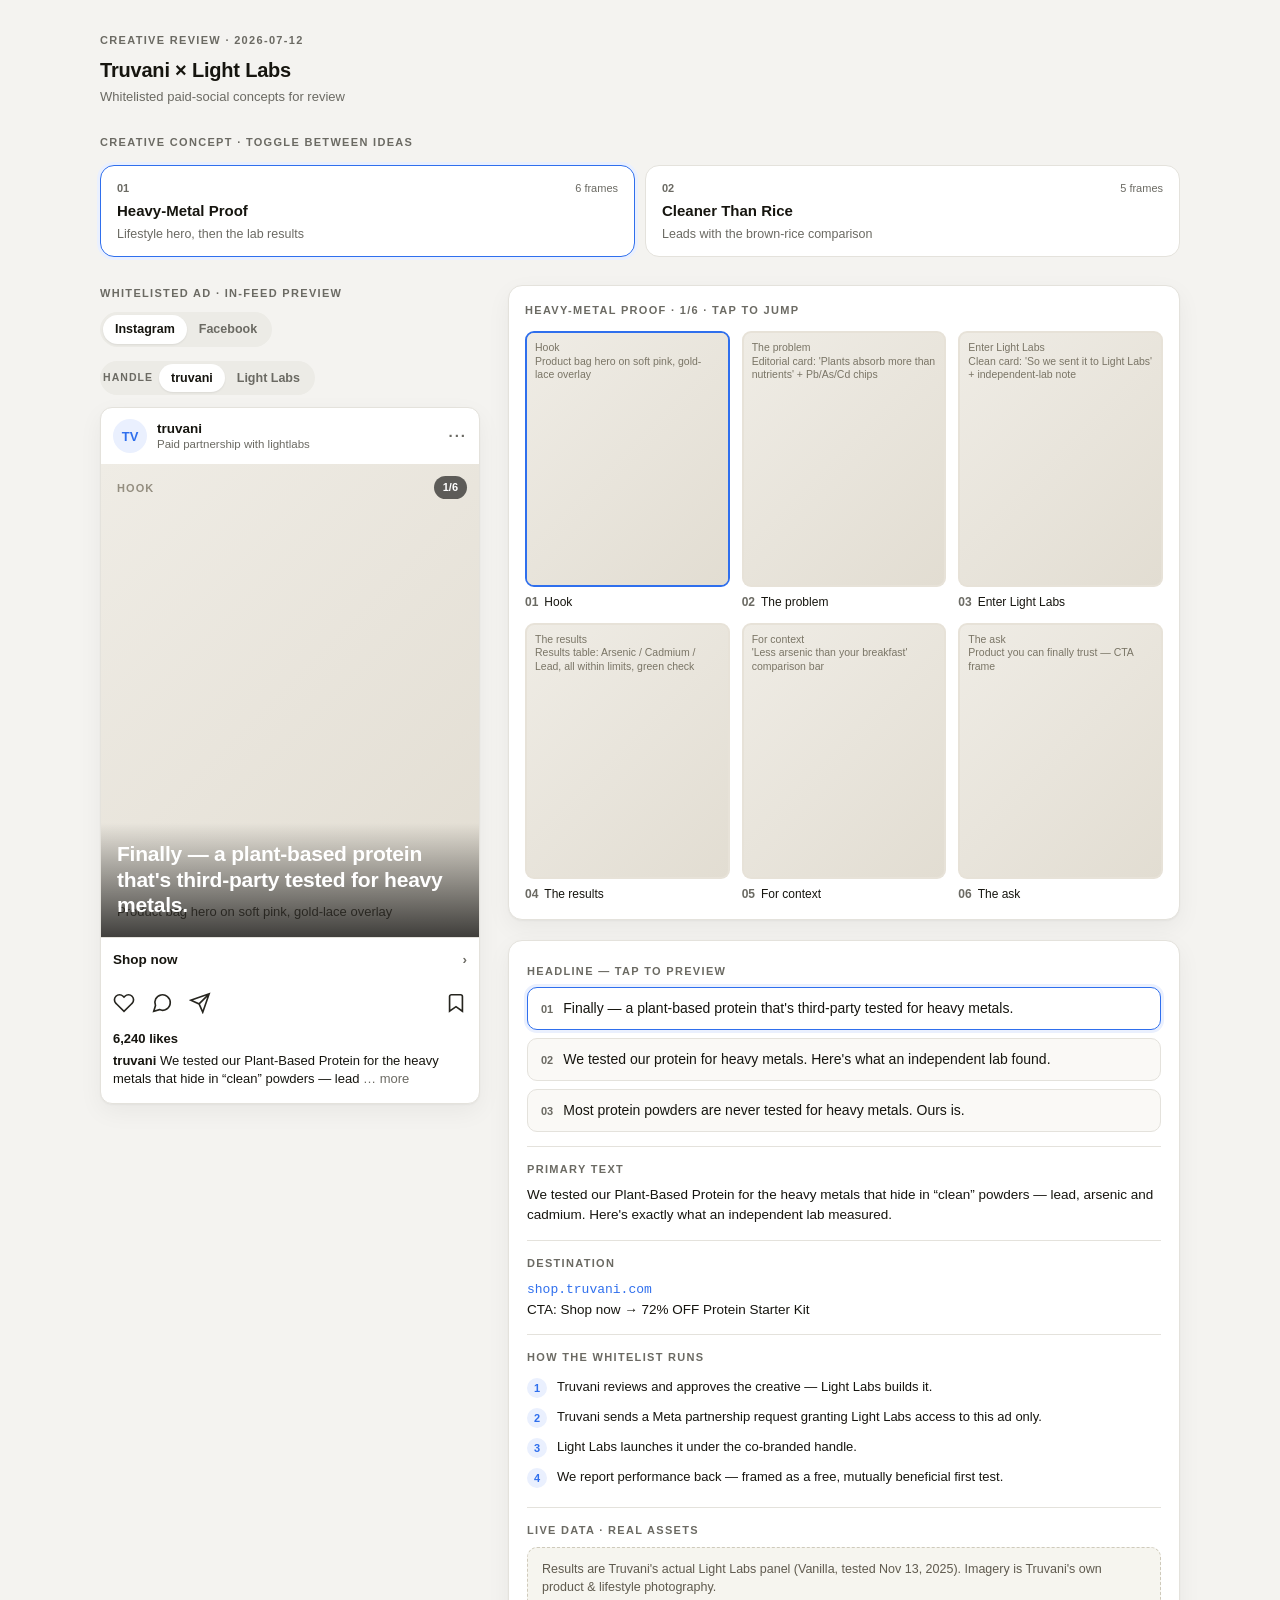
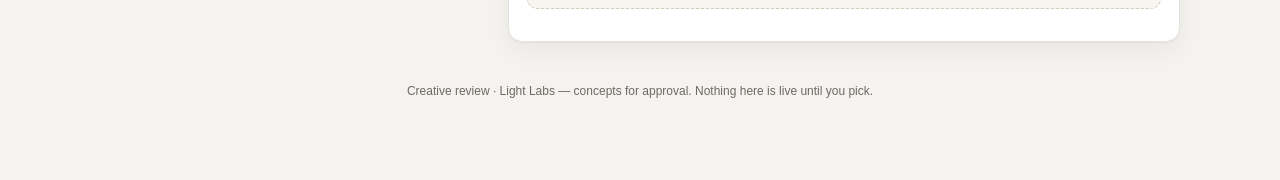
<file: .claude/skills/ad-creative/assets/creative-review-template.html>
<!DOCTYPE html>
<!--
  Creative Review Page — a shareable ad-creative approval artifact.

  HOW TO USE (agents): replace the JSON inside <script id="review-data"> below
  with the real project. Everything else renders from it. The file is
  self-contained — no build, no network, no dependencies. Open it in a browser,
  host it on any static host (Vercel/Netlify/GitHub Pages), or hand off the
  single .html file.

  THE DATA BLOCK IS JSON, NOT JAVASCRIPT:
    - double-quoted keys and strings, no comments, no trailing commas
    - it is inert data (parsed with JSON.parse), so a value can never execute
    - SECURITY: escape every literal "<" in your text values as \u003c so a
      value like "</script>" can never break out of the tag. All values are
      also HTML-escaped again at render time.

  DATA SHAPE — see references/creative-review-page.md for the annotated spec.
  Images: each frame's "image" may be a local path/file URL or a data URI.
  Remote and protocol-relative URLs are blocked; package images with the page.
  If omitted (or the file is missing), a placeholder shows the frame label +
  the image prompt — use this for concepts not yet rendered to image.
-->
<html lang="en">
<head>
<meta charset="utf-8" />
<meta name="viewport" content="width=device-width, initial-scale=1" />
<title>Creative Review</title>
<style>
  :root {
    --bg: #f4f3f0; --card: #ffffff; --ink: #16150f; --muted: #6b6a63;
    --line: #e4e2dc; --accent: #2f6fed; --accent-soft: #eaf0fe;
    --radius: 14px; --shadow: 0 1px 2px rgba(0,0,0,.04), 0 8px 24px rgba(0,0,0,.05);
  }
  * { box-sizing: border-box; }
  body { margin: 0; background: var(--bg); color: var(--ink);
    font: 15px/1.5 -apple-system, BlinkMacSystemFont, "Segoe UI", Roboto, Helvetica, Arial, sans-serif;
    -webkit-font-smoothing: antialiased; }
  .wrap { max-width: 1120px; margin: 0 auto; padding: 32px 20px 80px; }
  .eyebrow { font-size: 11px; font-weight: 700; letter-spacing: .12em; text-transform: uppercase; color: var(--muted); }
  a { color: var(--accent); }

  header.project { margin-bottom: 28px; }
  header.project h1 { font-size: 20px; margin: 6px 0 2px; letter-spacing: -.01em; }
  header.project .sub { color: var(--muted); font-size: 13px; }

  .concepts { display: grid; grid-template-columns: repeat(auto-fit, minmax(210px, 1fr)); gap: 10px; margin: 14px 0 28px; }
  .concept { text-align: left; background: var(--card); border: 1.5px solid var(--line); border-radius: var(--radius);
    padding: 14px 16px; cursor: pointer; transition: border-color .12s, box-shadow .12s; font: inherit; color: inherit; }
  .concept:hover { border-color: #cfcdc6; }
  .concept[aria-pressed="true"] { border-color: var(--accent); box-shadow: 0 0 0 3px var(--accent-soft); background: #fff; }
  .concept .row1 { display: flex; align-items: baseline; justify-content: space-between; gap: 8px; }
  .concept .num { font-size: 11px; font-weight: 700; color: var(--muted); }
  .concept .frames { font-size: 11px; color: var(--muted); }
  .concept .name { font-weight: 650; font-size: 15px; margin: 4px 0 3px; }
  .concept .tag { font-size: 12.5px; color: var(--muted); line-height: 1.35; }

  .grid { display: grid; grid-template-columns: minmax(0, 380px) minmax(0, 1fr); gap: 28px; align-items: start; }
  @media (max-width: 860px) { .grid { grid-template-columns: 1fr; } }
  .col-label { margin-bottom: 10px; }

  .toggles { display: flex; flex-wrap: wrap; gap: 14px; margin-bottom: 12px; }
  .seg { display: inline-flex; background: #ecebe6; border-radius: 999px; padding: 3px; }
  .seg button { border: 0; background: transparent; font: inherit; font-size: 12.5px; font-weight: 600; color: var(--muted);
    padding: 5px 12px; border-radius: 999px; cursor: pointer; }
  .seg button[aria-pressed="true"] { background: #fff; color: var(--ink); box-shadow: 0 1px 2px rgba(0,0,0,.08); }
  .seg .lbl { align-self: center; font-size: 10.5px; font-weight: 700; letter-spacing: .1em; text-transform: uppercase; color: var(--muted); margin-right: 6px; }

  .post { background: var(--card); border: 1px solid var(--line); border-radius: 12px; overflow: hidden; box-shadow: var(--shadow); }
  .post .top { display: flex; align-items: center; gap: 10px; padding: 11px 12px; }
  .post .avatar { width: 34px; height: 34px; border-radius: 50%; background: var(--accent-soft); color: var(--accent);
    display: grid; place-items: center; font-weight: 700; font-size: 13px; overflow: hidden; flex: none; }
  .post .avatar img { width: 100%; height: 100%; object-fit: cover; }
  .post .who { line-height: 1.2; }
  .post .who .name { font-weight: 650; font-size: 13.5px; }
  .post .who .partner { font-size: 11.5px; color: var(--muted); }
  .post .dots { margin-left: auto; color: var(--muted); font-weight: 700; letter-spacing: 2px; }
  .frame { position: relative; aspect-ratio: 4/5; background: #ded9d0; display: grid; }
  .frame img { width: 100%; height: 100%; object-fit: cover; grid-area: 1/1; z-index: 1; }
  .frame .ph { grid-area: 1/1; display: flex; flex-direction: column; justify-content: space-between; padding: 16px;
    background: linear-gradient(135deg,#efece5,#e2ddd2); }
  .frame .ph .plabel { font-size: 11px; font-weight: 700; letter-spacing: .1em; text-transform: uppercase; color: #948e80; }
  .frame .ph .pprompt { font-size: 13px; color: #5f5a4e; line-height: 1.4; }
  .frame .badge { position: absolute; top: 12px; left: 12px; z-index: 2; background: rgba(255,255,255,.92);
    font-size: 11.5px; font-weight: 600; padding: 5px 10px; border-radius: 999px; display: flex; align-items: center; gap: 5px; }
  .frame .counter { position: absolute; top: 12px; right: 12px; z-index: 2; background: rgba(0,0,0,.6); color: #fff; font-size: 11px;
    font-weight: 600; padding: 3px 9px; border-radius: 999px; }
  .frame .headline { position: absolute; left: 0; right: 0; bottom: 0; z-index: 2; padding: 18px 16px 20px; color: #fff;
    font-size: 21px; font-weight: 700; line-height: 1.2; letter-spacing: -.01em;
    background: linear-gradient(to top, rgba(0,0,0,.72), rgba(0,0,0,0)); }
  .frame .headline.light { color: var(--ink); background: linear-gradient(to top, rgba(255,255,255,.85), rgba(255,255,255,0)); }

  /* Instagram chrome */
  .ig-cta { display: flex; align-items: center; justify-content: space-between; padding: 12px; border-top: 1px solid var(--line);
    font-weight: 600; font-size: 13.5px; }
  .ig-cta .chev { color: var(--muted); }
  .ig-actions { display: flex; gap: 16px; padding: 10px 12px 2px; color: #26251f; }
  .ig-actions svg { width: 22px; height: 22px; }
  .ig-actions .save { margin-left: auto; }
  .likes { padding: 6px 12px 2px; font-weight: 650; font-size: 13px; }
  .caption { padding: 2px 12px 14px; font-size: 13px; line-height: 1.4; }
  .caption .h { font-weight: 650; }
  .caption .more { color: var(--muted); }

  /* Facebook chrome — link card below image + text actions */
  .fb-card { display: flex; align-items: center; gap: 12px; padding: 12px; background: #f3f4f6; border-top: 1px solid var(--line); }
  .fb-card .meta { min-width: 0; flex: 1; }
  .fb-card .dom { font-size: 11px; letter-spacing: .04em; text-transform: uppercase; color: var(--muted); }
  .fb-card .hl { font-size: 14px; font-weight: 650; line-height: 1.25; margin-top: 2px; overflow: hidden; }
  .fb-card .btn { flex: none; background: #e4e6eb; color: #050505; font-weight: 650; font-size: 12.5px; padding: 8px 14px; border-radius: 7px; }
  .fb-actions { display: flex; padding: 4px 12px; border-top: 1px solid var(--line); }
  .fb-actions span { flex: 1; text-align: center; padding: 8px 0; font-size: 13px; font-weight: 600; color: var(--muted); }

  .board { background: var(--card); border: 1px solid var(--line); border-radius: var(--radius); padding: 16px; box-shadow: var(--shadow); margin-bottom: 20px; }
  .board .frames-grid { display: grid; grid-template-columns: repeat(3, 1fr); gap: 12px; margin-top: 12px; }
  @media (max-width: 480px) { .board .frames-grid { grid-template-columns: repeat(2, 1fr); } }
  .thumb { border: 0; background: transparent; padding: 0; cursor: pointer; text-align: left; font: inherit; color: inherit; }
  .thumb .box { aspect-ratio: 4/5; border-radius: 9px; overflow: hidden; border: 2px solid transparent; background: #e7e2d8;
    display: grid; transition: border-color .12s; }
  .thumb[aria-current="true"] .box { border-color: var(--accent); }
  .thumb .box img { width: 100%; height: 100%; object-fit: cover; grid-area: 1/1; z-index: 1; }
  .thumb .box .mini { grid-area: 1/1; padding: 8px; font-size: 10.5px; color: #7a7566; line-height: 1.3;
    background: linear-gradient(135deg,#efece5,#e2ddd2); overflow: hidden; }
  .thumb .cap { margin-top: 6px; font-size: 12px; }
  .thumb .cap .n { color: var(--muted); font-weight: 700; margin-right: 6px; }

  .copy { background: var(--card); border: 1px solid var(--line); border-radius: var(--radius); padding: 18px; box-shadow: var(--shadow); }
  .copy .block { padding: 14px 0; border-top: 1px solid var(--line); }
  .copy .block:first-of-type { border-top: 0; padding-top: 4px; }
  .headline-opt { display: flex; gap: 10px; align-items: flex-start; width: 100%; text-align: left; font: inherit; color: inherit;
    background: #faf9f6; border: 1.5px solid var(--line); border-radius: 10px; padding: 11px 13px; cursor: pointer; margin-top: 8px; }
  .headline-opt[aria-pressed="true"] { border-color: var(--accent); background: #fff; box-shadow: 0 0 0 3px var(--accent-soft); }
  .headline-opt .n { font-size: 11px; font-weight: 700; color: var(--muted); margin-top: 2px; }
  .headline-opt .t { font-size: 14px; line-height: 1.35; }
  .kv { font-size: 13.5px; line-height: 1.5; }
  .kv .dest { color: var(--accent); font-family: ui-monospace, SFMono-Regular, Menlo, monospace; font-size: 13px; }
  .steps { margin: 8px 0 0; padding: 0; list-style: none; }
  .steps li { display: flex; gap: 10px; padding: 5px 0; font-size: 13px; line-height: 1.4; }
  .steps li .i { flex: none; width: 20px; height: 20px; border-radius: 50%; background: var(--accent-soft); color: var(--accent);
    display: grid; place-items: center; font-size: 11px; font-weight: 700; }
  .grounding { background: #f6f5ef; border: 1px dashed #cfcabb; border-radius: 10px; padding: 12px 14px; font-size: 12.5px; color: #5f5a4e; line-height: 1.45; margin-top: 8px; }
  .err { background: #fbeaea; border: 1px solid #e6b7b7; color: #8a2b2b; border-radius: 10px; padding: 14px 16px; font-size: 13px; }
  footer { margin-top: 40px; text-align: center; font-size: 12px; color: var(--muted); }
</style>
</head>
<body>

<!-- DATA — replace this JSON with your project (see the comment at the top of the file). -->
<script type="application/json" id="review-data">
{
  "project": {
    "brand": "Truvani",
    "agency": "Light Labs",
    "date": "2026-07-12",
    "note": "Whitelisted paid-social concepts for review"
  },
  "platforms": ["instagram", "facebook"],
  "concepts": [
    {
      "name": "Heavy-Metal Proof",
      "tagline": "Lifestyle hero, then the lab results",
      "handles": [
        { "name": "truvani", "partner": "Paid partnership with lightlabs", "initials": "TV" },
        { "name": "Light Labs", "partner": "Paid partnership with truvani", "initials": "LL" }
      ],
      "frames": [
        { "label": "Hook", "prompt": "Product bag hero on soft pink, gold-lace overlay", "headline": "Finally — a plant-based protein that's third-party tested for heavy metals.", "headlineTheme": "dark" },
        { "label": "The problem", "prompt": "Editorial card: 'Plants absorb more than nutrients' + Pb/As/Cd chips" },
        { "label": "Enter Light Labs", "prompt": "Clean card: 'So we sent it to Light Labs' + independent-lab note" },
        { "label": "The results", "prompt": "Results table: Arsenic / Cadmium / Lead, all within limits, green check" },
        { "label": "For context", "prompt": "'Less arsenic than your breakfast' comparison bar" },
        { "label": "The ask", "prompt": "Product you can finally trust — CTA frame", "headline": "Protein you can finally trust." }
      ],
      "headlines": [
        "Finally — a plant-based protein that's third-party tested for heavy metals.",
        "We tested our protein for heavy metals. Here's what an independent lab found.",
        "Most protein powders are never tested for heavy metals. Ours is."
      ],
      "likes": "6,240",
      "primaryText": "We tested our Plant-Based Protein for the heavy metals that hide in “clean” powders — lead, arsenic and cadmium. Here's exactly what an independent lab measured.",
      "destination": { "url": "shop.truvani.com", "cta": "Shop now", "offer": "72% OFF Protein Starter Kit" },
      "rollout": {
        "title": "How the whitelist runs",
        "steps": [
          "Truvani reviews and approves the creative — Light Labs builds it.",
          "Truvani sends a Meta partnership request granting Light Labs access to this ad only.",
          "Light Labs launches it under the co-branded handle.",
          "We report performance back — framed as a free, mutually beneficial first test."
        ]
      },
      "grounding": "Results are Truvani's actual Light Labs panel (Vanilla, tested Nov 13, 2025). Imagery is Truvani's own product & lifestyle photography."
    },
    {
      "name": "Cleaner Than Rice",
      "tagline": "Leads with the brown-rice comparison",
      "frames": [
        { "label": "Hook", "prompt": "Split visual: brown rice vs protein scoop", "headline": "Your “clean” brown rice protein? Test it.", "headlineTheme": "dark" },
        { "label": "The claim", "prompt": "Stat card comparing arsenic levels" },
        { "label": "The proof", "prompt": "Light Labs results table" },
        { "label": "The context", "prompt": "What the numbers mean, plainly" },
        { "label": "The ask", "prompt": "Starter-kit offer frame", "headline": "Trust the label. Then trust the test." }
      ],
      "headlines": [
        "Your “clean” brown rice protein? Test it.",
        "Brown rice protein is often the worst offender for arsenic. We checked ours.",
        "“Plant-based” doesn't mean “clean.” We have the lab panel to prove ours is."
      ],
      "primaryText": "Brown-rice protein is one of the most common sources of dietary arsenic. So we sent ours to an independent lab. Here's the panel.",
      "destination": { "url": "shop.truvani.com", "cta": "Shop now", "offer": "72% OFF Protein Starter Kit" },
      "grounding": "Comparison figures are from Truvani's Light Labs panel and published dietary-arsenic ranges. No competitor is named."
    }
  ]
}
</script>

<div class="wrap">
  <header class="project" id="project"></header>
  <div class="eyebrow">Creative concept · toggle between ideas</div>
  <div class="concepts" id="concepts"></div>
  <div class="grid">
    <section>
      <div class="eyebrow col-label" id="preview-label">In-feed preview</div>
      <div class="toggles" id="toggles"></div>
      <div class="post" id="post"></div>
    </section>
    <section>
      <div class="board">
        <div class="eyebrow" id="board-label">Storyboard · tap to jump</div>
        <div class="frames-grid" id="frames-grid"></div>
      </div>
      <div class="copy" id="copy"></div>
    </section>
  </div>
  <footer id="footer"></footer>
</div>

<script>
/* ============================================================================
   RENDER — generic; no need to edit when swapping the DATA JSON above.
   ========================================================================== */
const esc = (s) => String(s == null ? "" : s).replace(/[&<>"']/g, c => (
  { "&": "&amp;", "<": "&lt;", ">": "&gt;", '"': "&quot;", "'": "&#39;" }[c]));
const PLATFORMS = { instagram: "Instagram", facebook: "Facebook" };

let DATA;
try {
  DATA = JSON.parse(document.getElementById("review-data").textContent);
} catch (e) {
  document.querySelector(".wrap").innerHTML =
    '<div class="err"><b>Couldn\'t read the review data.</b><br/>The <code>#review-data</code> block must be valid JSON — double-quoted keys and strings, no comments, no trailing commas. Parser said: ' + esc(e.message) + '</div>';
  throw e;
}

function invalid(msg) {
  document.querySelector(".wrap").innerHTML =
    '<div class="err"><b>The review data is missing something.</b><br/>' + esc(msg) + '</div>';
  throw new Error(msg);
}
if (!DATA || !Array.isArray(DATA.concepts) || !DATA.concepts.length)
  invalid('"concepts" must be a non-empty array.');
DATA.concepts.forEach((c, i) => {
  if (!c || typeof c !== "object") invalid(`concepts[${i}] must be an object.`);
  if (!Array.isArray(c.frames) || !c.frames.length) invalid(`concepts[${i}].frames must be a non-empty array.`);
});

const state = { concept: 0, frame: 0, platform: null, handle: 0, headline: 0 };
const concept = () => DATA.concepts[state.concept];

// platforms restricted to the ones we can render; default to first valid
const platformList = () => (DATA.platforms || ["instagram"]).filter(p => PLATFORMS[p]);
state.platform = platformList()[0] || "instagram";

const heart = '<svg viewBox="0 0 24 24" fill="none" stroke="currentColor" stroke-width="1.8"><path d="M20.8 4.6a5.5 5.5 0 0 0-7.8 0L12 5.6l-1-1a5.5 5.5 0 1 0-7.8 7.8l1 1L12 21l7.8-7.6 1-1a5.5 5.5 0 0 0 0-7.8z"/></svg>';
const comment = '<svg viewBox="0 0 24 24" fill="none" stroke="currentColor" stroke-width="1.8"><path d="M21 11.5a8.4 8.4 0 0 1-11.8 7.7L3 21l1.9-6.2A8.4 8.4 0 1 1 21 11.5z"/></svg>';
const share = '<svg viewBox="0 0 24 24" fill="none" stroke="currentColor" stroke-width="1.8"><path d="M22 2 11 13M22 2l-7 20-4-9-9-4 20-7z"/></svg>';
const bookmark = '<svg viewBox="0 0 24 24" fill="none" stroke="currentColor" stroke-width="1.8"><path d="M19 21l-7-5-7 5V5a2 2 0 0 1 2-2h10a2 2 0 0 1 2 2z"/></svg>';

function renderProject() {
  const p = DATA.project || {};
  const line = [p.brand, p.agency && `× ${p.agency}`].filter(Boolean).join(" ");
  document.getElementById("project").innerHTML =
    `<div class="eyebrow">Creative review${p.date ? " · " + esc(p.date) : ""}</div>
     <h1>${esc(line || "Ad creative")}</h1>${p.note ? `<div class="sub">${esc(p.note)}</div>` : ""}`;
  document.getElementById("footer").innerHTML =
    `Creative review${p.agency ? " · " + esc(p.agency) : ""} — concepts for approval. Nothing here is live until you pick.`;
}

function renderConcepts() {
  document.getElementById("concepts").innerHTML = DATA.concepts.map((c, i) => `
    <button class="concept" aria-pressed="${i === state.concept}" data-i="${i}">
      <div class="row1"><span class="num">${String(i + 1).padStart(2, "0")}</span>
        <span class="frames">${c.frames.length} frame${c.frames.length === 1 ? "" : "s"}</span></div>
      <div class="name">${esc(c.name)}</div>
      <div class="tag">${esc(c.tagline || "")}</div>
    </button>`).join("");
  document.querySelectorAll(".concept").forEach(b =>
    b.onclick = () => { state.concept = +b.dataset.i; state.frame = 0; state.handle = 0; state.headline = 0; renderAll(); });
}

function handles() {
  return concept().handles || [{
    name: DATA.project?.brand || "brand",
    partner: DATA.project?.agency ? "Paid partnership with " + DATA.project.agency.toLowerCase() : "Sponsored",
    initials: (DATA.project?.brand || "AD").slice(0, 2).toUpperCase()
  }];
}

function renderToggles() {
  const plats = platformList(), hs = handles();
  let html = "";
  if (plats.length > 1) {
    html += `<div class="seg" role="group">${plats.map(p =>
      `<button data-plat="${esc(p)}" aria-pressed="${p === state.platform}">${esc(PLATFORMS[p])}</button>`).join("")}</div>`;
  }
  if (hs.length > 1) {
    html += `<div class="seg" role="group"><span class="lbl">Handle</span>${hs.map((h, i) =>
      `<button data-handle="${i}" aria-pressed="${i === state.handle}">${esc(h.name)}</button>`).join("")}</div>`;
  }
  const el = document.getElementById("toggles");
  el.innerHTML = html;
  el.querySelectorAll("[data-plat]").forEach(b => b.onclick = () => { state.platform = b.dataset.plat; renderToggles(); renderPost(); });
  el.querySelectorAll("[data-handle]").forEach(b => b.onclick = () => { state.handle = +b.dataset.handle; renderToggles(); renderPost(); });
  document.getElementById("preview-label").textContent = (hs.length > 1 ? "Whitelisted ad · " : "") + "In-feed preview";
}

// Classify with the browser URL parser; tabs/newlines and backslashes can hide a remote URL.
function localImageSource(value) {
  if (typeof value !== "string") return "";
  const syntax = value.replace(/[\t\n\r]/g, "").replace(/\\/g, "/")
    .replace(/^[\u0000-\u0020]+|[\u0000-\u0020]+$/g, "");
  if (/^\/\//.test(syntax)) return "";
  try {
    const base = new URL(document.baseURI);
    const image = new URL(value, base);
    if (image.protocol === "data:" || (image.protocol === "file:" && !image.host)) return value;
    // Hosted relative assets stay on the review page's origin; absolute network URLs stay blocked.
    if (!/^[a-z][a-z0-9+.-]*:/i.test(syntax) && image.origin === base.origin) return value;
  } catch (_) { /* An invalid source falls back to the placeholder. */ }
  return "";
}

// placeholder underneath + image on top; a missing/broken image removes itself → placeholder shows
function frameVisual(f, phCls) {
  const ph = `<div class="${phCls}"><div class="plabel">${esc(f.label)}</div><div class="pprompt">${esc(f.prompt || "")}</div></div>`;
  // Only local/relative or data: image sources — block remote URLs so the page stays offline and cannot beacon on open.
  const localImg = localImageSource(f.image);
  const img = localImg ? `<img src="${esc(localImg)}" alt="${esc(f.label)}" onerror="this.remove()" />` : "";
  return ph + img;
}

function frameHTML(c, f) {
  const total = c.frames.length;
  const headlineText = state.frame === 0 ? (c.headlines?.[state.headline] || f.headline || "") : (f.headline || "");
  const theme = f.headlineTheme === "light" ? " light" : "";
  return `<div class="frame">
      ${frameVisual(f, "ph")}
      <span class="counter">${state.frame + 1}/${total}</span>
      ${headlineText ? `<div class="headline${theme}">${esc(headlineText)}</div>` : ""}
    </div>`;
}

function renderPost() {
  const c = concept(), f = c.frames[state.frame], h = handles()[state.handle] || handles()[0];
  const dest = c.destination || {};
  const top = `<div class="top">
      <div class="avatar">${h.initials ? esc(h.initials) : ""}</div>
      <div class="who"><div class="name">${esc(h.name)}</div><div class="partner">${esc(h.partner || "Sponsored")}</div></div>
      <div class="dots">···</div>
    </div>`;

  let chrome;
  if (state.platform === "facebook") {
    const domain = dest.url ? esc(dest.url) : "";
    const hl = c.headlines?.[state.headline] || f.headline || dest.offer || "";
    chrome = `<div class="fb-card">
        <div class="meta"><div class="dom">${domain}</div><div class="hl">${esc(hl)}</div></div>
        ${dest.cta ? `<div class="btn">${esc(dest.cta)}</div>` : ""}
      </div>
      <div class="fb-actions"><span>Like</span><span>Comment</span><span>Share</span></div>`;
  } else {
    chrome = `<div class="ig-cta"><span>${esc(dest.cta || "Learn more")}</span><span class="chev">›</span></div>
      <div class="ig-actions">${heart}${comment}${share}<span class="save">${bookmark}</span></div>
      ${c.likes ? `<div class="likes">${esc(c.likes)} likes</div>` : ""}
      <div class="caption"><span class="h">${esc(h.name)}</span> ${esc((c.primaryText || "").slice(0, 90))}<span class="more"> … more</span></div>`;
  }

  document.getElementById("post").innerHTML = top + frameHTML(c, f) + chrome;
  document.getElementById("board-label").textContent = `${c.name} · ${state.frame + 1}/${c.frames.length} · tap to jump`;
}

function renderBoard() {
  const c = concept();
  document.getElementById("frames-grid").innerHTML = c.frames.map((f, i) => `
    <button class="thumb" aria-current="${i === state.frame}" data-i="${i}">
      <div class="box">${frameVisual(f, "mini")}</div>
      <div class="cap"><span class="n">${String(i + 1).padStart(2, "0")}</span>${esc(f.label)}</div>
    </button>`).join("");
  document.querySelectorAll(".thumb").forEach(b =>
    b.onclick = () => { state.frame = +b.dataset.i; renderPost(); renderBoard(); });
}

function renderCopy() {
  const c = concept(), dest = c.destination || {};
  let html = "";
  if (c.headlines?.length) {
    html += `<div class="block"><div class="eyebrow">Headline — tap to preview</div>${c.headlines.map((h, i) =>
      `<button class="headline-opt" aria-pressed="${i === state.headline}" data-i="${i}">
        <span class="n">${String(i + 1).padStart(2, "0")}</span><span class="t">${esc(h)}</span></button>`).join("")}</div>`;
  }
  if (c.primaryText) html += `<div class="block"><div class="eyebrow">Primary text</div><div class="kv" style="margin-top:8px">${esc(c.primaryText)}</div></div>`;
  if (dest.url || dest.cta) {
    html += `<div class="block"><div class="eyebrow">Destination</div><div class="kv" style="margin-top:8px">
      ${dest.url ? `<span class="dest">${esc(dest.url)}</span><br/>` : ""}
      ${dest.cta ? `CTA: ${esc(dest.cta)}` : ""}${dest.offer ? ` → ${esc(dest.offer)}` : ""}</div></div>`;
  }
  if (c.rollout?.steps?.length) {
    html += `<div class="block"><div class="eyebrow">${esc(c.rollout.title || "How it runs")}</div>
      <ol class="steps">${c.rollout.steps.map((s, i) => `<li><span class="i">${i + 1}</span><span>${esc(s)}</span></li>`).join("")}</ol></div>`;
  }
  if (c.grounding) html += `<div class="block"><div class="eyebrow">Live data · real assets</div><div class="grounding">${esc(c.grounding)}</div></div>`;
  const el = document.getElementById("copy");
  el.innerHTML = html;
  el.querySelectorAll(".headline-opt").forEach(b =>
    b.onclick = () => { state.headline = +b.dataset.i; state.frame = 0; renderPost(); renderBoard(); renderCopy(); });
}

function renderAll() { renderConcepts(); renderToggles(); renderPost(); renderBoard(); renderCopy(); }
renderProject();
renderAll();
</script>
</body>
</html>
</file>
<file: styles.css>
:root {
  --bg: #000;
  --panel: #0b0b0d;
  --line: #1f1f23;
  --text: #ededed;
  --grey: #a1a1aa;
  --dim: #71717a;
  --violet: #a09afd;
  --violet-2: #6f78f6;
  --green: #4ade80;
  --serif: "Iowan Old Style", "Palatino Linotype", Palatino, Georgia, serif;
  --mono: ui-monospace, "SF Mono", Menlo, Consolas, "Liberation Mono", monospace;
  --sans: system-ui, -apple-system, "Segoe UI", Roboto, sans-serif;
  --pad: clamp(1.25rem, 5vw, 3rem);
  --measure: 46rem; /* one reading column: nav, sections and footer share it */
  --gutter: max(var(--pad), calc((100% - var(--measure)) / 2));
}
*, *::before, *::after { box-sizing: border-box; }
html { scroll-behavior: smooth; scroll-padding-top: 5.5rem; }
@media (prefers-reduced-motion: reduce) { html { scroll-behavior: auto; } }
body { margin: 0; background: var(--bg); color: var(--text); font: 1.0625rem/1.7 var(--sans); -webkit-font-smoothing: antialiased; }
a { color: inherit; }
:focus-visible { outline: 2px solid var(--violet); outline-offset: 3px; border-radius: 4px; }
.mono { font-family: var(--mono); font-size: .8125rem; letter-spacing: .02em; }
.dim { color: var(--dim); }
.label { color: var(--grey); text-transform: uppercase; letter-spacing: .1em; font-size: .75rem; }
.visually-hidden { position: absolute; width: 1px; height: 1px; overflow: hidden; clip: rect(0 0 0 0); white-space: nowrap; }
.skip { position: absolute; left: -999px; top: .5rem; background: var(--text); color: var(--bg); padding: .5rem 1rem; z-index: 10; }
.skip:focus { left: .5rem; }

h1, h2, h3 { font-family: var(--serif); font-weight: 400; line-height: 1.1; margin: 0 0 1rem; letter-spacing: -.01em; }
h1 em, h2 em, h3 em { font-style: italic; }
h1 { font-size: clamp(2.5rem, 9vw, 5rem); }
h2 { font-size: clamp(1.9rem, 6vw, 3rem); }
h3 { font-size: 1.5rem; }
h2 em { color: var(--grey); }

/* Nav */
/* Floating bar, exactly the reading column's width so its edges line up with the text */
.nav { position: sticky; top: .75rem; z-index: 5; width: min(var(--measure), 100% - 2 * var(--pad)); margin: .75rem auto 0; display: flex; align-items: center; gap: .5rem; padding: .375rem .375rem .375rem 1rem; background: rgb(12 12 14 / .72); backdrop-filter: blur(12px) saturate(140%); -webkit-backdrop-filter: blur(12px) saturate(140%); border: 1px solid var(--line); border-radius: 14px; transition: background .3s, box-shadow .3s, border-color .3s; }
.nav.scrolled { background: rgb(12 12 14 / .9); border-color: #2a2a30; box-shadow: 0 10px 30px -10px rgb(0 0 0 / .8); }
/* Reading progress along the bar's bottom edge */
.nav::after { content: ""; position: absolute; left: 14px; right: 14px; bottom: -1px; height: 1px; background: linear-gradient(90deg, transparent, var(--grey), transparent); transform: scaleX(var(--progress, 0)); transform-origin: left; opacity: .6; }
.logo { display: inline-flex; align-items: center; gap: .5rem; font: italic 1.35rem var(--serif); text-decoration: none; margin-right: auto; }
.logo img { width: 28px; height: auto; mix-blend-mode: lighten; -webkit-mask-image: radial-gradient(closest-side, #000 70%, transparent); mask-image: radial-gradient(closest-side, #000 70%, transparent); }
.nav ul { list-style: none; margin: 0; padding: 0; display: none; gap: .25rem; }
.nav ul a { position: relative; display: flex; align-items: center; min-height: 44px; padding: 0 .75rem; color: var(--grey); text-decoration: none; font-size: .9375rem; transition: color .2s; }
.nav ul a::after { content: ""; position: absolute; left: .75rem; right: .75rem; bottom: .55rem; height: 1px; background: currentColor; transform: scaleX(0); transform-origin: left; transition: transform .3s cubic-bezier(.2, .7, .2, 1); }
.nav ul a:hover, .nav ul a[aria-current="true"] { color: var(--text); }
.nav ul a:hover::after, .nav ul a[aria-current="true"]::after { transform: scaleX(1); }
.nav-cta { display: flex; align-items: center; min-height: 40px; font-size: .875rem; font-weight: 600; text-decoration: none; padding: 0 1rem; border-radius: 10px; background: var(--text); color: var(--bg); transition: transform .2s; }
.nav-cta:hover { transform: translateY(-1px); }
.nav-cta:active { transform: scale(.97); }
@media (max-width: 339px) { .nav-cta { display: none; } } /* the menu carries the CTA on tiny screens */
@media (min-width: 720px) { .nav ul { display: flex; } }

/* Burger: two lines that become an X */
.menu-btn, .menu-close { display: grid; place-items: center; width: 44px; height: 44px; padding: 0; background: none; border: 1px solid var(--line); border-radius: 10px; color: var(--text); cursor: pointer; }
.burger { position: relative; width: 18px; height: 10px; }
.burger::before, .burger::after { content: ""; position: absolute; left: 0; width: 100%; height: 1.5px; border-radius: 2px; background: currentColor; transition: transform .35s cubic-bezier(.7, 0, .2, 1), top .35s cubic-bezier(.7, 0, .2, 1); }
.burger::before { top: 0; }
.burger::after { top: calc(100% - 1.5px); width: 65%; }
.menu-btn:hover .burger::after { width: 100%; }
@media (min-width: 720px) { .menu-btn { display: none; } }
.menu[open] .burger.x::before { animation: x1 .5s .15s cubic-bezier(.7, 0, .2, 1) both; }
.menu[open] .burger.x::after { animation: x2 .5s .15s cubic-bezier(.7, 0, .2, 1) both; }
@keyframes x1 { from { top: 0; } 50% { top: 4.25px; transform: none; } to { top: 4.25px; transform: rotate(45deg); } }
@keyframes x2 { from { top: calc(100% - 1.5px); width: 65%; } 50% { top: 4.25px; width: 100%; transform: none; } to { top: 4.25px; width: 100%; transform: rotate(-45deg); } }

/* Mobile menu sheet: opens as a circle growing out of the burger */
.menu { position: fixed; inset: 0; width: 100%; height: 100dvh; max-width: none; max-height: none; margin: 0; padding: .75rem var(--pad) calc(1.5rem + env(safe-area-inset-bottom)); border: 0; color: var(--text); overflow-y: auto; flex-direction: column;
  background: radial-gradient(90% 60% at 100% 0, rgb(111 120 246 / .22), transparent 70%), radial-gradient(70% 50% at 0 100%, rgb(160 154 253 / .1), transparent 70%), #050507; }
.menu[open] { display: flex; animation: sheet-in .65s cubic-bezier(.7, 0, .2, 1) both; }
.menu.closing { animation: sheet-out .45s cubic-bezier(.7, 0, .2, 1) both; }
.menu::backdrop { background: transparent; }
@keyframes sheet-in { from { clip-path: circle(0 at var(--ox, 90%) var(--oy, 2rem)); } to { clip-path: circle(150% at var(--ox, 90%) var(--oy, 2rem)); } }
@keyframes sheet-out { from { clip-path: circle(150% at var(--ox, 90%) var(--oy, 2rem)); } to { clip-path: circle(0 at var(--ox, 90%) var(--oy, 2rem)); } }
.menu-top { display: flex; align-items: center; justify-content: space-between; padding: .375rem .375rem .375rem 1rem; border: 1px solid transparent; }
.menu-status { display: flex; align-items: center; gap: .6rem; margin: 2.5rem 0 1rem; color: var(--violet); text-transform: uppercase; letter-spacing: .12em; }
.pulse { flex: none; width: 8px; height: 8px; border-radius: 50%; background: var(--violet); animation: pulse 2s infinite; }
@keyframes pulse { 0% { box-shadow: 0 0 0 0 rgb(160 154 253 / .6); } 70%, 100% { box-shadow: 0 0 0 10px rgb(160 154 253 / 0); } }
.menu-links { list-style: none; margin: 0; padding: 0; }
.menu-links a { display: flex; align-items: baseline; gap: 1rem; padding: .7rem 0; border-bottom: 1px solid var(--line); text-decoration: none; font: italic clamp(2.25rem, 11vw, 3rem)/1.1 var(--serif); transition: color .2s, padding .3s cubic-bezier(.2, .7, .2, 1); }
.menu-links a span { font-style: normal; color: var(--dim); }
.menu-links a:hover, .menu-links a:focus-visible { padding-left: .5rem; color: var(--violet); }
.menu-offer { margin-top: auto; padding: 1.25rem; border: 1px dashed #2a2a30; border-radius: 14px; background: rgb(255 255 255 / .02); }
.menu-offer .label { margin: 0 0 .75rem; }
.menu-offer .seats { margin: .6rem 0 1rem; }
.menu-foot { margin: 1.25rem 0 0; color: var(--grey); text-align: center; }
.menu-foot a { display: inline-block; padding: .5rem 0; }
/* Stagger everything in after the sheet opens */
.menu[open] [style*="--i"] { animation: rise .6s calc(.25s + var(--i) * .06s) cubic-bezier(.2, .7, .2, 1) both; }
@keyframes rise { from { opacity: 0; transform: translateY(18px); } }
@media (min-width: 720px) { .menu { display: none !important; } }

/* Seat meter */
.meter { height: 4px; border-radius: 4px; background: var(--line); overflow: hidden; }
.meter i { display: block; height: 100%; width: 100%; background: linear-gradient(90deg, var(--violet-2), var(--violet)); transform: scaleX(var(--fill, 0)); transform-origin: left; transition: transform 1.2s .2s cubic-bezier(.2, .7, .2, 1); }
.seat-card .meter { margin: 1rem 0 .4rem; }
.seat-card .meter + p { margin: 0; }

/* Layout */
section { padding: clamp(3.5rem, 10vw, 6rem) var(--pad); max-width: calc(var(--measure) + 2 * var(--pad)); margin: 0 auto; }
.lede, .sub { color: var(--grey); font-size: 1.125rem; }

/* Buttons: the only violet outside the hero */
.btn { position: relative; overflow: hidden; display: inline-flex; align-items: center; justify-content: center; gap: .5rem; background: linear-gradient(135deg, var(--violet), var(--violet-2)); color: #0a0a12; font-weight: 600; text-decoration: none; padding: .85rem 1.4rem; border-radius: 10px; min-height: 48px; transition: transform .2s, box-shadow .3s; }
.btn::after { content: "→"; transition: transform .25s cubic-bezier(.2, .7, .2, 1); }
.btn::before { content: ""; position: absolute; inset: 0; background: linear-gradient(110deg, transparent 30%, rgb(255 255 255 / .45) 50%, transparent 70%); transform: translateX(-100%); }
.btn:hover { transform: translateY(-2px); box-shadow: 0 12px 30px -10px rgb(111 120 246 / .7); }
.btn:hover::after { transform: translateX(3px); }
.btn:hover::before { transform: translateX(100%); transition: transform .7s; }
.btn:active { transform: scale(.98); }
.btn-block { width: 100%; }

/* Hero */
.hero { padding-top: clamp(3rem, 8vw, 6rem); }
.eyebrow { color: var(--violet); text-transform: uppercase; letter-spacing: .12em; margin: 0 0 1.25rem; }
.hero h1 em { color: var(--violet); }
.hero-actions { display: flex; flex-direction: column; align-items: stretch; gap: .9rem; margin: 2rem 0 3rem; text-align: center; }
@media (min-width: 520px) { .hero-actions { flex-direction: row; align-items: center; gap: 1rem 1.5rem; text-align: left; } }
/* Headline lines rise in on load */
h1 .line { display: block; animation: rise .9s cubic-bezier(.2, .7, .2, 1) both; }
h1 em.line { animation-delay: .12s; }
.hero .eyebrow { animation: rise .7s both; }
.hero .sub { animation: rise .9s .24s cubic-bezier(.2, .7, .2, 1) both; }
.hero-actions { animation: rise .9s .34s cubic-bezier(.2, .7, .2, 1) both; }

.seats { color: var(--grey); margin: 0; }
.seats span { color: var(--text); }

/* Hero recording */
.run { margin: 0; animation: rise 1s .45s cubic-bezier(.2, .7, .2, 1) both; }
.run-frame { position: relative; border: 1px solid var(--line); border-radius: 12px; overflow: hidden; background: #0a0a14; box-shadow: 0 0 90px -20px rgb(111 120 246 / .45); }
.run video { display: block; width: 100%; height: auto; }
.run-toggle { position: absolute; right: .6rem; bottom: .6rem; width: 44px; height: 44px; border-radius: 50%; border: 1px solid rgb(255 255 255 / .15); background: rgb(0 0 0 / .55); backdrop-filter: blur(6px); color: var(--text); cursor: pointer; display: grid; place-items: center; opacity: .75; transition: opacity .2s, transform .2s; }
.run-toggle:hover, .run-toggle:focus-visible { opacity: 1; transform: scale(1.06); }
.run-toggle span { width: 10px; height: 12px; border-inline: 3px solid currentColor; }
.run-toggle.paused span { width: 0; height: 0; border: 0; border-left: 11px solid currentColor; border-block: 7px solid transparent; margin-left: 3px; }
.run figcaption { display: flex; flex-wrap: wrap; align-items: center; justify-content: space-between; gap: .75rem; padding: .9rem .1rem 0; }
.run figcaption .label::before { content: "●"; color: #f87171; margin-right: .5rem; animation: blink 2s steps(1) infinite; }
@keyframes blink { 50% { opacity: 0; } }
.film-btn { display: inline-flex; align-items: center; gap: .6rem; min-height: 44px; padding: 0 1rem 0 .4rem; font: inherit; font-size: .9rem; color: var(--text); background: none; border: 1px solid var(--line); border-radius: 999px; cursor: pointer; transition: border-color .2s, background .2s; }
.film-btn:hover { border-color: var(--grey); background: rgb(255 255 255 / .03); }
.play { position: relative; width: 32px; height: 32px; border-radius: 50%; background: var(--text); }
.play::after { content: ""; position: absolute; left: 12px; top: 10px; border-left: 10px solid var(--bg); border-block: 6px solid transparent; }
.film-btn:hover .play { animation: ping 1s; }
@keyframes ping { 0% { box-shadow: 0 0 0 0 rgb(237 237 237 / .5); } 100% { box-shadow: 0 0 0 12px rgb(237 237 237 / 0); } }

/* Film modal */
.film { width: min(64rem, 100% - 2 * var(--pad)); max-height: calc(100dvh - 2rem); padding: 0; border: 0; background: transparent; color: var(--text); overflow: visible; }
.film::backdrop { background: rgb(0 0 0 / .88); backdrop-filter: blur(8px); }
.film[open] { animation: rise .45s cubic-bezier(.2, .7, .2, 1) both; }
.film-top { display: flex; align-items: center; justify-content: space-between; margin-bottom: .75rem; }
.film-top h2 { margin: 0; font-family: var(--mono); }
.film video { display: block; width: 100%; height: auto; border-radius: 12px; border: 1px solid var(--line); background: #000; }
.film-text { margin-top: .75rem; border: 0; }
.film-text summary { font: inherit; font-size: .9rem; color: var(--grey); padding: .5rem 0; }
.film-text p { font-size: .9rem; max-height: 30vh; overflow: auto; }

/* Games */
.games { list-style: none; margin: 2rem 0 0; padding: 0; display: grid; gap: 1rem; }
@media (min-width: 600px) { .games { grid-template-columns: 1fr 1fr; } .games li:first-child { grid-column: 1 / -1; } }
.game { border: 1px solid var(--line); border-radius: 12px; overflow: hidden; background: #000; transition: transform .4s cubic-bezier(.2, .7, .2, 1), border-color .3s; }
.game:hover { transform: translateY(-3px); border-color: #2a2a30; }
.game-bar { display: flex; align-items: center; gap: .5rem; padding: .55rem .75rem; border-bottom: 1px solid var(--line); background: var(--panel); }
.game-bar i { width: 34px; height: 8px; background: radial-gradient(circle at 4px 4px, #ff5f57 3.5px, transparent 4px), radial-gradient(circle at 17px 4px, #febc2e 3.5px, transparent 4px), radial-gradient(circle at 30px 4px, #28c840 3.5px, transparent 4px); flex: none; }
.game-bar h3 { margin: 0 0 0 .25rem; font: 500 .9rem var(--sans); }
.game-bar .tag { margin: 0; }
.pass { margin-left: auto; color: var(--green); font-size: .7rem; border: 1px solid rgb(74 222 128 / .35); border-radius: 999px; padding: .15rem .55rem; white-space: nowrap; }
.game video { display: block; width: 100%; height: auto; aspect-ratio: 800 / 432; object-fit: cover; }
#games .fine { margin-top: 1rem; }

/* Proof */
#proof { padding-top: 0; }
#proof h2 { font-size: clamp(1.6rem, 5vw, 2.25rem); margin-bottom: 1.5rem; }
.stats small { display: block; margin-top: .35rem; font: .75rem var(--mono); color: var(--dim); }
.stats { list-style: none; margin: 0; padding: 0; display: grid; gap: 1px; background: var(--line); border: 1px solid var(--line); border-radius: 12px; overflow: hidden; }
.stats li { background: var(--bg); padding: 1.5rem; }
.stats strong { display: block; font: italic 2.5rem/1 var(--serif); margin-bottom: .5rem; font-variant-numeric: tabular-nums; }
.stats span { color: var(--grey); font-size: .9375rem; }
.tag { font-style: normal; font-family: var(--mono); font-size: .7rem; border: 1px solid var(--line); padding: .1rem .4rem; border-radius: 4px; margin-left: .3rem; white-space: nowrap; }
@media (min-width: 600px) { .stats { grid-template-columns: repeat(3, 1fr); } .stats li { padding: 1.25rem; } }

/* Steps */
.steps { list-style: none; margin: 2.5rem 0 0; padding: 0; display: grid; gap: 1px; background: var(--line); border: 1px solid var(--line); border-radius: 12px; overflow: hidden; }
.steps li { background: var(--bg); padding: 1.25rem 1.5rem; transition: background .3s; }
.steps li:hover { background: var(--panel); }
.steps span { color: var(--text); }
.steps p { margin: .4rem 0 0; color: var(--grey); }
.steps li:nth-child(6) span::after { content: " ✓"; color: var(--green); }
@media (min-width: 720px) { .steps { grid-template-columns: repeat(2, 1fr); } .steps li:last-child { grid-column: 1 / -1; } }

.own-h { margin-top: 4rem; font-size: clamp(1.6rem, 5vw, 2.25rem); }
.own { list-style: none; margin: 0; padding: 0; display: grid; gap: 1.5rem; }
.own li { border-top: 1px solid var(--line); padding-top: 1rem; }
.own strong { display: block; font-weight: 600; }
.own span { color: var(--grey); }
@media (min-width: 600px) { .own { grid-template-columns: repeat(2, 1fr); } }
@media (min-width: 720px) { .own { grid-template-columns: repeat(3, 1fr); } }

/* Pricing */
.price-grid { display: grid; gap: 1rem; margin-top: 2rem; }
@media (min-width: 760px) { .price-grid { grid-template-columns: 1fr 1fr; } }
.plan, .seat-card { border: 1px solid var(--line); border-radius: 12px; padding: clamp(1.25rem, 5vw, 1.75rem); background: var(--panel); }
.plan .btn { width: 100%; }
.price { margin: .5rem 0 0; }
.price strong { font: italic 3.5rem/1 var(--serif); }
.price span { color: var(--grey); }
.price-alt { color: var(--grey); margin: .25rem 0 1.5rem; }
.price-alt strong { color: var(--text); }
.checks { list-style: none; padding: 0; margin: 0 0 1.75rem; }
.checks li { padding: .45rem 0 .45rem 1.5rem; position: relative; border-top: 1px solid var(--line); }
.checks li::before { content: "—"; position: absolute; left: 0; color: var(--dim); }
.seat-card { background: radial-gradient(120% 80% at 100% 0, rgb(111 120 246 / .12), transparent 60%), var(--panel); border-style: dashed; }
.seat-no { font-size: 1.75rem; margin: .5rem 0 .25rem; color: var(--text); }
.seat-card h3 { margin-top: 1.5rem; font-size: 1.2rem; }
.stack { margin: 0; }
.stack div { display: flex; flex-wrap: wrap; justify-content: space-between; gap: .1rem 1rem; padding: .55rem 0; border-top: 1px solid var(--line); }
.stack dt { color: var(--grey); }
.stack dd { margin: 0; text-align: right; }
.stack .total { border-top-color: var(--grey); }
.stack .total dt, .stack .total dd { color: var(--text); font-weight: 600; }
.fine { color: var(--dim); font-size: .875rem; margin: 1rem 0 0; }

/* FAQ */
details { border-top: 1px solid var(--line); }
details:last-of-type { border-bottom: 1px solid var(--line); }
summary { cursor: pointer; padding: 1.1rem 0; font-family: var(--serif); font-size: 1.25rem; list-style: none; display: flex; justify-content: space-between; gap: 1rem; }
summary::-webkit-details-marker { display: none; }
summary::after { content: "+"; font-family: var(--mono); color: var(--grey); transition: transform .3s cubic-bezier(.2, .7, .2, 1); }
details[open] summary::after { transform: rotate(45deg); }
summary:hover { color: var(--violet); }
/* Smooth open where supported (Chromium 131+); instant elsewhere */
:root { interpolate-size: allow-keywords; }
details::details-content { block-size: 0; overflow: hidden; transition: block-size .35s cubic-bezier(.2, .7, .2, 1), content-visibility .35s allow-discrete; }
details[open]::details-content { block-size: auto; }
details p { color: var(--grey); margin: 0 0 1.25rem; }

/* Close + footer */
.close { text-align: center; }
.close .btn { width: min(100%, 22rem); }
.close .seats { margin: 0 0 1.5rem; }
.foot { padding: 2rem var(--gutter); border-top: 1px solid var(--line); color: var(--grey); text-align: center; }
.foot p { margin: .25rem 0; }

/* Scroll reveal: only hidden once JS has marked the element, so no-JS shows everything */
.reveal { opacity: 0; transform: translateY(24px); transition: opacity .7s cubic-bezier(.2, .7, .2, 1), transform .7s cubic-bezier(.2, .7, .2, 1); transition-delay: calc(var(--d, 0) * 70ms); }
.reveal.in { opacity: 1; transform: none; }
/* Grids with hairline gaps fade in as a whole, then their cells stagger */
.reveal-group > li { opacity: 0; transform: translateY(16px); transition: opacity .6s cubic-bezier(.2, .7, .2, 1), transform .6s cubic-bezier(.2, .7, .2, 1); transition-delay: calc(var(--d, 0) * 80ms + 150ms); }
.reveal-group.in > li { opacity: 1; transform: none; }

/* Respect reduced motion everywhere */
@media (prefers-reduced-motion: reduce) {
  *, *::before, *::after { animation-duration: .01ms !important; animation-delay: 0s !important; animation-iteration-count: 1 !important; transition-duration: .01ms !important; transition-delay: 0s !important; }
  .reveal, .reveal-group > li { opacity: 1; transform: none; }
}

/* Film close button is a static X */
.film .burger::before { top: 4.25px; transform: rotate(45deg); }
.film .burger::after { top: 4.25px; width: 100%; transform: rotate(-45deg); }

/* combined page */
.btn-ghost { background: transparent; color: var(--text); border: 1px solid var(--line); }
.btn-ghost:hover { border-color: var(--grey); }
.game.playable { margin-top: 2rem; }
.playwrap { position: relative; aspect-ratio: 16 / 9; background: #000; }
.playwrap iframe { position: absolute; inset: 0; width: 100%; height: 100%; border: 0; }
.playcover { position: absolute; inset: 0; border: 0; background: rgba(0, 0, 0, .55); color: #fff; font: inherit; font-size: 1.1rem; cursor: pointer; }
.playcover[hidden] { display: none; }
.games { margin-top: 1rem; }
.fine a { color: inherit; text-decoration: underline; }
.foot p { margin: .35rem 0; }
.foot a { color: inherit; }
@media (min-width: 900px) { .steps { grid-template-columns: repeat(4, 1fr); } .steps li:last-child { grid-column: auto; } }
@media (min-width: 520px) and (max-width: 899px) { .steps li:last-child { grid-column: auto; } }
</file>
